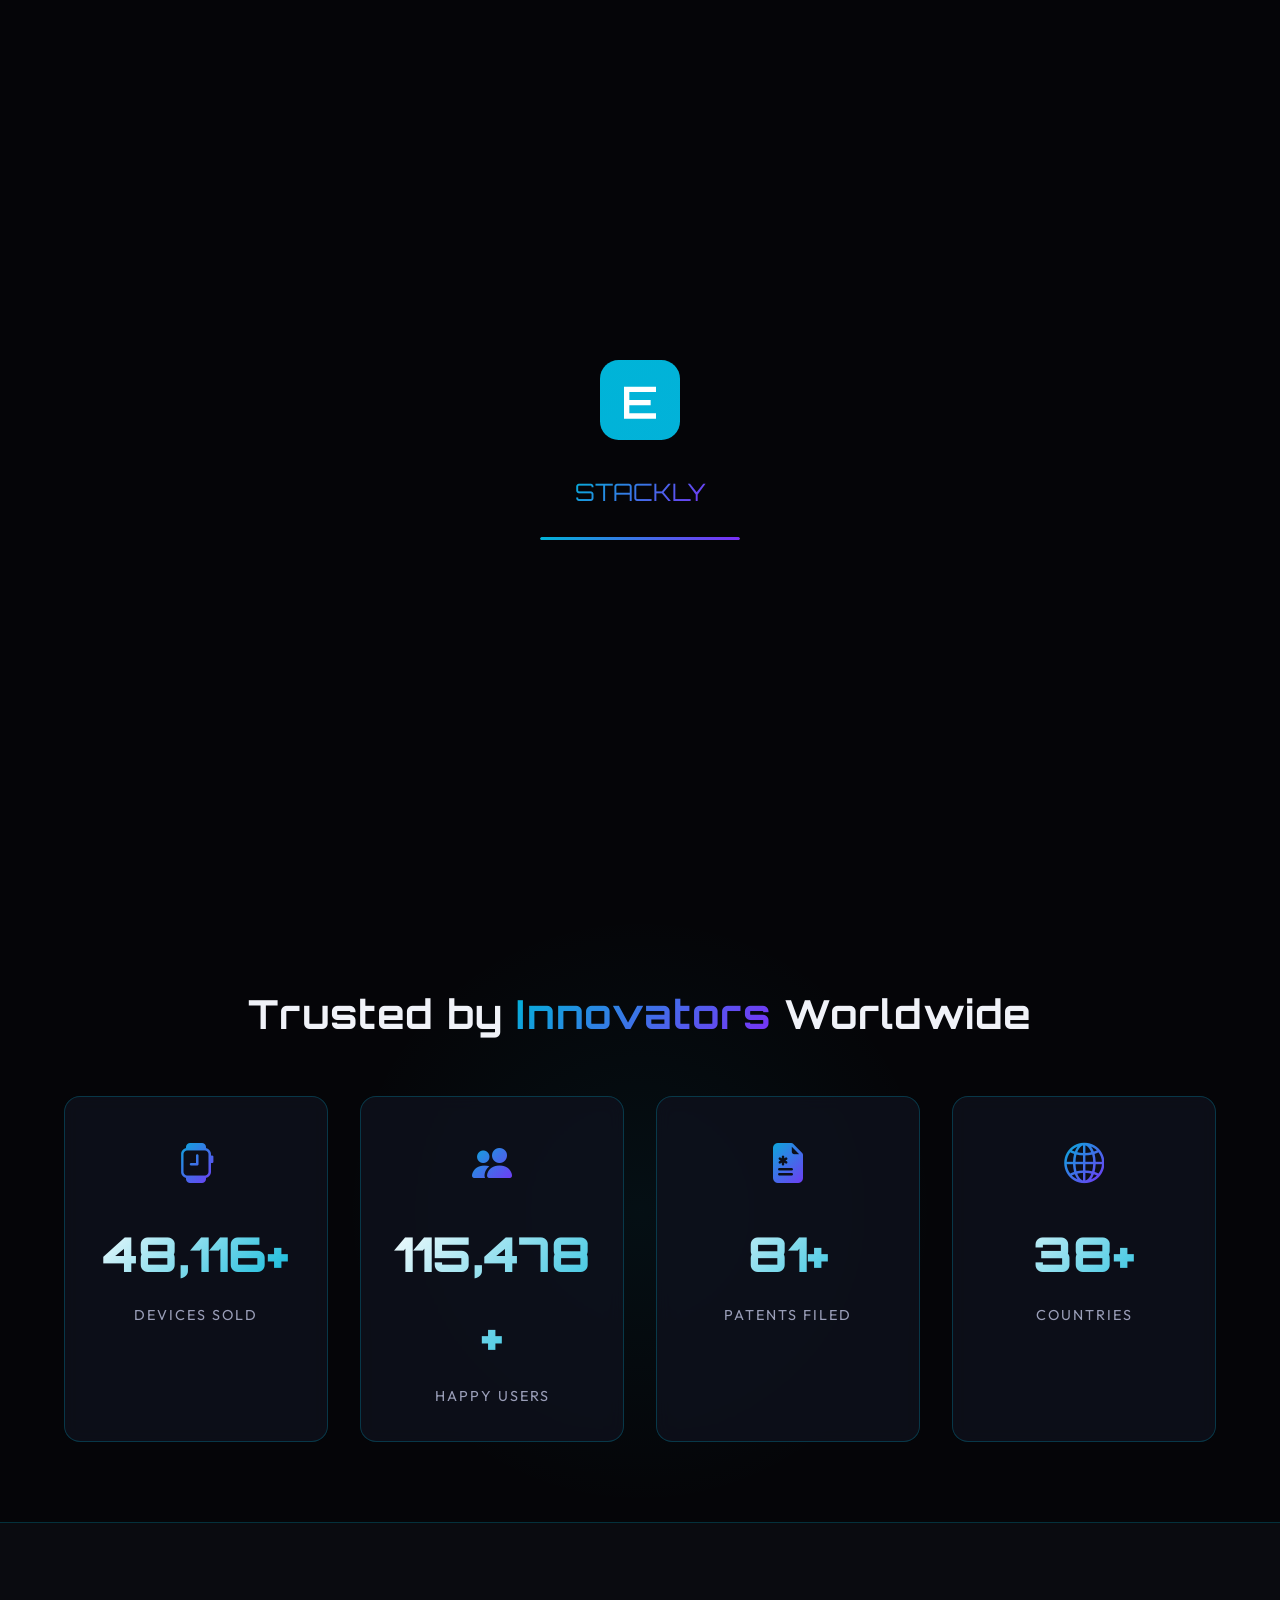
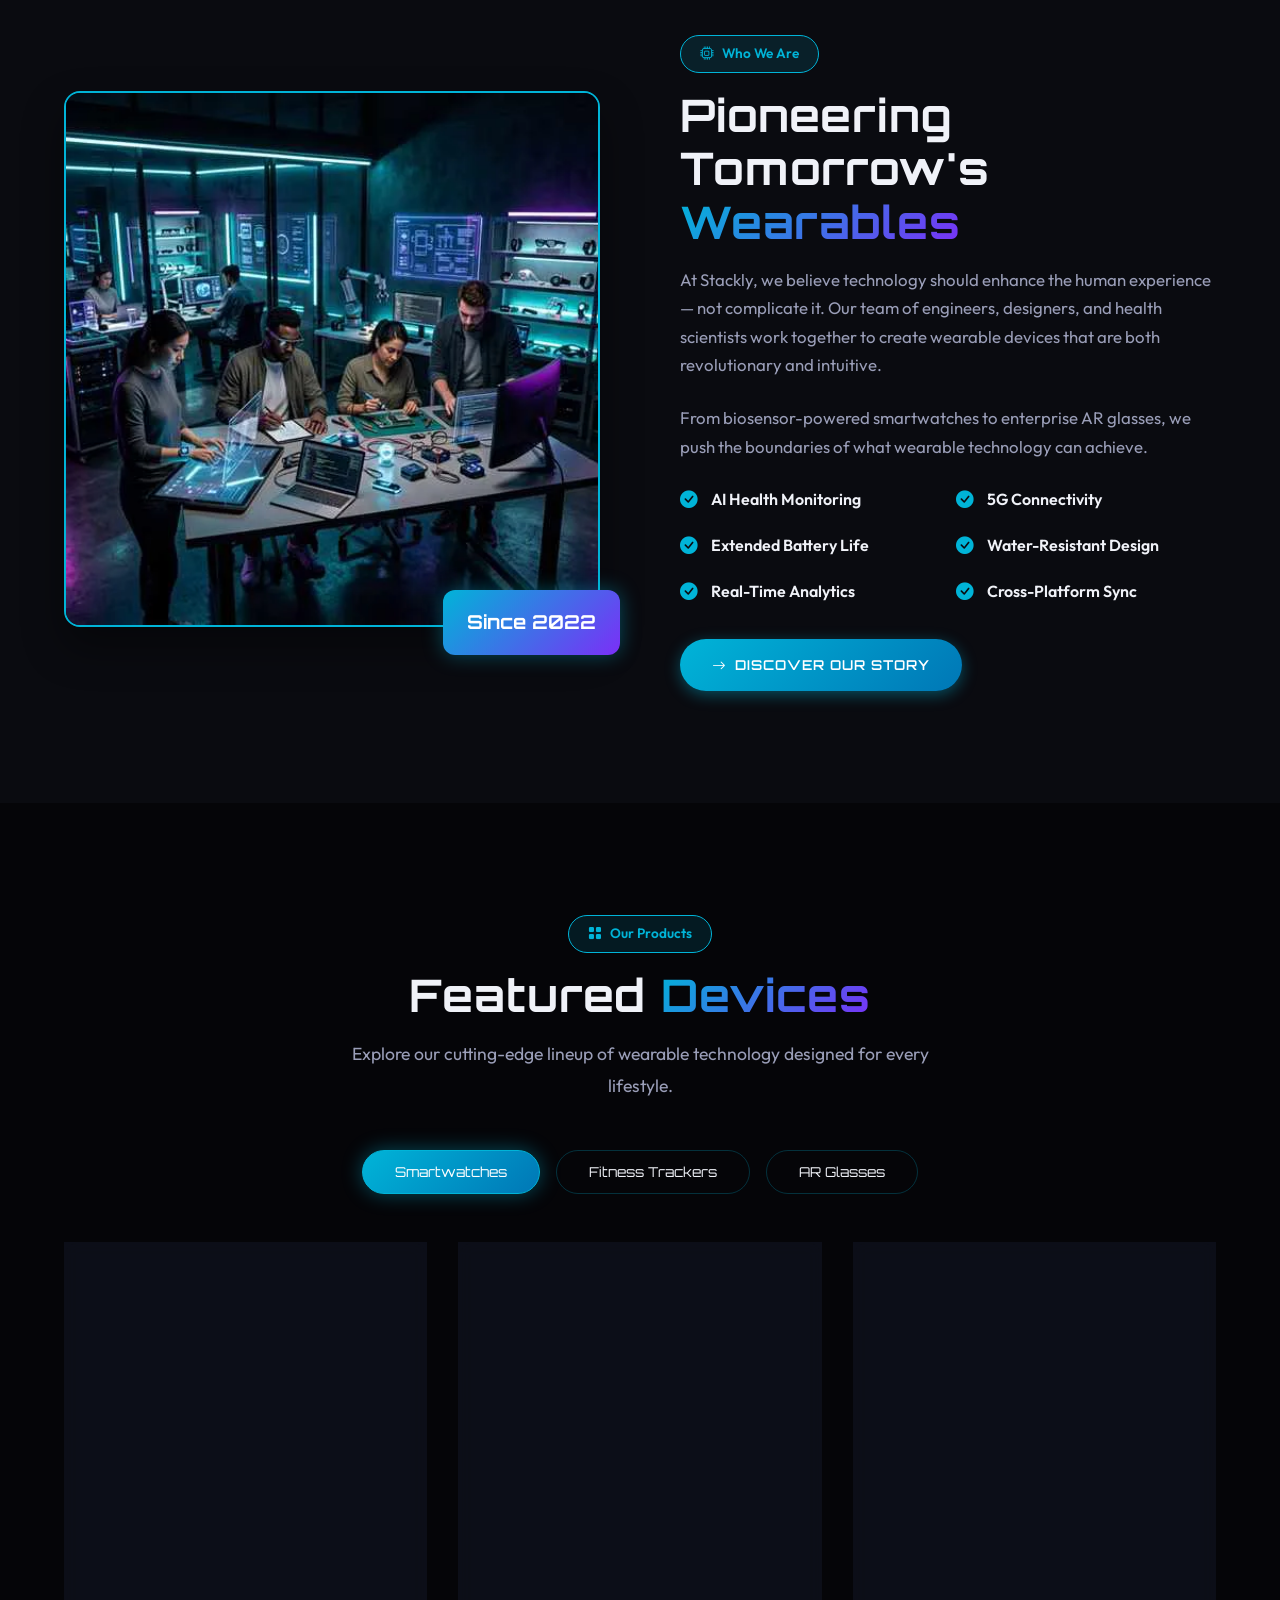
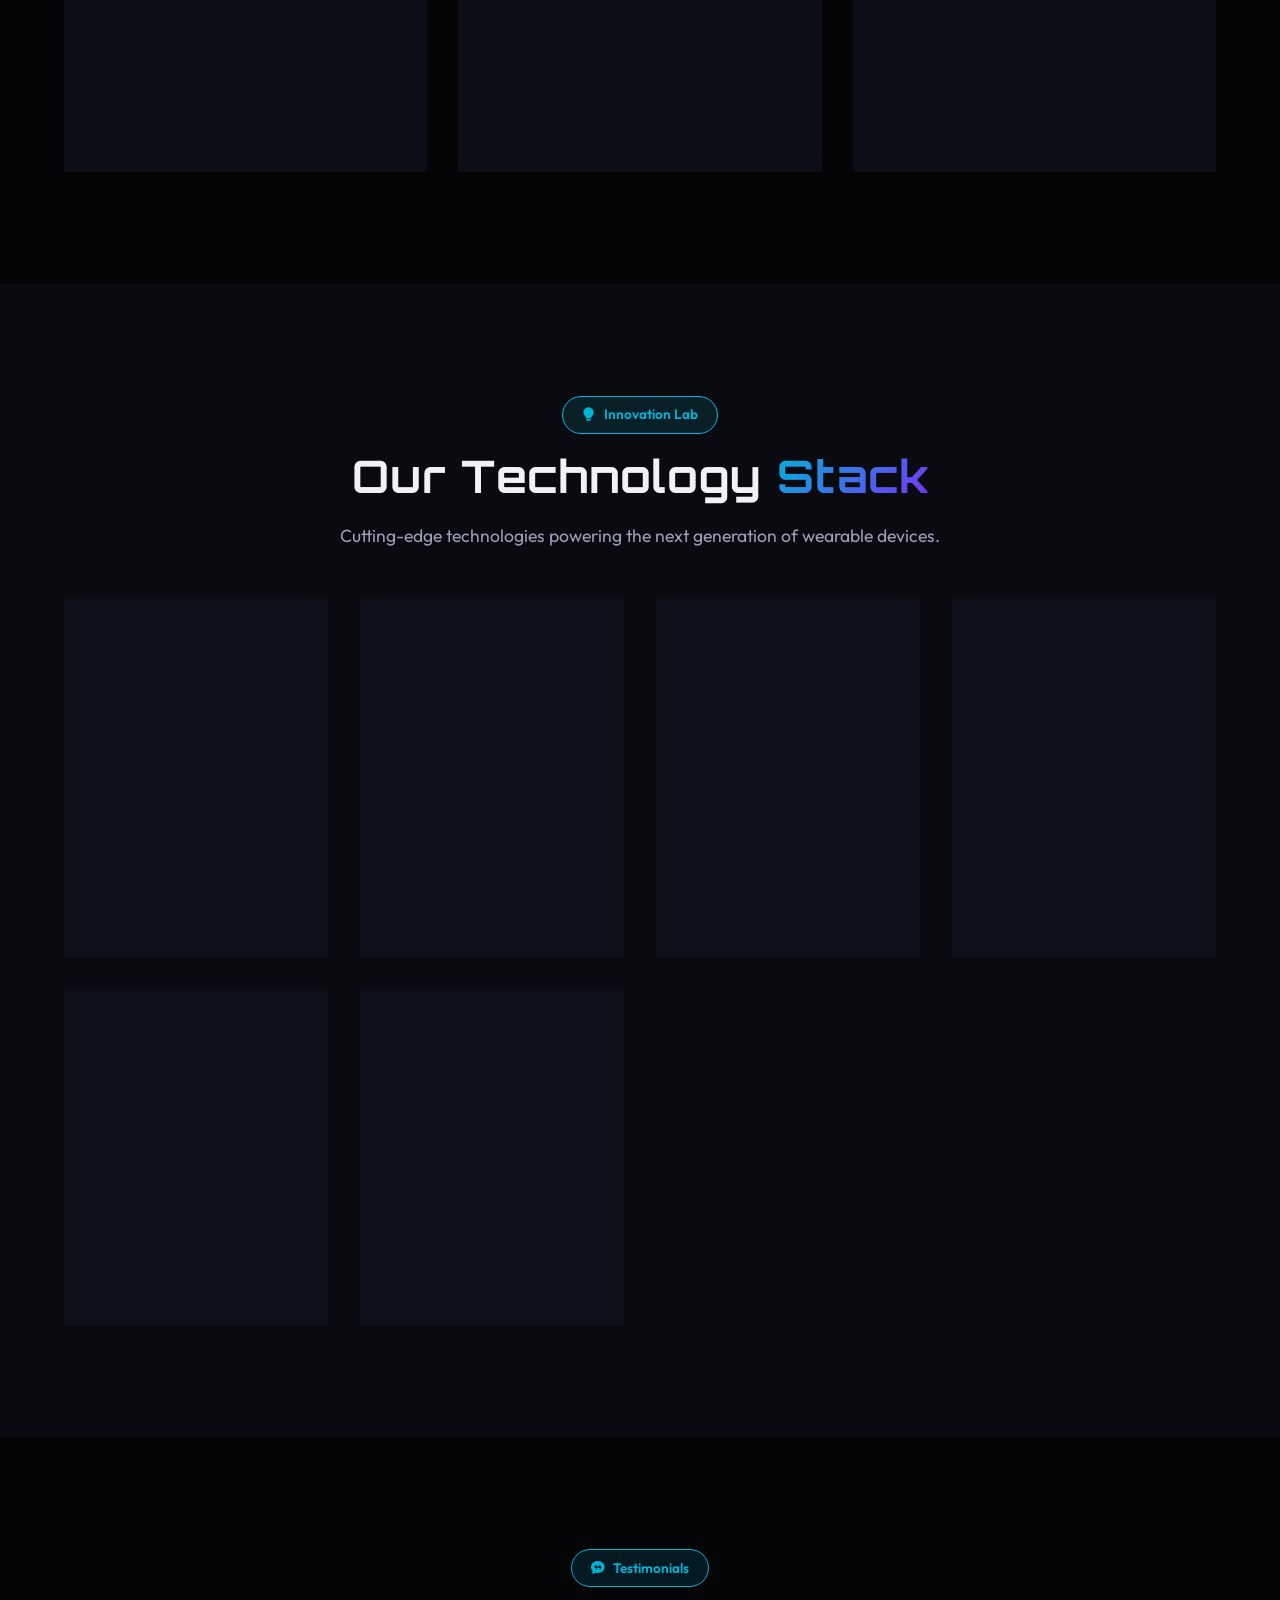
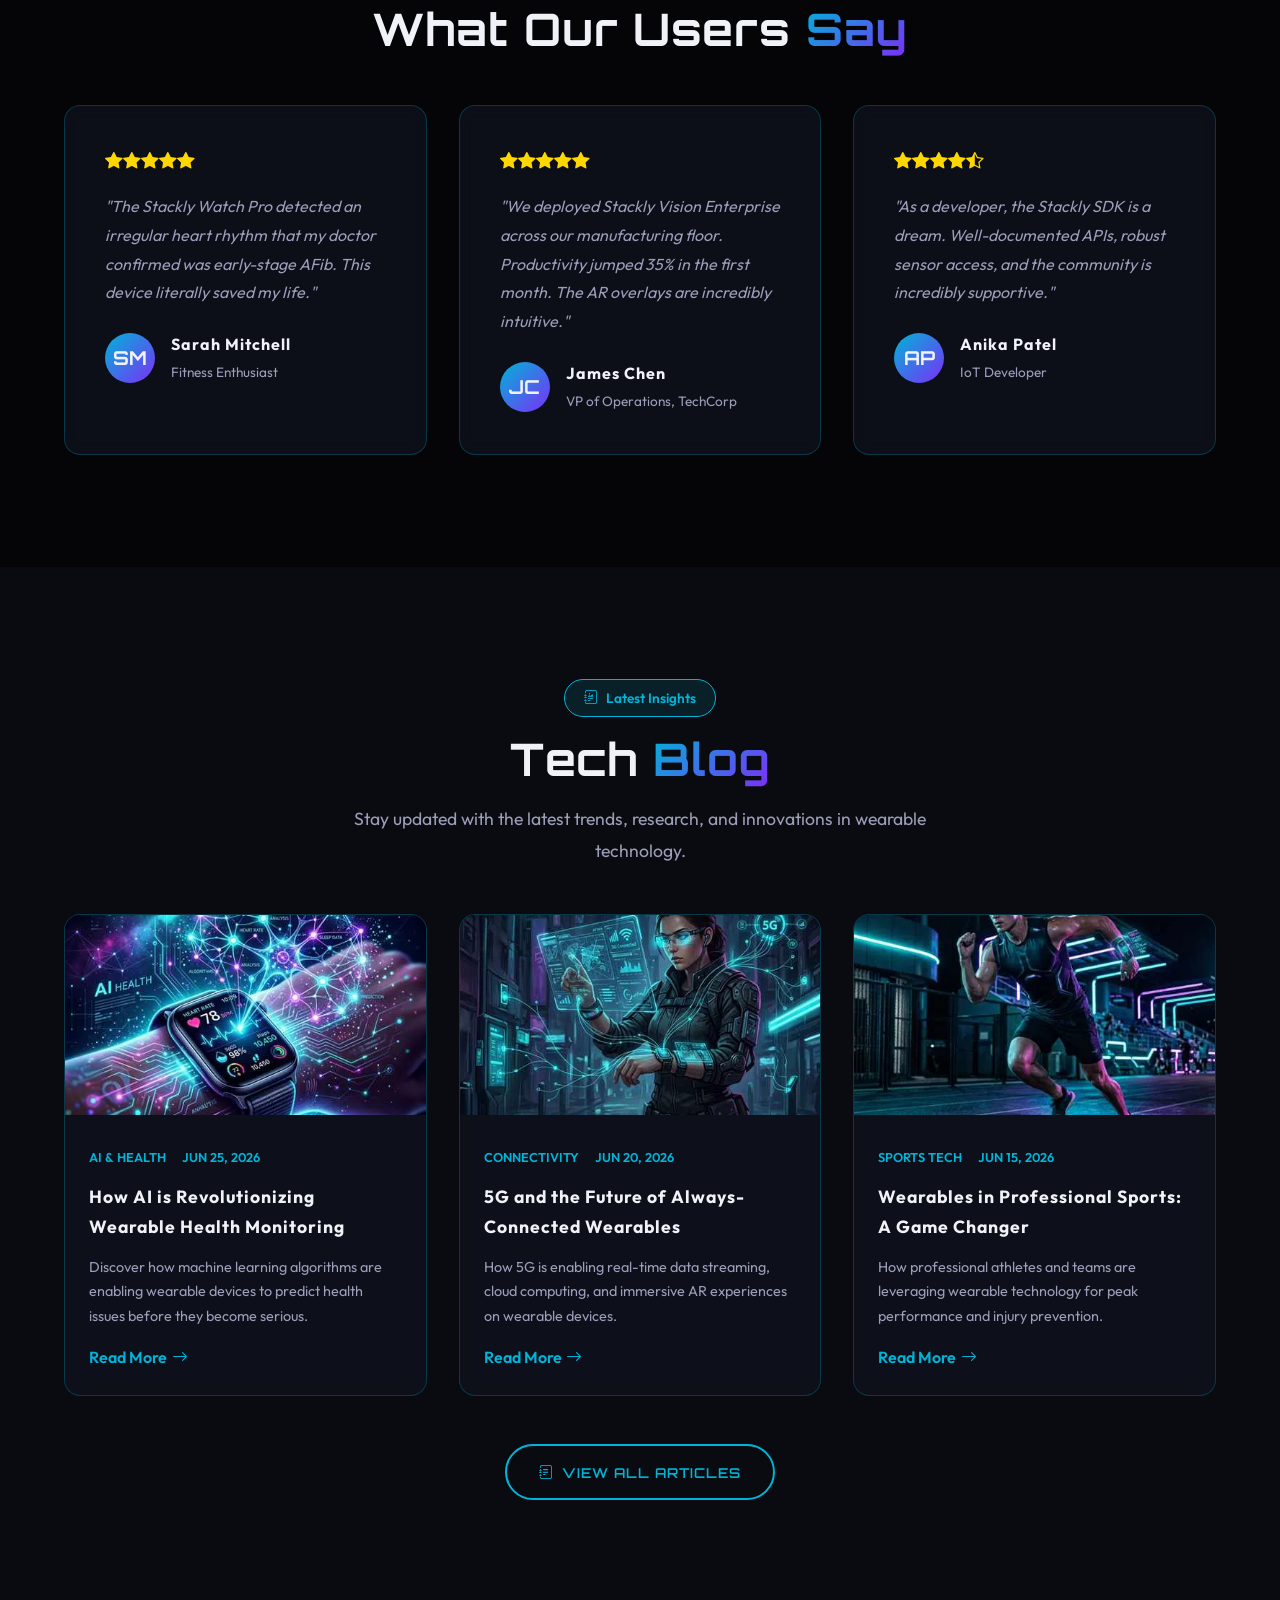
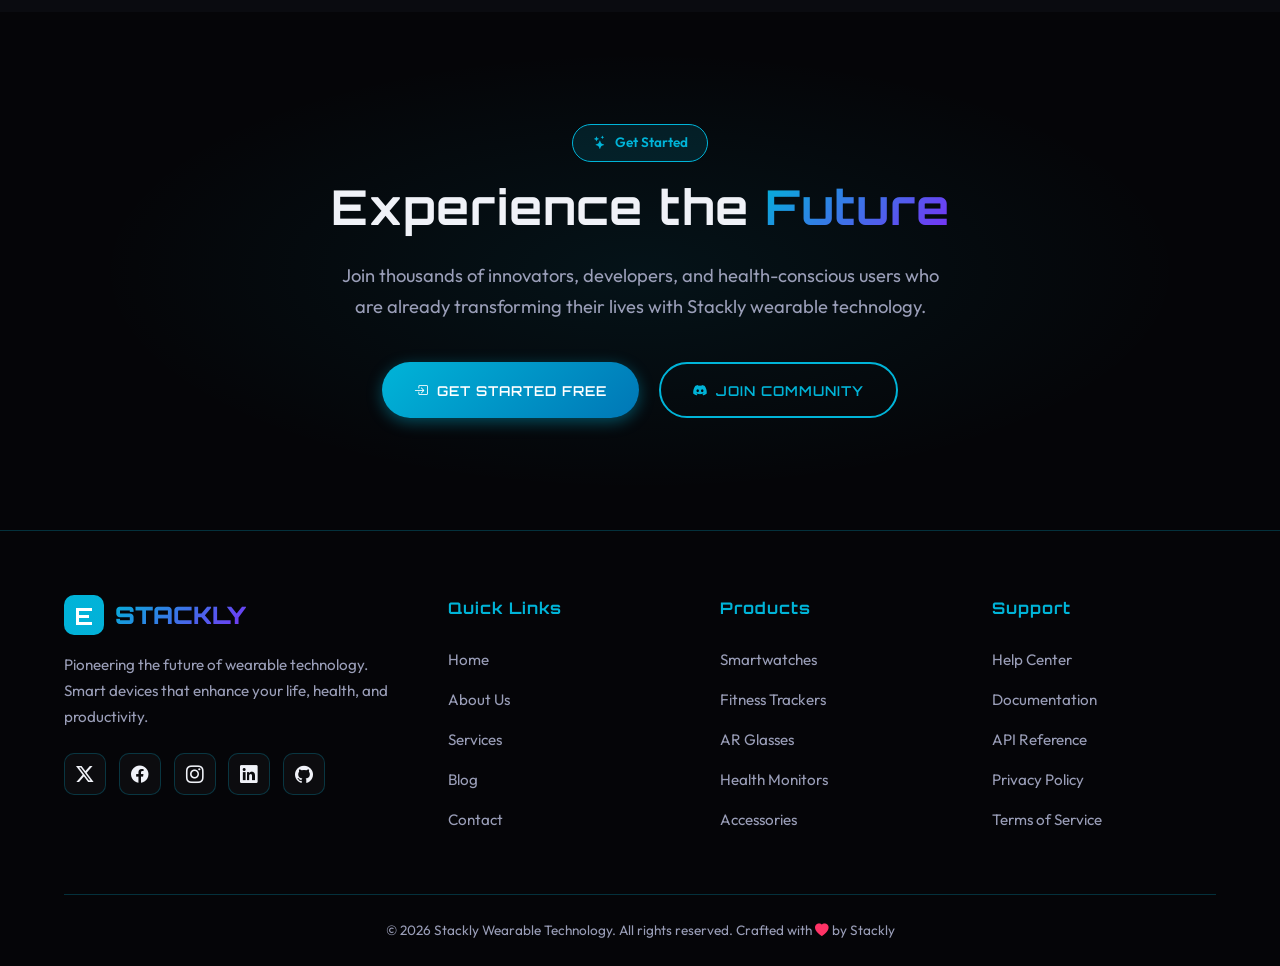
<file: index.html>
<!DOCTYPE html>
<html lang="en">
<head>
  <meta charset="UTF-8">
  <meta name="viewport" content="width=device-width, initial-scale=1.0">
  <meta name="description" content="Stackly Wearable Technology - The future of wearable devices. Smartwatches, fitness trackers, AR glasses, and health monitors.">
  <title>Stackly || Wearable Technology</title>
  <link href="https://cdn.jsdelivr.net/npm/bootstrap-icons@1.11.3/font/bootstrap-icons.css" rel="stylesheet">
  <link rel="stylesheet" href="style.css">
  <style>
    /* ===== HERO ===== */
    .hero-section {
      min-height: 100vh;
      display: flex;
      align-items: center;
      position: relative;
      overflow: hidden;
      padding-top: 100px;
      padding-bottom: 40px;
    }
    .hero-bg {
      position: absolute;
      top: 0; left: 0; width: 100%; height: 100%;
      z-index: 0;
    }
    .hero-bg img {
      width: 100%; height: 100%; object-fit: cover;
      filter: brightness(0.25);
    }
    .hero-overlay {
      position: absolute;
      top: 0; left: 0; width: 100%; height: 100%;
      background: linear-gradient(135deg, rgba(10,11,16,0.92), rgba(0,180,216,0.1), rgba(10,11,16,0.95));
      z-index: 1;
    }
    .hero-grid {
      display: grid;
      grid-template-columns: 1.2fr 0.8fr;
      gap: 3rem;
      align-items: center;
      position: relative;
      z-index: 2;
    }
    .hero-badge {
      display: inline-flex;
      align-items: center;
      gap: 0.5rem;
      padding: 0.5rem 1.2rem;
      background: rgba(0, 180, 216, 0.15);
      border: 1px solid var(--primary-color);
      border-radius: 25px;
      color: var(--primary-color);
      font-weight: 600;
      margin-bottom: 1.5rem;
      font-size: 0.9rem;
      animation: pulse 2s ease infinite;
    }
    .hero-title {
      font-size: 4.2rem;
      line-height: 1.1;
      margin-bottom: 1.5rem;
    }
    .hero-title span {
      background: linear-gradient(135deg, var(--primary-color), var(--secondary-color));
      -webkit-background-clip: text;
      -webkit-text-fill-color: transparent;
      background-clip: text;
    }
    .typed-wrapper {
      display: inline-block;
      min-width: 200px;
    }
    .typed-text {
      border-right: 3px solid var(--primary-color);
      padding-right: 5px;
      animation: glow 2s ease infinite;
    }
    .hero-text {
      font-size: 1.15rem;
      color: var(--text-muted);
      max-width: 550px;
      margin-bottom: 2.5rem;
      line-height: 1.8;
    }
    .hero-buttons {
      display: flex;
      gap: 1.2rem;
      flex-wrap: wrap;
    }
    .hero-image {
      position: relative;
    }
    .hero-image img {
      width: 100%;
      border-radius: 20px;
      border: 2px solid var(--border-color);
      box-shadow: 0 20px 60px rgba(0,0,0,0.5);
      animation: float 6s ease-in-out infinite;
    }
    .hero-image::before {
      content: '';
      position: absolute;
      top: -10px; right: -10px;
      width: 100%; height: 100%;
      border: 2px solid var(--primary-color);
      border-radius: 20px;
      z-index: -1;
      opacity: 0.3;
    }

    /* ===== STATS ===== */
    .stats-section {
      padding: 5rem 0;
      background: var(--darker-bg);
      border-bottom: 1px solid var(--border-color);
      position: relative;
      overflow: hidden;
    }
    .stats-section::before {
      content: '';
      position: absolute;
      top: 50%; left: 50%;
      width: 600px; height: 600px;
      background: radial-gradient(circle, rgba(0,180,216,0.06), transparent 70%);
      transform: translate(-50%, -50%);
    }
    .stats-title { text-align: center; font-size: 2.5rem; margin-bottom: 3rem; position: relative; }
    .stats-grid { display: grid; grid-template-columns: repeat(auto-fit, minmax(220px, 1fr)); gap: 2rem; }
    .stat-card { text-align: center; padding: 2rem; position: relative; }
    .stat-icon { font-size: 2.5rem; margin-bottom: 1rem; }
    .stat-icon i { background: linear-gradient(135deg, var(--primary-color), var(--secondary-color)); -webkit-background-clip: text; -webkit-text-fill-color: transparent; }
    .stat-number { font-size: 3rem; font-weight: 900; font-family: 'Orbitron', sans-serif; background: linear-gradient(135deg, #fff, var(--primary-color)); -webkit-background-clip: text; -webkit-text-fill-color: transparent; }
    .stat-label { font-size: 0.9rem; color: var(--text-muted); text-transform: uppercase; letter-spacing: 2px; margin-top: 0.5rem; }

    /* ===== ABOUT ===== */
    .about-section { padding: 7rem 0; position: relative; overflow: hidden; }
    .about-grid { display: grid; grid-template-columns: 1fr 1fr; gap: 5rem; align-items: center; }
    .about-img { position: relative; }
    .about-img img {
      width: 100%;
      border-radius: 16px;
      border: 2px solid var(--primary-color);
      box-shadow: 0 20px 40px rgba(0,0,0,0.4);
      transition: var(--transition);
    }
    .about-img:hover img {
      box-shadow: 0 25px 50px rgba(0,180,216,0.3);
      transform: scale(1.02);
    }
    .about-img .floating-badge {
      position: absolute;
      bottom: -20px; right: -20px;
      background: linear-gradient(135deg, var(--primary-color), var(--secondary-color));
      color: #fff;
      padding: 1rem 1.5rem;
      border-radius: 12px;
      font-family: 'Orbitron', sans-serif;
      font-weight: 700;
      font-size: 1.2rem;
      box-shadow: var(--glow-cyan);
      animation: float 4s ease-in-out infinite;
    }
    .about-text p { color: var(--text-muted); margin-bottom: 1.5rem; font-size: 1.05rem; }
    .features-list { display: grid; grid-template-columns: 1fr 1fr; gap: 1rem; margin-bottom: 2rem; }
    .features-list li { display: flex; align-items: center; gap: 0.8rem; font-weight: 600; transition: var(--transition); }
    .features-list li:hover { transform: translateX(5px); color: var(--primary-color); }
    .features-list i { color: var(--primary-color); font-size: 1.1rem; }

    /* ===== PRODUCTS ===== */
    .products-section { padding: 7rem 0; background: var(--darker-bg); position: relative; overflow: hidden; }
    .products-header { text-align: center; margin-bottom: 3rem; }
    .tab-buttons { display: flex; justify-content: center; gap: 1rem; margin-bottom: 3rem; flex-wrap: wrap; }
    .tab-btn { background: transparent; color: var(--text-light); border: 1px solid var(--border-color); padding: 0.8rem 2rem; border-radius: 30px; font-family: 'Orbitron', sans-serif; cursor: pointer; transition: var(--transition); font-size: 0.85rem; }
    .tab-btn.active, .tab-btn:hover { background: linear-gradient(135deg, var(--primary-color), #0077b6); border-color: var(--primary-color); box-shadow: var(--glow-cyan); color: #fff; }
    .tab-pane { display: none; }
    .tab-pane.active { display: grid; grid-template-columns: repeat(auto-fit, minmax(300px, 1fr)); gap: 2rem; }
    .product-card { text-align: center; }
    .product-card img { width: 100%; height: 220px; object-fit: cover; border-radius: 12px; margin-bottom: 1.5rem; }
    .product-card h3 { font-size: 1.2rem; margin-bottom: 0.5rem; }
    .product-card p { color: var(--text-muted); font-size: 0.95rem; margin-bottom: 1rem; }
    .product-card .price { font-family: 'Orbitron', sans-serif; font-size: 1.3rem; color: var(--accent-green); margin-bottom: 1rem; }

    /* ===== INNOVATION ===== */
    .innovation-section { padding: 7rem 0; position: relative; overflow: hidden; }
    .innovation-grid { display: grid; grid-template-columns: repeat(auto-fit, minmax(250px, 1fr)); gap: 2rem; margin-top: 3rem; }
    .innovation-card { text-align: center; padding: 2.5rem 1.5rem; }
    .innovation-card .icon { font-size: 3rem; margin-bottom: 1.5rem; display: inline-flex; align-items: center; justify-content: center; width: 80px; height: 80px; border-radius: 20px; background: rgba(0,180,216,0.1); border: 1px solid var(--border-color); }
    .innovation-card .icon i { background: linear-gradient(135deg, var(--primary-color), var(--secondary-color)); -webkit-background-clip: text; -webkit-text-fill-color: transparent; }
    .innovation-card h3 { font-size: 1.1rem; margin-bottom: 0.8rem; }
    .innovation-card p { color: var(--text-muted); font-size: 0.95rem; }

    /* ===== TESTIMONIALS ===== */
    .testimonials-section { padding: 7rem 0; background: var(--darker-bg); position: relative; overflow: hidden; }
    .testimonials-grid { display: grid; grid-template-columns: repeat(auto-fit, minmax(320px, 1fr)); gap: 2rem; margin-top: 3rem; }
    .testimonial-card { padding: 2.5rem; }
    .testimonial-stars { color: var(--accent-gold); font-size: 1.1rem; margin-bottom: 1rem; }
    .testimonial-text { color: var(--text-muted); font-size: 1rem; line-height: 1.8; margin-bottom: 1.5rem; font-style: italic; }
    .testimonial-author { display: flex; align-items: center; gap: 1rem; }
    .testimonial-avatar { width: 50px; height: 50px; border-radius: 50%; background: linear-gradient(135deg, var(--primary-color), var(--secondary-color)); display: flex; align-items: center; justify-content: center; font-family: 'Orbitron', sans-serif; font-weight: 700; font-size: 1.2rem; }
    .testimonial-info h4 { font-family: 'Outfit', sans-serif; font-size: 1rem; }
    .testimonial-info span { color: var(--text-muted); font-size: 0.85rem; }

    /* ===== BLOG PREVIEW ===== */
    .blog-preview-section { padding: 7rem 0; position: relative; overflow: hidden; }
    .blog-preview-grid { display: grid; grid-template-columns: repeat(auto-fit, minmax(320px, 1fr)); gap: 2rem; margin-top: 3rem; }
    .blog-card img { width: 100%; height: 200px; object-fit: cover; border-radius: 12px 12px 0 0; }
    .blog-card-content { padding: 1.5rem; }
    .blog-card-meta { display: flex; gap: 1rem; margin-bottom: 0.8rem; }
    .blog-card-meta span { font-size: 0.8rem; color: var(--primary-color); font-weight: 600; text-transform: uppercase; }
    .blog-card h3 { font-size: 1.1rem; margin-bottom: 0.8rem; font-family: 'Outfit', sans-serif; font-weight: 700; }
    .blog-card p { color: var(--text-muted); font-size: 0.9rem; margin-bottom: 1rem; }
    .blog-card .read-more { color: var(--primary-color); font-weight: 600; transition: var(--transition); display: inline-flex; align-items: center; gap: 0.3rem; }
    .blog-card .read-more:hover { gap: 0.8rem; }

    /* ===== CTA ===== */
    .cta-section { padding: 7rem 0; background: var(--darker-bg); position: relative; overflow: hidden; text-align: center; }
    .cta-section::before {
      content: '';
      position: absolute;
      top: 0; left: 0; width: 100%; height: 100%;
      background: radial-gradient(ellipse at center, rgba(0,180,216,0.08), transparent 60%);
    }
    .cta-content { position: relative; z-index: 2; }
    .cta-content h2 { font-size: 3rem; margin-bottom: 1.5rem; }
    .cta-content p { color: var(--text-muted); font-size: 1.15rem; max-width: 600px; margin: 0 auto 2.5rem; }
    .cta-buttons { display: flex; justify-content: center; gap: 1.2rem; flex-wrap: wrap; }

    /* ===== RESPONSIVE ===== */
    @media (max-width: 768px) {
      .hero-grid { grid-template-columns: 1fr; text-align: center; }
      .hero-title { font-size: 2.5rem; }
      .hero-text { margin: 0 auto 2rem; }
      .hero-buttons { justify-content: center; }
      .hero-image { margin-top: 2rem; }
      .about-grid { grid-template-columns: 1fr; }
      .features-list { grid-template-columns: 1fr; }
      .stats-grid { grid-template-columns: repeat(2, 1fr); }
      .stat-number { font-size: 2rem; }
      .cta-content h2 { font-size: 2rem; }
      .tab-pane.active { grid-template-columns: 1fr; }
    }
    @media (max-width: 480px) {
      .hero-title { font-size: 2rem; }
      .stats-grid { grid-template-columns: 1fr; }
    }
  </style>
</head>
<body>
  <!-- ===== SPLASH SCREEN ===== -->
  <div class="splash-screen" id="splashScreen">
    <div class="splash-logo">
      <svg viewBox="0 0 60 60" fill="none" xmlns="http://www.w3.org/2000/svg">
        <rect width="60" height="60" rx="14" fill="url(#splashGrad)"/>
        <path d="M18 20h24v4H22v6h16v4H22v6h20v4H18V20z" fill="#fff"/>
        <defs><linearGradient id="splashGrad" x1="0" y1="0" x2="60" y2="60"><stop stop-color="#00B4D8"/><stop offset="1" stop-color="#7B2FF7"/></linearGradient></defs>
      </svg>
    </div>
    <div class="splash-text">STACKLY</div>
    <div class="splash-bar"></div>
  </div>

  <!-- ===== NAVBAR ===== -->
  <nav class="navbar" id="navbar">
    <div class="nav-container">
      <a href="index.html" class="nav-logo">
        <svg viewBox="0 0 40 40" fill="none" xmlns="http://www.w3.org/2000/svg">
          <rect width="40" height="40" rx="10" fill="url(#logoGrad)"/>
          <path d="M12 13h16v3H15v4h10v3H15v4h13v3H12V13z" fill="#fff"/>
          <defs><linearGradient id="logoGrad" x1="0" y1="0" x2="40" y2="40"><stop stop-color="#00B4D8"/><stop offset="1" stop-color="#7B2FF7"/></linearGradient></defs>
        </svg>
        <span>STACKLY</span>
      </a>
      <div class="nav-links" id="navLinks">
        <a href="index.html" class="active">Home</a>
        <a href="about.html">About</a>
        <a href="services.html">Services</a>
        <a href="blog.html">Blog</a>
        <a href="contact.html">Contact</a>
        <div class="nav-auth">
          <a href="login.html" class="btn-secondary" style="padding: 0.6rem 1.2rem; font-size: 0.9rem;"><i class="bi bi-person-circle"></i> Login</a>
          <a href="register.html" class="btn-primary" style="padding: 0.6rem 1.2rem; font-size: 0.9rem;"><i class="bi bi-person-plus"></i> Register</a>
        </div>
      </div>
      <div class="hamburger" id="hamburger">
        <span></span><span></span><span></span>
      </div>
    </div>
  </nav>
  <div class="nav-overlay" id="navOverlay"></div>

  <!-- ===== HERO SECTION ===== -->
  <section class="hero-section" id="hero">
    <div class="hero-bg"><img src="images/hero-wearable.webp" alt="Wearable Technology"></div>
    <div class="hero-overlay"></div>
    <div class="container">
      <div class="hero-grid">
        <div class="hero-content">
          <div class="hero-badge"><i class="bi bi-lightning-charge-fill"></i> Next-Gen Wearable Tech</div>
          <h1 class="hero-title">The Future on<br>Your <span class="typed-wrapper"><span class="typed-text" id="typedText">Wrist</span></span></h1>
          <p class="hero-text">Experience cutting-edge wearable technology that seamlessly integrates with your lifestyle. From health monitoring to augmented reality — we're redefining how humans connect with technology.</p>
          <div class="hero-buttons">
            <a href="services.html" class="btn-primary"><i class="bi bi-rocket-takeoff"></i> Explore Products</a>
            <a href="about.html" class="btn-secondary"><i class="bi bi-play-circle"></i> Our Story</a>
          </div>
        </div>
        <div class="hero-image">
          <img src="images/product-smartwatch.webp" alt="Smart Watch">
        </div>
      </div>
    </div>
  </section>

  <!-- ===== STATS SECTION ===== -->
  <section class="stats-section" id="stats">
    <div class="container">
      <h2 class="stats-title fade-up">Trusted by <span style="background: linear-gradient(135deg, var(--primary-color), var(--secondary-color)); -webkit-background-clip: text; -webkit-text-fill-color: transparent;">Innovators</span> Worldwide</h2>
      <div class="stats-grid">
        <div class="stat-card glass-card fade-up delay-1">
          <div class="stat-icon"><i class="bi bi-smartwatch"></i></div>
          <div class="stat-number" data-target="50000" data-suffix="+">0</div>
          <div class="stat-label">Devices Sold</div>
        </div>
        <div class="stat-card glass-card fade-up delay-2">
          <div class="stat-icon"><i class="bi bi-people-fill"></i></div>
          <div class="stat-number" data-target="120000" data-suffix="+">0</div>
          <div class="stat-label">Happy Users</div>
        </div>
        <div class="stat-card glass-card fade-up delay-3">
          <div class="stat-icon"><i class="bi bi-file-earmark-medical-fill"></i></div>
          <div class="stat-number" data-target="85" data-suffix="+">0</div>
          <div class="stat-label">Patents Filed</div>
        </div>
        <div class="stat-card glass-card fade-up delay-4">
          <div class="stat-icon"><i class="bi bi-globe2"></i></div>
          <div class="stat-number" data-target="40" data-suffix="+">0</div>
          <div class="stat-label">Countries</div>
        </div>
      </div>
    </div>
  </section>

  <!-- ===== ABOUT PREVIEW ===== -->
  <section class="about-section" id="about">
    <div class="container">
      <div class="about-grid">
        <div class="about-img slide-left">
          <img src="images/about-wearable.webp" alt="About Stackly Wearables">
          <div class="floating-badge">Since 2022</div>
        </div>
        <div class="about-text slide-right">
          <div class="section-badge"><i class="bi bi-cpu"></i> Who We Are</div>
          <h2 class="section-title">Pioneering Tomorrow's <span>Wearables</span></h2>
          <p>At Stackly, we believe technology should enhance the human experience — not complicate it. Our team of engineers, designers, and health scientists work together to create wearable devices that are both revolutionary and intuitive.</p>
          <p>From biosensor-powered smartwatches to enterprise AR glasses, we push the boundaries of what wearable technology can achieve.</p>
          <ul class="features-list">
            <li><i class="bi bi-check-circle-fill"></i> AI Health Monitoring</li>
            <li><i class="bi bi-check-circle-fill"></i> 5G Connectivity</li>
            <li><i class="bi bi-check-circle-fill"></i> Extended Battery Life</li>
            <li><i class="bi bi-check-circle-fill"></i> Water-Resistant Design</li>
            <li><i class="bi bi-check-circle-fill"></i> Real-Time Analytics</li>
            <li><i class="bi bi-check-circle-fill"></i> Cross-Platform Sync</li>
          </ul>
          <a href="about.html" class="btn-primary"><i class="bi bi-arrow-right"></i> Discover Our Story</a>
        </div>
      </div>
    </div>
  </section>

  <!-- ===== FEATURED PRODUCTS ===== -->
  <section class="products-section tab-section" id="products">
    <div class="container">
      <div class="products-header fade-up">
        <div class="section-badge"><i class="bi bi-grid-fill"></i> Our Products</div>
        <h2 class="section-title">Featured <span>Devices</span></h2>
        <p class="section-desc" style="margin: 0 auto;">Explore our cutting-edge lineup of wearable technology designed for every lifestyle.</p>
      </div>
      <div class="tab-buttons fade-up">
        <button class="tab-btn active" data-tab="smartwatches">Smartwatches</button>
        <button class="tab-btn" data-tab="fitness">Fitness Trackers</button>
        <button class="tab-btn" data-tab="arglasses">AR Glasses</button>
      </div>
      <div class="tab-pane active" id="smartwatches">
        <div class="glass-card product-card fade-up delay-1">
          <img src="images/product-smartwatch.webp" alt="Stackly Watch Pro">
          <h3>Stackly Watch Pro</h3>
          <p>Advanced health monitoring with ECG, SpO2, and sleep analysis. 7-day battery life.</p>
          <div class="price">$399</div>
          <a href="error.html" class="btn-primary"><i class="bi bi-cart-plus"></i> Learn More</a>
        </div>
        <div class="glass-card product-card fade-up delay-2">
          <img src="images/product-smartwatch-elite.webp" alt="Stackly Watch Elite">
          <h3>Stackly Watch Elite</h3>
          <p>Premium titanium build with sapphire display. GPS, LTE, and NFC payments.</p>
          <div class="price">$599</div>
          <a href="error.html" class="btn-primary"><i class="bi bi-cart-plus"></i> Learn More</a>
        </div>
        <div class="glass-card product-card fade-up delay-3">
          <img src="images/product-smartwatch-lite.webp" alt="Stackly Watch Lite">
          <h3>Stackly Watch Lite</h3>
          <p>Lightweight and affordable. Heart rate, steps, and notifications. 14-day battery.</p>
          <div class="price">$199</div>
          <a href="error.html" class="btn-primary"><i class="bi bi-cart-plus"></i> Learn More</a>
        </div>
      </div>
      <div class="tab-pane" id="fitness">
        <div class="glass-card product-card fade-up delay-1">
          <img src="images/product-fitness.webp" alt="Stackly Band X">
          <h3>Stackly Band X</h3>
          <p>Ultra-slim fitness tracker with continuous heart rate and workout detection.</p>
          <div class="price">$149</div>
          <a href="error.html" class="btn-primary"><i class="bi bi-cart-plus"></i> Learn More</a>
        </div>
        <div class="glass-card product-card fade-up delay-2">
          <img src="images/product-fitness.webp" alt="Stackly Band Sport">
          <h3>Stackly Band Sport</h3>
          <p>Built for athletes. Water-resistant to 50m with 20+ sport modes.</p>
          <div class="price">$199</div>
          <a href="error.html" class="btn-primary"><i class="bi bi-cart-plus"></i> Learn More</a>
        </div>
        <div class="glass-card product-card fade-up delay-3">
          <img src="images/product-fitness.webp" alt="Stackly Band Kids">
          <h3>Stackly Band Kids</h3>
          <p>Safe, fun, and educational. GPS tracking with parental controls.</p>
          <div class="price">$79</div>
          <a href="error.html" class="btn-primary"><i class="bi bi-cart-plus"></i> Learn More</a>
        </div>
      </div>
      <div class="tab-pane" id="arglasses">
        <div class="glass-card product-card fade-up delay-1">
          <img src="images/product-arglasses.webp" alt="Stackly Vision Pro">
          <h3>Stackly Vision Pro</h3>
          <p>Full AR experience with spatial computing. 8-hour battery, lightweight frame.</p>
          <div class="price">$1,299</div>
          <a href="error.html" class="btn-primary"><i class="bi bi-cart-plus"></i> Learn More</a>
        </div>
        <div class="glass-card product-card fade-up delay-2">
          <img src="images/product-arglasses.webp" alt="Stackly Vision Lite">
          <h3>Stackly Vision Lite</h3>
          <p>Everyday smart glasses with heads-up display, camera, and voice assistant.</p>
          <div class="price">$499</div>
          <a href="error.html" class="btn-primary"><i class="bi bi-cart-plus"></i> Learn More</a>
        </div>
        <div class="glass-card product-card fade-up delay-3">
          <img src="images/product-arglasses.webp" alt="Stackly Vision Enterprise">
          <h3>Stackly Vision Enterprise</h3>
          <p>Enterprise-grade AR for field service, manufacturing, and remote collaboration.</p>
          <div class="price">$2,499</div>
          <a href="error.html" class="btn-primary"><i class="bi bi-cart-plus"></i> Learn More</a>
        </div>
      </div>
    </div>
  </section>

  <!-- ===== INNOVATION LAB ===== -->
  <section class="innovation-section" id="innovation">
    <div class="container">
      <div style="text-align: center;" class="fade-up">
        <div class="section-badge"><i class="bi bi-lightbulb-fill"></i> Innovation Lab</div>
        <h2 class="section-title">Our Technology <span>Stack</span></h2>
        <p class="section-desc" style="margin: 0 auto;">Cutting-edge technologies powering the next generation of wearable devices.</p>
      </div>
      <div class="innovation-grid">
        <div class="glass-card innovation-card fade-up delay-1">
          <div class="icon"><i class="bi bi-cpu-fill"></i></div>
          <h3>AI Health Engine</h3>
          <p>Machine learning algorithms analyze health data in real-time to provide personalized insights and early warnings.</p>
        </div>
        <div class="glass-card innovation-card fade-up delay-2">
          <div class="icon"><i class="bi bi-heart-pulse-fill"></i></div>
          <h3>Biosensors</h3>
          <p>Advanced optical and electrochemical sensors for continuous monitoring of heart rate, blood oxygen, and glucose.</p>
        </div>
        <div class="glass-card innovation-card fade-up delay-3">
          <div class="icon"><i class="bi bi-headset-vr"></i></div>
          <h3>AR Display Tech</h3>
          <p>Micro-LED waveguide displays delivering stunning AR visuals with minimal power consumption.</p>
        </div>
        <div class="glass-card innovation-card fade-up delay-4">
          <div class="icon"><i class="bi bi-battery-charging"></i></div>
          <h3>Power Optimization</h3>
          <p>Proprietary energy harvesting and ultra-low-power chipsets extending battery life up to 14 days.</p>
        </div>
        <div class="glass-card innovation-card fade-up delay-1">
          <div class="icon"><i class="bi bi-shield-lock-fill"></i></div>
          <h3>End-to-End Security</h3>
          <p>Hardware-level encryption and secure enclaves protecting your biometric and personal data.</p>
        </div>
        <div class="glass-card innovation-card fade-up delay-2">
          <div class="icon"><i class="bi bi-wifi"></i></div>
          <h3>5G + UWB</h3>
          <p>Ultra-fast connectivity with 5G and Ultra-Wideband for seamless device communication and location.</p>
        </div>
      </div>
    </div>
  </section>

  <!-- ===== TESTIMONIALS ===== -->
  <section class="testimonials-section" id="testimonials">
    <div class="container">
      <div style="text-align: center;" class="fade-up">
        <div class="section-badge"><i class="bi bi-chat-quote-fill"></i> Testimonials</div>
        <h2 class="section-title">What Our Users <span>Say</span></h2>
      </div>
      <div class="testimonials-grid">
        <div class="glass-card testimonial-card fade-up delay-1">
          <div class="testimonial-stars"><i class="bi bi-star-fill"></i><i class="bi bi-star-fill"></i><i class="bi bi-star-fill"></i><i class="bi bi-star-fill"></i><i class="bi bi-star-fill"></i></div>
          <p class="testimonial-text">"The Stackly Watch Pro detected an irregular heart rhythm that my doctor confirmed was early-stage AFib. This device literally saved my life."</p>
          <div class="testimonial-author">
            <div class="testimonial-avatar">SM</div>
            <div class="testimonial-info">
              <h4>Sarah Mitchell</h4>
              <span>Fitness Enthusiast</span>
            </div>
          </div>
        </div>
        <div class="glass-card testimonial-card fade-up delay-2">
          <div class="testimonial-stars"><i class="bi bi-star-fill"></i><i class="bi bi-star-fill"></i><i class="bi bi-star-fill"></i><i class="bi bi-star-fill"></i><i class="bi bi-star-fill"></i></div>
          <p class="testimonial-text">"We deployed Stackly Vision Enterprise across our manufacturing floor. Productivity jumped 35% in the first month. The AR overlays are incredibly intuitive."</p>
          <div class="testimonial-author">
            <div class="testimonial-avatar">JC</div>
            <div class="testimonial-info">
              <h4>James Chen</h4>
              <span>VP of Operations, TechCorp</span>
            </div>
          </div>
        </div>
        <div class="glass-card testimonial-card fade-up delay-3">
          <div class="testimonial-stars"><i class="bi bi-star-fill"></i><i class="bi bi-star-fill"></i><i class="bi bi-star-fill"></i><i class="bi bi-star-fill"></i><i class="bi bi-star-half"></i></div>
          <p class="testimonial-text">"As a developer, the Stackly SDK is a dream. Well-documented APIs, robust sensor access, and the community is incredibly supportive."</p>
          <div class="testimonial-author">
            <div class="testimonial-avatar">AP</div>
            <div class="testimonial-info">
              <h4>Anika Patel</h4>
              <span>IoT Developer</span>
            </div>
          </div>
        </div>
      </div>
    </div>
  </section>

  <!-- ===== BLOG PREVIEW ===== -->
  <section class="blog-preview-section" id="blog">
    <div class="container">
      <div style="text-align: center;" class="fade-up">
        <div class="section-badge"><i class="bi bi-journal-richtext"></i> Latest Insights</div>
        <h2 class="section-title">Tech <span>Blog</span></h2>
        <p class="section-desc" style="margin: 0 auto;">Stay updated with the latest trends, research, and innovations in wearable technology.</p>
      </div>
      <div class="blog-preview-grid">
        <div class="glass-card blog-card fade-up delay-1" style="padding: 0; overflow: hidden;">
          <img src="images/blog-1.webp" alt="AI Health Monitoring">
          <div class="blog-card-content">
            <div class="blog-card-meta"><span>AI & Health</span><span>Jun 25, 2026</span></div>
            <h3>How AI is Revolutionizing Wearable Health Monitoring</h3>
            <p>Discover how machine learning algorithms are enabling wearable devices to predict health issues before they become serious.</p>
            <a href="error.html" class="read-more">Read More <i class="bi bi-arrow-right"></i></a>
          </div>
        </div>
        <div class="glass-card blog-card fade-up delay-2" style="padding: 0; overflow: hidden;">
          <img src="images/blog-2.webp" alt="5G Wearables">
          <div class="blog-card-content">
            <div class="blog-card-meta"><span>Connectivity</span><span>Jun 20, 2026</span></div>
            <h3>5G and the Future of Always-Connected Wearables</h3>
            <p>How 5G is enabling real-time data streaming, cloud computing, and immersive AR experiences on wearable devices.</p>
            <a href="error.html" class="read-more">Read More <i class="bi bi-arrow-right"></i></a>
          </div>
        </div>
        <div class="glass-card blog-card fade-up delay-3" style="padding: 0; overflow: hidden;">
          <img src="images/blog-3.webp" alt="Sports Tech">
          <div class="blog-card-content">
            <div class="blog-card-meta"><span>Sports Tech</span><span>Jun 15, 2026</span></div>
            <h3>Wearables in Professional Sports: A Game Changer</h3>
            <p>How professional athletes and teams are leveraging wearable technology for peak performance and injury prevention.</p>
            <a href="error.html" class="read-more">Read More <i class="bi bi-arrow-right"></i></a>
          </div>
        </div>
      </div>
      <div style="text-align: center; margin-top: 3rem;" class="fade-up">
        <a href="blog.html" class="btn-secondary"><i class="bi bi-journal-text"></i> View All Articles</a>
      </div>
    </div>
  </section>

  <!-- ===== CTA SECTION ===== -->
  <section class="cta-section" id="cta">
    <div class="container">
      <div class="cta-content scale-in">
        <div class="section-badge"><i class="bi bi-stars"></i> Get Started</div>
        <h2 class="section-title">Experience the <span>Future</span></h2>
        <p>Join thousands of innovators, developers, and health-conscious users who are already transforming their lives with Stackly wearable technology.</p>
        <div class="cta-buttons">
          <a href="login.html" class="btn-primary"><i class="bi bi-box-arrow-in-right"></i> Get Started Free</a>
          <a href="error.html" class="btn-secondary"><i class="bi bi-discord"></i> Join Community</a>
        </div>
      </div>
    </div>
  </section>

  <!-- ===== FOOTER ===== -->
  <footer class="footer" id="footer">
    <div class="container">
      <div class="footer-grid">
        <div class="footer-brand">
          <a href="index.html" class="nav-logo" style="margin-bottom: 0.5rem;">
            <svg viewBox="0 0 40 40" fill="none" xmlns="http://www.w3.org/2000/svg">
              <rect width="40" height="40" rx="10" fill="url(#footLogoGrad)"/>
              <path d="M12 13h16v3H15v4h10v3H15v4h13v3H12V13z" fill="#fff"/>
              <defs><linearGradient id="footLogoGrad" x1="0" y1="0" x2="40" y2="40"><stop stop-color="#00B4D8"/><stop offset="1" stop-color="#7B2FF7"/></linearGradient></defs>
            </svg>
            <span>STACKLY</span>
          </a>
          <p>Pioneering the future of wearable technology. Smart devices that enhance your life, health, and productivity.</p>
          <div class="footer-socials">
            <a href="error.html"><i class="bi bi-twitter-x"></i></a>
            <a href="error.html"><i class="bi bi-facebook"></i></a>
            <a href="error.html"><i class="bi bi-instagram"></i></a>
            <a href="error.html"><i class="bi bi-linkedin"></i></a>
            <a href="error.html"><i class="bi bi-github"></i></a>
          </div>
        </div>
        <div class="footer-col">
          <h4>Quick Links</h4>
          <ul>
            <li><a href="index.html">Home</a></li>
            <li><a href="about.html">About Us</a></li>
            <li><a href="services.html">Services</a></li>
            <li><a href="blog.html">Blog</a></li>
            <li><a href="contact.html">Contact</a></li>
          </ul>
        </div>
        <div class="footer-col">
          <h4>Products</h4>
          <ul>
            <li><a href="error.html">Smartwatches</a></li>
            <li><a href="error.html">Fitness Trackers</a></li>
            <li><a href="error.html">AR Glasses</a></li>
            <li><a href="error.html">Health Monitors</a></li>
            <li><a href="error.html">Accessories</a></li>
          </ul>
        </div>
        <div class="footer-col">
          <h4>Support</h4>
          <ul>
            <li><a href="error.html">Help Center</a></li>
            <li><a href="error.html">Documentation</a></li>
            <li><a href="error.html">API Reference</a></li>
            <li><a href="error.html">Privacy Policy</a></li>
            <li><a href="error.html">Terms of Service</a></li>
          </ul>
        </div>
      </div>
      <div class="footer-bottom">
        <p>&copy; 2026 Stackly Wearable Technology. All rights reserved. Crafted with <i class="bi bi-heart-fill" style="color: var(--accent-pink);"></i> by Stackly</p>
      </div>
    </div>
  </footer>

  <script src="script.js"></script>
</body>
</html>
</file>
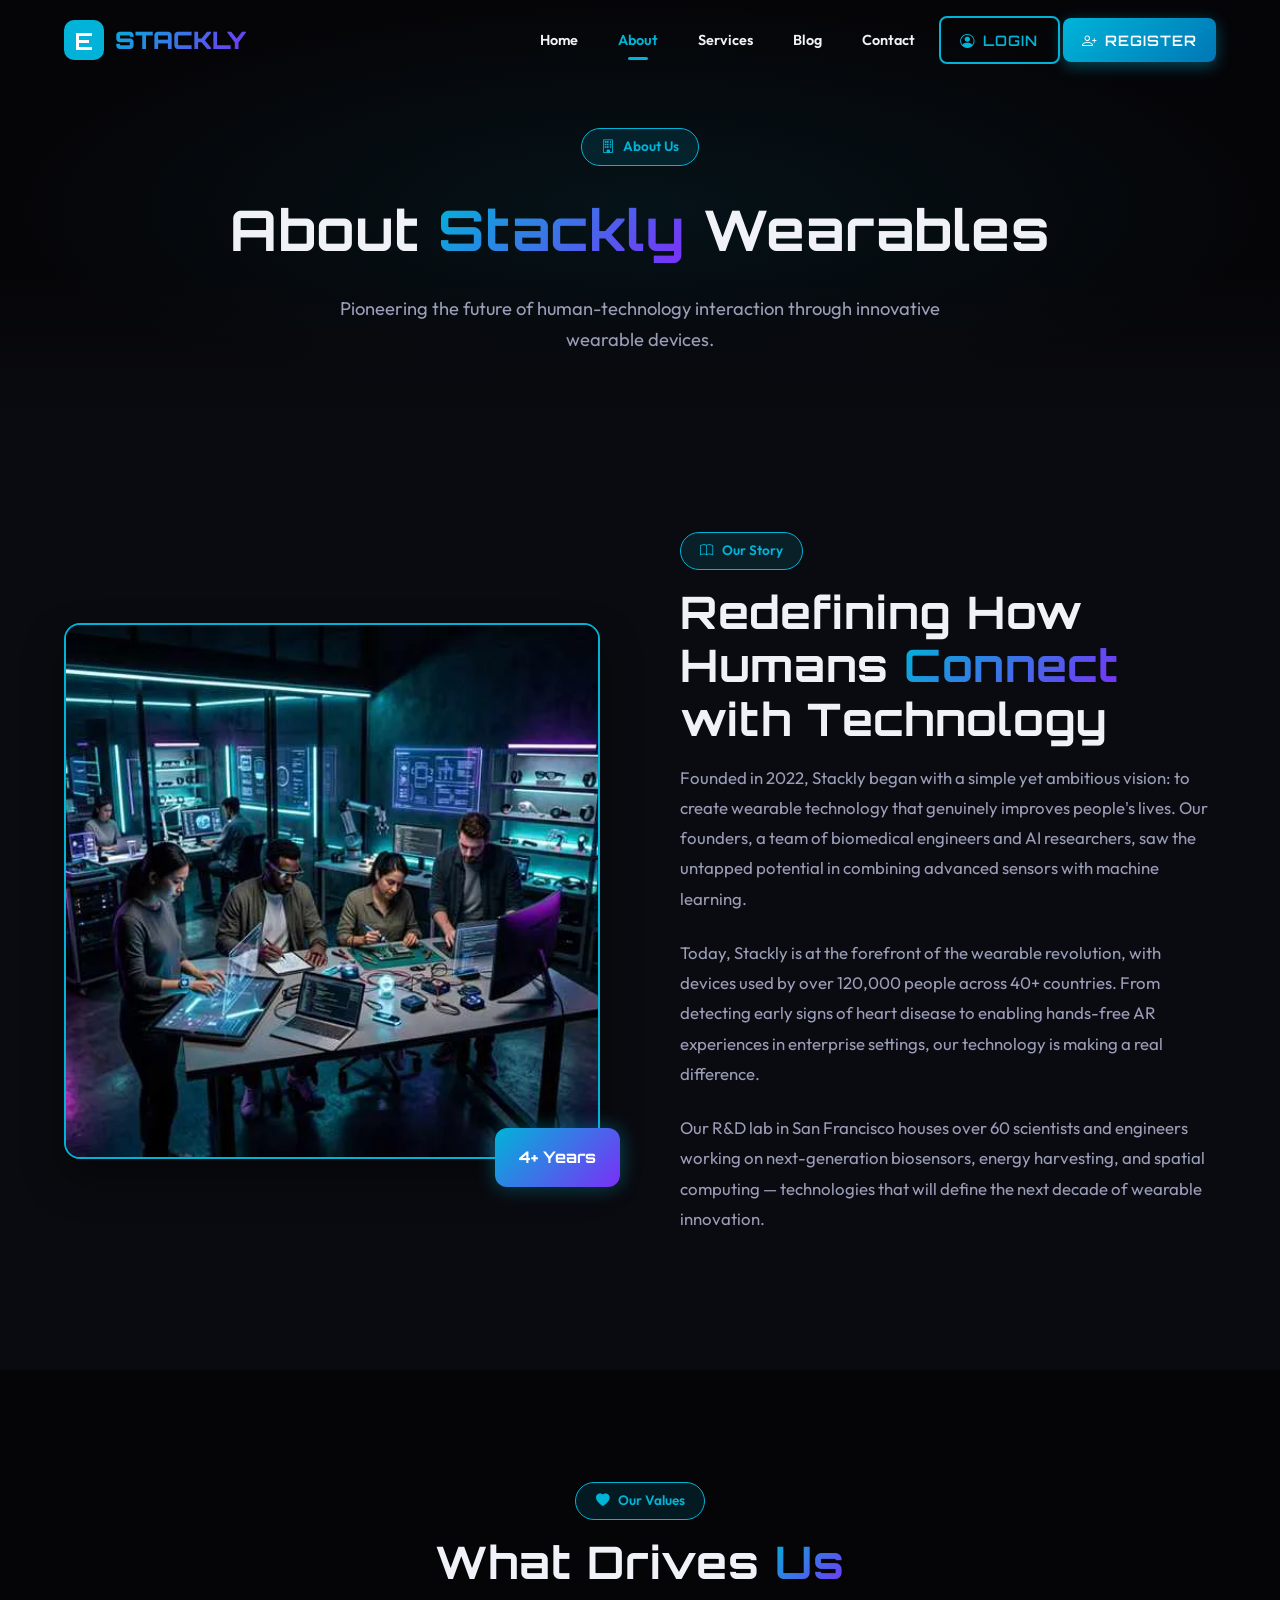
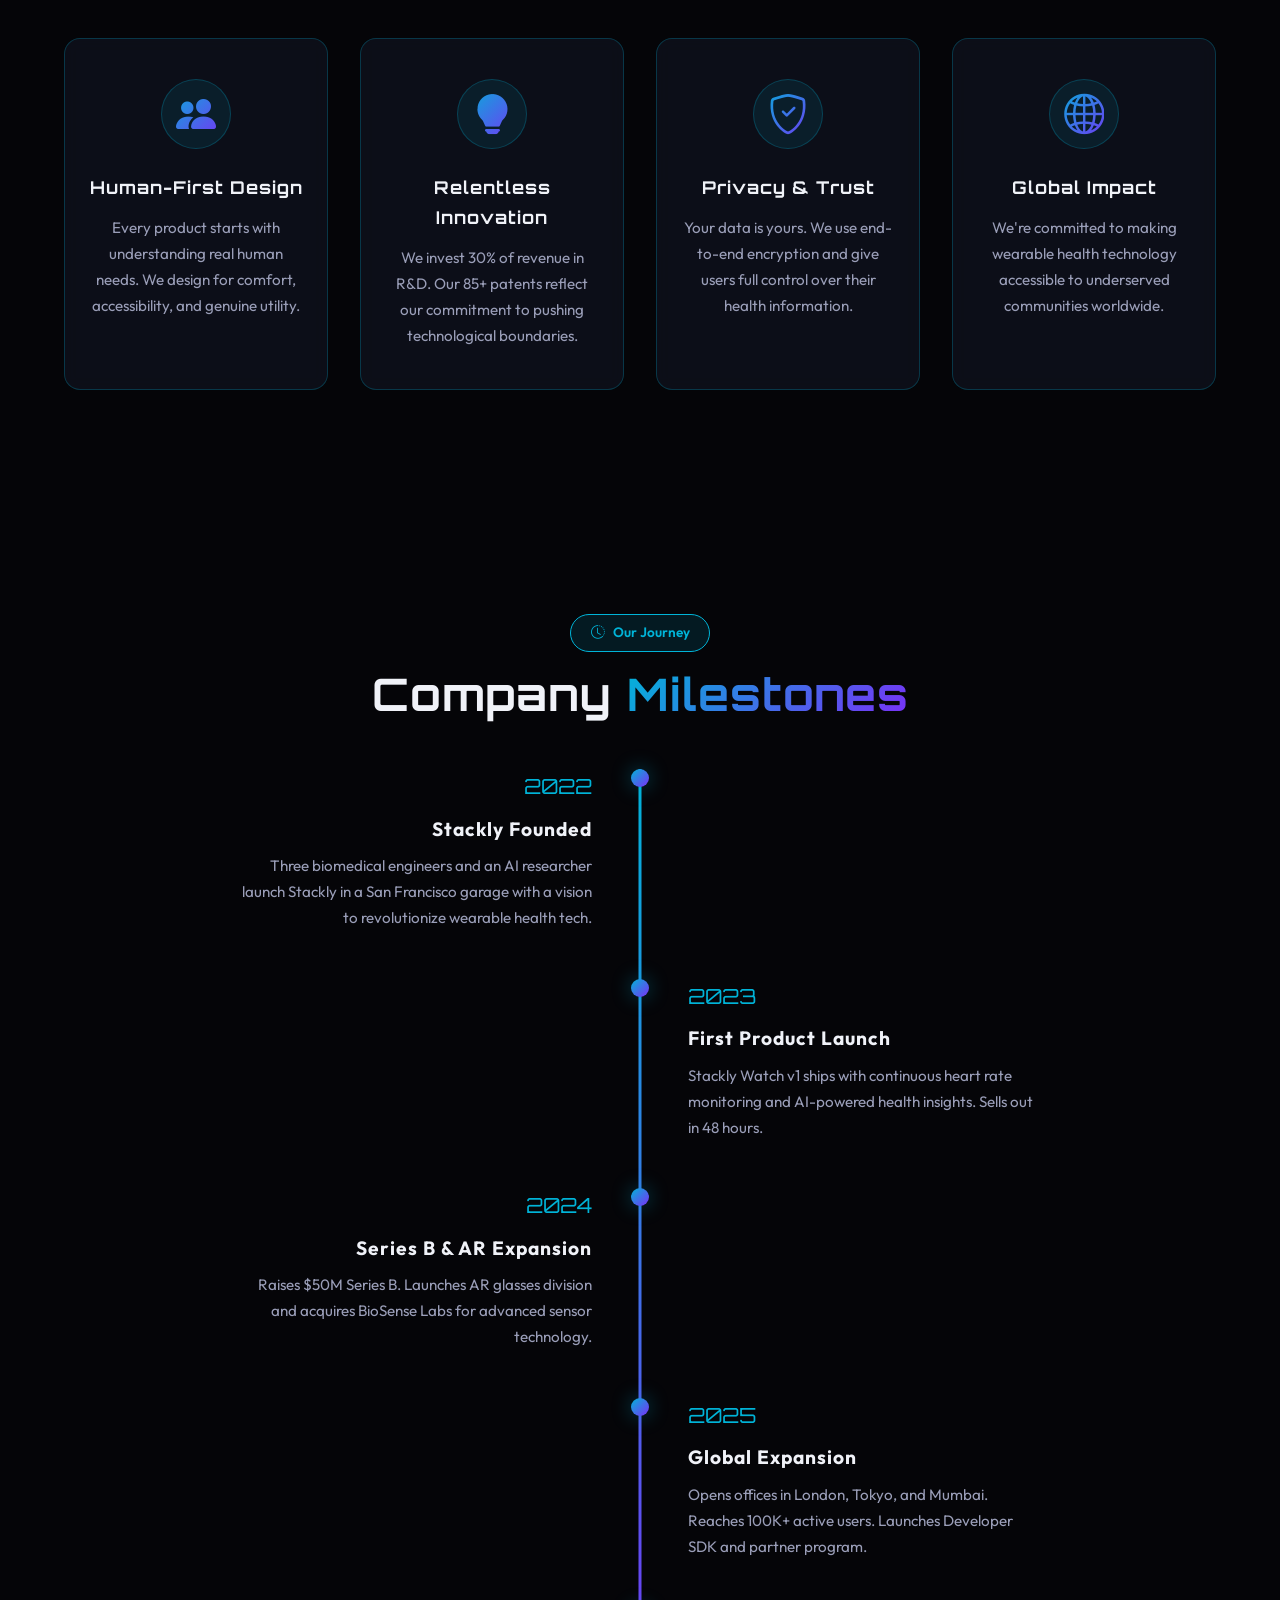
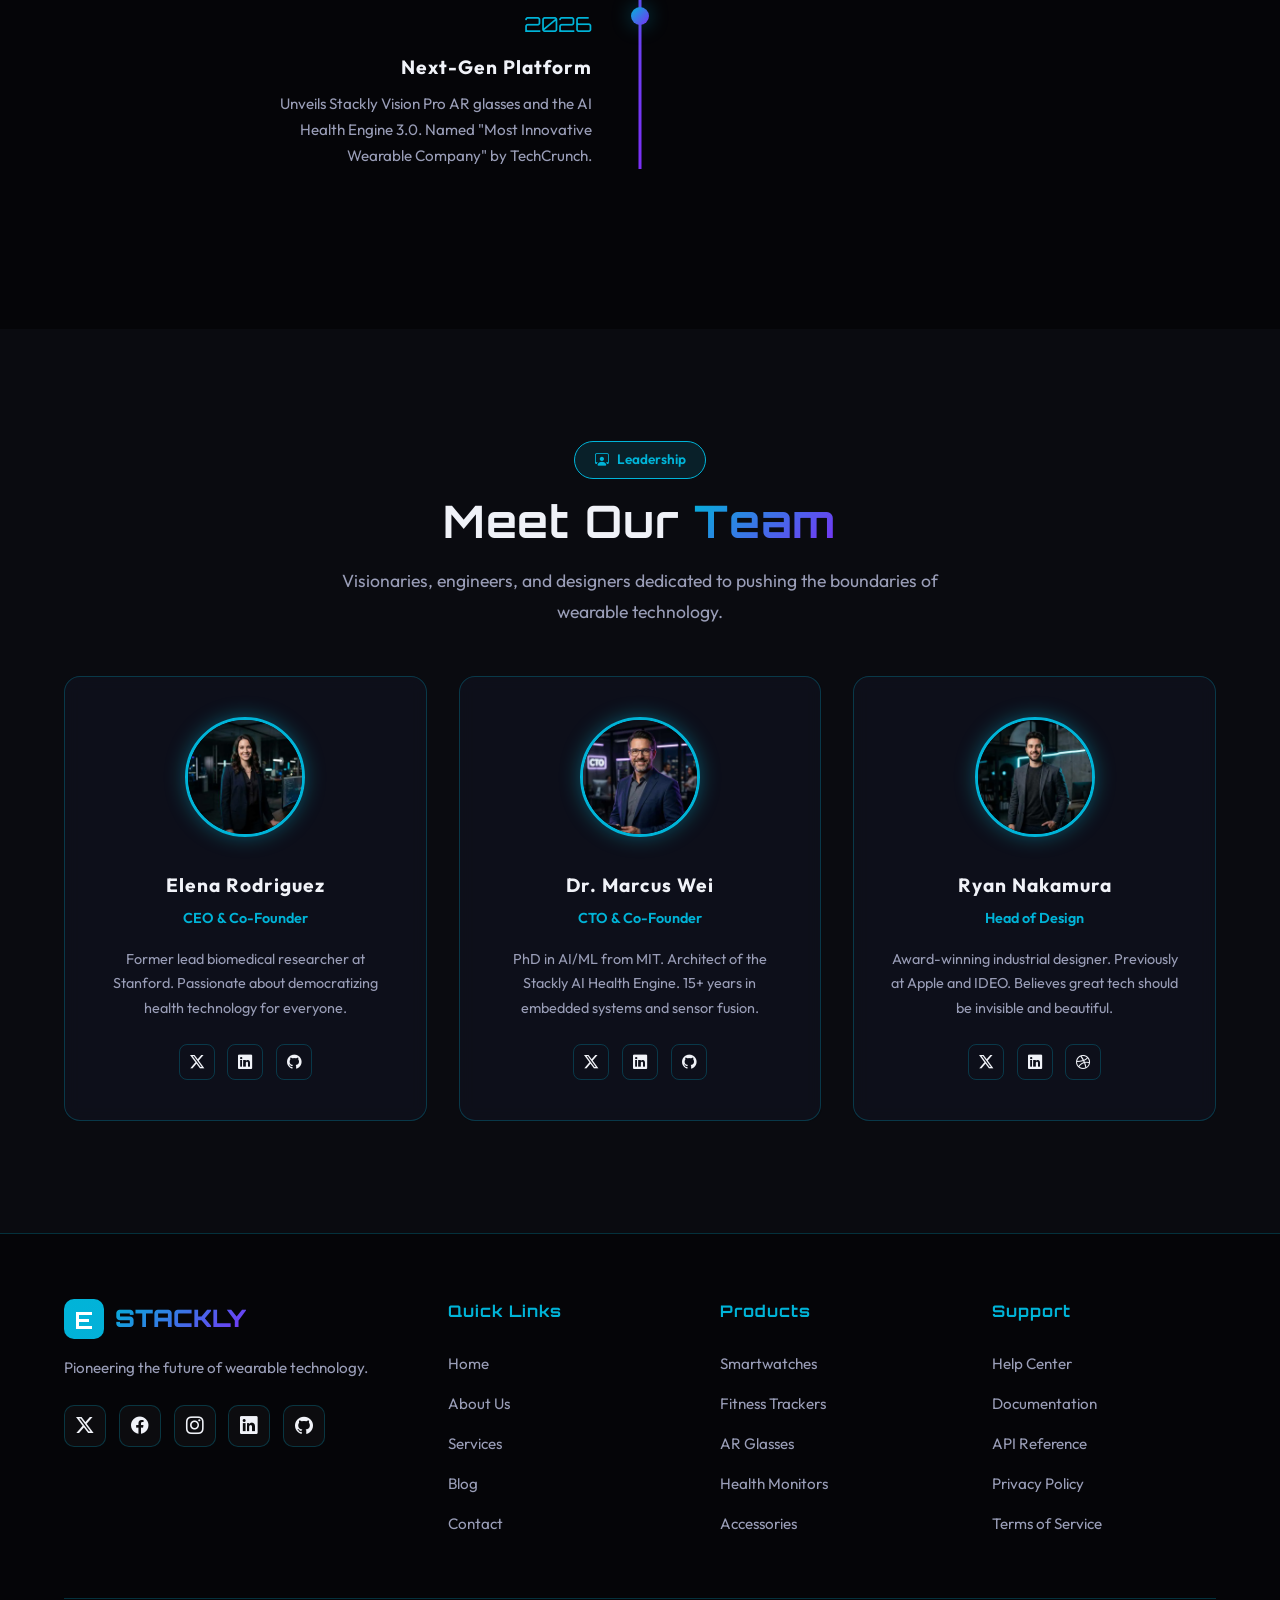
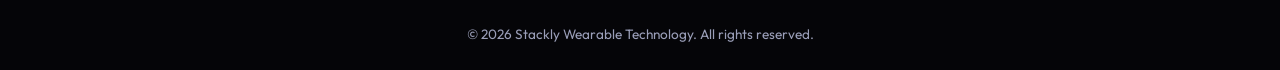
<file: about.html>
<!DOCTYPE html>
<html lang="en">
<head>
  <meta charset="UTF-8">
  <meta name="viewport" content="width=device-width, initial-scale=1.0">
  <meta name="description" content="Learn about Stackly - pioneers in wearable technology, our mission, team, and company milestones.">
  <title>About Us || Stackly Wearable Technology</title>
  <link href="https://cdn.jsdelivr.net/npm/bootstrap-icons@1.11.3/font/bootstrap-icons.css" rel="stylesheet">
  <link rel="stylesheet" href="style.css">
  <style>
    /* ===== STORY ===== */
    .story-section { padding: 7rem 0; position: relative; overflow: hidden; }
    .story-grid { display: grid; grid-template-columns: 1fr 1fr; gap: 5rem; align-items: center; }
    .story-img { position: relative; }
    .story-img img { width: 100%; border-radius: 16px; border: 2px solid var(--primary-color); box-shadow: 0 20px 40px rgba(0,0,0,0.4); transition: var(--transition); }
    .story-img:hover img { box-shadow: 0 25px 50px rgba(0,180,216,0.3); transform: scale(1.02); }
    .story-img .floating-badge {
      position: absolute; bottom: -20px; right: -20px;
      background: linear-gradient(135deg, var(--primary-color), var(--secondary-color));
      color: #fff; padding: 1rem 1.5rem; border-radius: 12px;
      font-family: 'Orbitron', sans-serif; font-weight: 700; font-size: 1rem;
      box-shadow: var(--glow-cyan); animation: float 4s ease-in-out infinite;
    }
    .story-text p { color: var(--text-muted); margin-bottom: 1.5rem; font-size: 1.05rem; line-height: 1.8; }

    /* ===== TIMELINE ===== */
    .timeline-section { padding: 7rem 0; background: var(--darker-bg); position: relative; overflow: hidden; }
    .timeline { position: relative; max-width: 800px; margin: 3rem auto 0; }
    .timeline::before {
      content: ''; position: absolute; left: 50%; top: 0; bottom: 0;
      width: 3px; background: linear-gradient(to bottom, var(--primary-color), var(--secondary-color));
      transform: translateX(-50%);
    }
    .timeline-item { position: relative; margin-bottom: 3rem; width: 50%; }
    .timeline-item:nth-child(odd) { padding-right: 3rem; text-align: right; }
    .timeline-item:nth-child(even) { padding-left: 3rem; left: 50%; }
    .timeline-dot {
      position: absolute; top: 0;
      width: 18px; height: 18px; border-radius: 50%;
      background: linear-gradient(135deg, var(--primary-color), var(--secondary-color));
      box-shadow: var(--glow-cyan);
    }
    .timeline-item:nth-child(odd) .timeline-dot { right: -9px; }
    .timeline-item:nth-child(even) .timeline-dot { left: -9px; }
    .timeline-year { font-family: 'Orbitron', sans-serif; font-size: 1.3rem; color: var(--primary-color); margin-bottom: 0.5rem; }
    .timeline-content h3 { font-family: 'Outfit', sans-serif; font-size: 1.2rem; margin-bottom: 0.5rem; }
    .timeline-content p { color: var(--text-muted); font-size: 0.95rem; }

    /* ===== TEAM ===== */
    .team-section { padding: 7rem 0; position: relative; overflow: hidden; }
    .team-grid { display: grid; grid-template-columns: repeat(auto-fit, minmax(280px, 1fr)); gap: 2rem; margin-top: 3rem; }
    .team-card { text-align: center; padding: 2.5rem 2rem; }
    .team-card img { width: 120px; height: 120px; border-radius: 50%; object-fit: cover; border: 3px solid var(--primary-color); margin-bottom: 1.5rem; box-shadow: var(--glow-cyan); }
    .team-card h3 { font-family: 'Outfit', sans-serif; font-size: 1.2rem; margin-bottom: 0.3rem; }
    .team-card .role { color: var(--primary-color); font-size: 0.9rem; font-weight: 600; margin-bottom: 1rem; }
    .team-card p { color: var(--text-muted); font-size: 0.9rem; margin-bottom: 1.5rem; }
    .team-socials { display: flex; justify-content: center; gap: 0.8rem; }
    .team-socials a { width: 36px; height: 36px; display: flex; align-items: center; justify-content: center; border-radius: 8px; border: 1px solid var(--border-color); transition: var(--transition); font-size: 0.9rem; }
    .team-socials a:hover { background: var(--primary-color); border-color: var(--primary-color); transform: translateY(-3px); }

    /* ===== VALUES ===== */
    .values-section { padding: 7rem 0; background: var(--darker-bg); position: relative; overflow: hidden; }
    .values-grid { display: grid; grid-template-columns: repeat(auto-fit, minmax(250px, 1fr)); gap: 2rem; margin-top: 3rem; }
    .value-card { text-align: center; padding: 2.5rem 1.5rem; }
    .value-card .icon { font-size: 2.5rem; margin-bottom: 1.5rem; display: inline-flex; align-items: center; justify-content: center; width: 70px; height: 70px; border-radius: 50%; background: rgba(0,180,216,0.1); border: 1px solid var(--border-color); }
    .value-card .icon i { background: linear-gradient(135deg, var(--primary-color), var(--secondary-color)); -webkit-background-clip: text; -webkit-text-fill-color: transparent; }
    .value-card h3 { font-size: 1.1rem; margin-bottom: 0.8rem; }
    .value-card p { color: var(--text-muted); font-size: 0.95rem; }

    @media (max-width: 768px) {
      .story-grid { grid-template-columns: 1fr; gap: 3rem; }
      .timeline::before { left: 20px; }
      .timeline-item { width: 100% !important; left: 0 !important; padding-left: 3.5rem !important; padding-right: 0 !important; text-align: left !important; }
      .timeline-dot { left: 11px !important; right: auto !important; }
    }
  </style>
</head>
<body>
  <!-- ===== NAVBAR ===== -->
  <nav class="navbar" id="navbar">
    <div class="nav-container">
      <a href="index.html" class="nav-logo">
        <svg viewBox="0 0 40 40" fill="none" xmlns="http://www.w3.org/2000/svg">
          <rect width="40" height="40" rx="10" fill="url(#logoGrad)"/>
          <path d="M12 13h16v3H15v4h10v3H15v4h13v3H12V13z" fill="#fff"/>
          <defs><linearGradient id="logoGrad" x1="0" y1="0" x2="40" y2="40"><stop stop-color="#00B4D8"/><stop offset="1" stop-color="#7B2FF7"/></linearGradient></defs>
        </svg>
        <span>STACKLY</span>
      </a>
      <div class="nav-links" id="navLinks">
        <a href="index.html">Home</a>
        <a href="about.html" class="active">About</a>
        <a href="services.html">Services</a>
        <a href="blog.html">Blog</a>
        <a href="contact.html">Contact</a>
        <div class="nav-auth">
          <a href="login.html" class="btn-secondary" style="padding: 0.6rem 1.2rem; font-size: 0.9rem;"><i class="bi bi-person-circle"></i> Login</a>
          <a href="register.html" class="btn-primary" style="padding: 0.6rem 1.2rem; font-size: 0.9rem;"><i class="bi bi-person-plus"></i> Register</a>
        </div>
      </div>
      <div class="hamburger" id="hamburger"><span></span><span></span><span></span></div>
    </div>
  </nav>
  <div class="nav-overlay" id="navOverlay"></div>

  <!-- ===== PAGE HERO ===== -->
  <section class="page-hero">
    <div class="page-hero-content">
      <div class="section-badge fade-up"><i class="bi bi-building"></i> About Us</div>
      <h1 class="fade-up">About <span>Stackly</span> Wearables</h1>
      <p class="fade-up">Pioneering the future of human-technology interaction through innovative wearable devices.</p>
    </div>
  </section>

  <!-- ===== STORY SECTION ===== -->
  <section class="story-section">
    <div class="container">
      <div class="story-grid">
        <div class="story-img slide-left">
          <img src="images/about-wearable.webp" alt="Our Story">
          <div class="floating-badge">4+ Years</div>
        </div>
        <div class="story-text slide-right">
          <div class="section-badge"><i class="bi bi-book"></i> Our Story</div>
          <h2 class="section-title">Redefining How Humans <span>Connect</span> with Technology</h2>
          <p>Founded in 2022, Stackly began with a simple yet ambitious vision: to create wearable technology that genuinely improves people's lives. Our founders, a team of biomedical engineers and AI researchers, saw the untapped potential in combining advanced sensors with machine learning.</p>
          <p>Today, Stackly is at the forefront of the wearable revolution, with devices used by over 120,000 people across 40+ countries. From detecting early signs of heart disease to enabling hands-free AR experiences in enterprise settings, our technology is making a real difference.</p>
          <p>Our R&D lab in San Francisco houses over 60 scientists and engineers working on next-generation biosensors, energy harvesting, and spatial computing — technologies that will define the next decade of wearable innovation.</p>
        </div>
      </div>
    </div>
  </section>

  <!-- ===== VALUES SECTION ===== -->
  <section class="values-section">
    <div class="container">
      <div style="text-align: center;" class="fade-up">
        <div class="section-badge"><i class="bi bi-heart-fill"></i> Our Values</div>
        <h2 class="section-title">What Drives <span>Us</span></h2>
      </div>
      <div class="values-grid">
        <div class="glass-card value-card fade-up delay-1">
          <div class="icon"><i class="bi bi-people-fill"></i></div>
          <h3>Human-First Design</h3>
          <p>Every product starts with understanding real human needs. We design for comfort, accessibility, and genuine utility.</p>
        </div>
        <div class="glass-card value-card fade-up delay-2">
          <div class="icon"><i class="bi bi-lightbulb-fill"></i></div>
          <h3>Relentless Innovation</h3>
          <p>We invest 30% of revenue in R&D. Our 85+ patents reflect our commitment to pushing technological boundaries.</p>
        </div>
        <div class="glass-card value-card fade-up delay-3">
          <div class="icon"><i class="bi bi-shield-check"></i></div>
          <h3>Privacy & Trust</h3>
          <p>Your data is yours. We use end-to-end encryption and give users full control over their health information.</p>
        </div>
        <div class="glass-card value-card fade-up delay-4">
          <div class="icon"><i class="bi bi-globe2"></i></div>
          <h3>Global Impact</h3>
          <p>We're committed to making wearable health technology accessible to underserved communities worldwide.</p>
        </div>
      </div>
    </div>
  </section>

  <!-- ===== TIMELINE ===== -->
  <section class="timeline-section">
    <div class="container">
      <div style="text-align: center;" class="fade-up">
        <div class="section-badge"><i class="bi bi-clock-history"></i> Our Journey</div>
        <h2 class="section-title">Company <span>Milestones</span></h2>
      </div>
      <div class="timeline">
        <div class="timeline-item fade-up">
          <div class="timeline-dot"></div>
          <div class="timeline-content">
            <div class="timeline-year">2022</div>
            <h3>Stackly Founded</h3>
            <p>Three biomedical engineers and an AI researcher launch Stackly in a San Francisco garage with a vision to revolutionize wearable health tech.</p>
          </div>
        </div>
        <div class="timeline-item fade-up">
          <div class="timeline-dot"></div>
          <div class="timeline-content">
            <div class="timeline-year">2023</div>
            <h3>First Product Launch</h3>
            <p>Stackly Watch v1 ships with continuous heart rate monitoring and AI-powered health insights. Sells out in 48 hours.</p>
          </div>
        </div>
        <div class="timeline-item fade-up">
          <div class="timeline-dot"></div>
          <div class="timeline-content">
            <div class="timeline-year">2024</div>
            <h3>Series B & AR Expansion</h3>
            <p>Raises $50M Series B. Launches AR glasses division and acquires BioSense Labs for advanced sensor technology.</p>
          </div>
        </div>
        <div class="timeline-item fade-up">
          <div class="timeline-dot"></div>
          <div class="timeline-content">
            <div class="timeline-year">2025</div>
            <h3>Global Expansion</h3>
            <p>Opens offices in London, Tokyo, and Mumbai. Reaches 100K+ active users. Launches Developer SDK and partner program.</p>
          </div>
        </div>
        <div class="timeline-item fade-up">
          <div class="timeline-dot"></div>
          <div class="timeline-content">
            <div class="timeline-year">2026</div>
            <h3>Next-Gen Platform</h3>
            <p>Unveils Stackly Vision Pro AR glasses and the AI Health Engine 3.0. Named "Most Innovative Wearable Company" by TechCrunch.</p>
          </div>
        </div>
      </div>
    </div>
  </section>

  <!-- ===== TEAM ===== -->
  <section class="team-section">
    <div class="container">
      <div style="text-align: center;" class="fade-up">
        <div class="section-badge"><i class="bi bi-person-workspace"></i> Leadership</div>
        <h2 class="section-title">Meet Our <span>Team</span></h2>
        <p class="section-desc" style="margin: 0 auto;">Visionaries, engineers, and designers dedicated to pushing the boundaries of wearable technology.</p>
      </div>
      <div class="team-grid">
        <div class="glass-card team-card fade-up delay-1">
          <img src="images/team-1.webp" alt="Elena Rodriguez">
          <h3>Elena Rodriguez</h3>
          <div class="role">CEO & Co-Founder</div>
          <p>Former lead biomedical researcher at Stanford. Passionate about democratizing health technology for everyone.</p>
          <div class="team-socials">
            <a href="error.html"><i class="bi bi-twitter-x"></i></a>
            <a href="error.html"><i class="bi bi-linkedin"></i></a>
            <a href="error.html"><i class="bi bi-github"></i></a>
          </div>
        </div>
        <div class="glass-card team-card fade-up delay-2">
          <img src="images/team-2.webp" alt="Dr. Marcus Wei">
          <h3>Dr. Marcus Wei</h3>
          <div class="role">CTO & Co-Founder</div>
          <p>PhD in AI/ML from MIT. Architect of the Stackly AI Health Engine. 15+ years in embedded systems and sensor fusion.</p>
          <div class="team-socials">
            <a href="error.html"><i class="bi bi-twitter-x"></i></a>
            <a href="error.html"><i class="bi bi-linkedin"></i></a>
            <a href="error.html"><i class="bi bi-github"></i></a>
          </div>
        </div>
        <div class="glass-card team-card fade-up delay-3">
          <img src="images/team-3.webp" alt="Ryan Nakamura">
          <h3>Ryan Nakamura</h3>
          <div class="role">Head of Design</div>
          <p>Award-winning industrial designer. Previously at Apple and IDEO. Believes great tech should be invisible and beautiful.</p>
          <div class="team-socials">
            <a href="error.html"><i class="bi bi-twitter-x"></i></a>
            <a href="error.html"><i class="bi bi-linkedin"></i></a>
            <a href="error.html"><i class="bi bi-dribbble"></i></a>
          </div>
        </div>
      </div>
    </div>
  </section>

  <!-- ===== FOOTER ===== -->
  <footer class="footer">
    <div class="container">
      <div class="footer-grid">
        <div class="footer-brand">
          <a href="index.html" class="nav-logo" style="margin-bottom: 0.5rem;">
            <svg viewBox="0 0 40 40" fill="none" xmlns="http://www.w3.org/2000/svg"><rect width="40" height="40" rx="10" fill="url(#fLG2)"/><path d="M12 13h16v3H15v4h10v3H15v4h13v3H12V13z" fill="#fff"/><defs><linearGradient id="fLG2" x1="0" y1="0" x2="40" y2="40"><stop stop-color="#00B4D8"/><stop offset="1" stop-color="#7B2FF7"/></linearGradient></defs></svg>
            <span>STACKLY</span>
          </a>
          <p>Pioneering the future of wearable technology.</p>
          <div class="footer-socials">
            <a href="error.html"><i class="bi bi-twitter-x"></i></a>
            <a href="error.html"><i class="bi bi-facebook"></i></a>
            <a href="error.html"><i class="bi bi-instagram"></i></a>
            <a href="error.html"><i class="bi bi-linkedin"></i></a>
            <a href="error.html"><i class="bi bi-github"></i></a>
          </div>
        </div>
        <div class="footer-col"><h4>Quick Links</h4><ul><li><a href="index.html">Home</a></li><li><a href="about.html">About Us</a></li><li><a href="services.html">Services</a></li><li><a href="blog.html">Blog</a></li><li><a href="contact.html">Contact</a></li></ul></div>
        <div class="footer-col"><h4>Products</h4><ul><li><a href="error.html">Smartwatches</a></li><li><a href="error.html">Fitness Trackers</a></li><li><a href="error.html">AR Glasses</a></li><li><a href="error.html">Health Monitors</a></li><li><a href="error.html">Accessories</a></li></ul></div>
        <div class="footer-col"><h4>Support</h4><ul><li><a href="error.html">Help Center</a></li><li><a href="error.html">Documentation</a></li><li><a href="error.html">API Reference</a></li><li><a href="error.html">Privacy Policy</a></li><li><a href="error.html">Terms of Service</a></li></ul></div>
      </div>
      <div class="footer-bottom"><p>&copy; 2026 Stackly Wearable Technology. All rights reserved.</p></div>
    </div>
  </footer>
  <script src="script.js"></script>
</body>
</html>
</file>
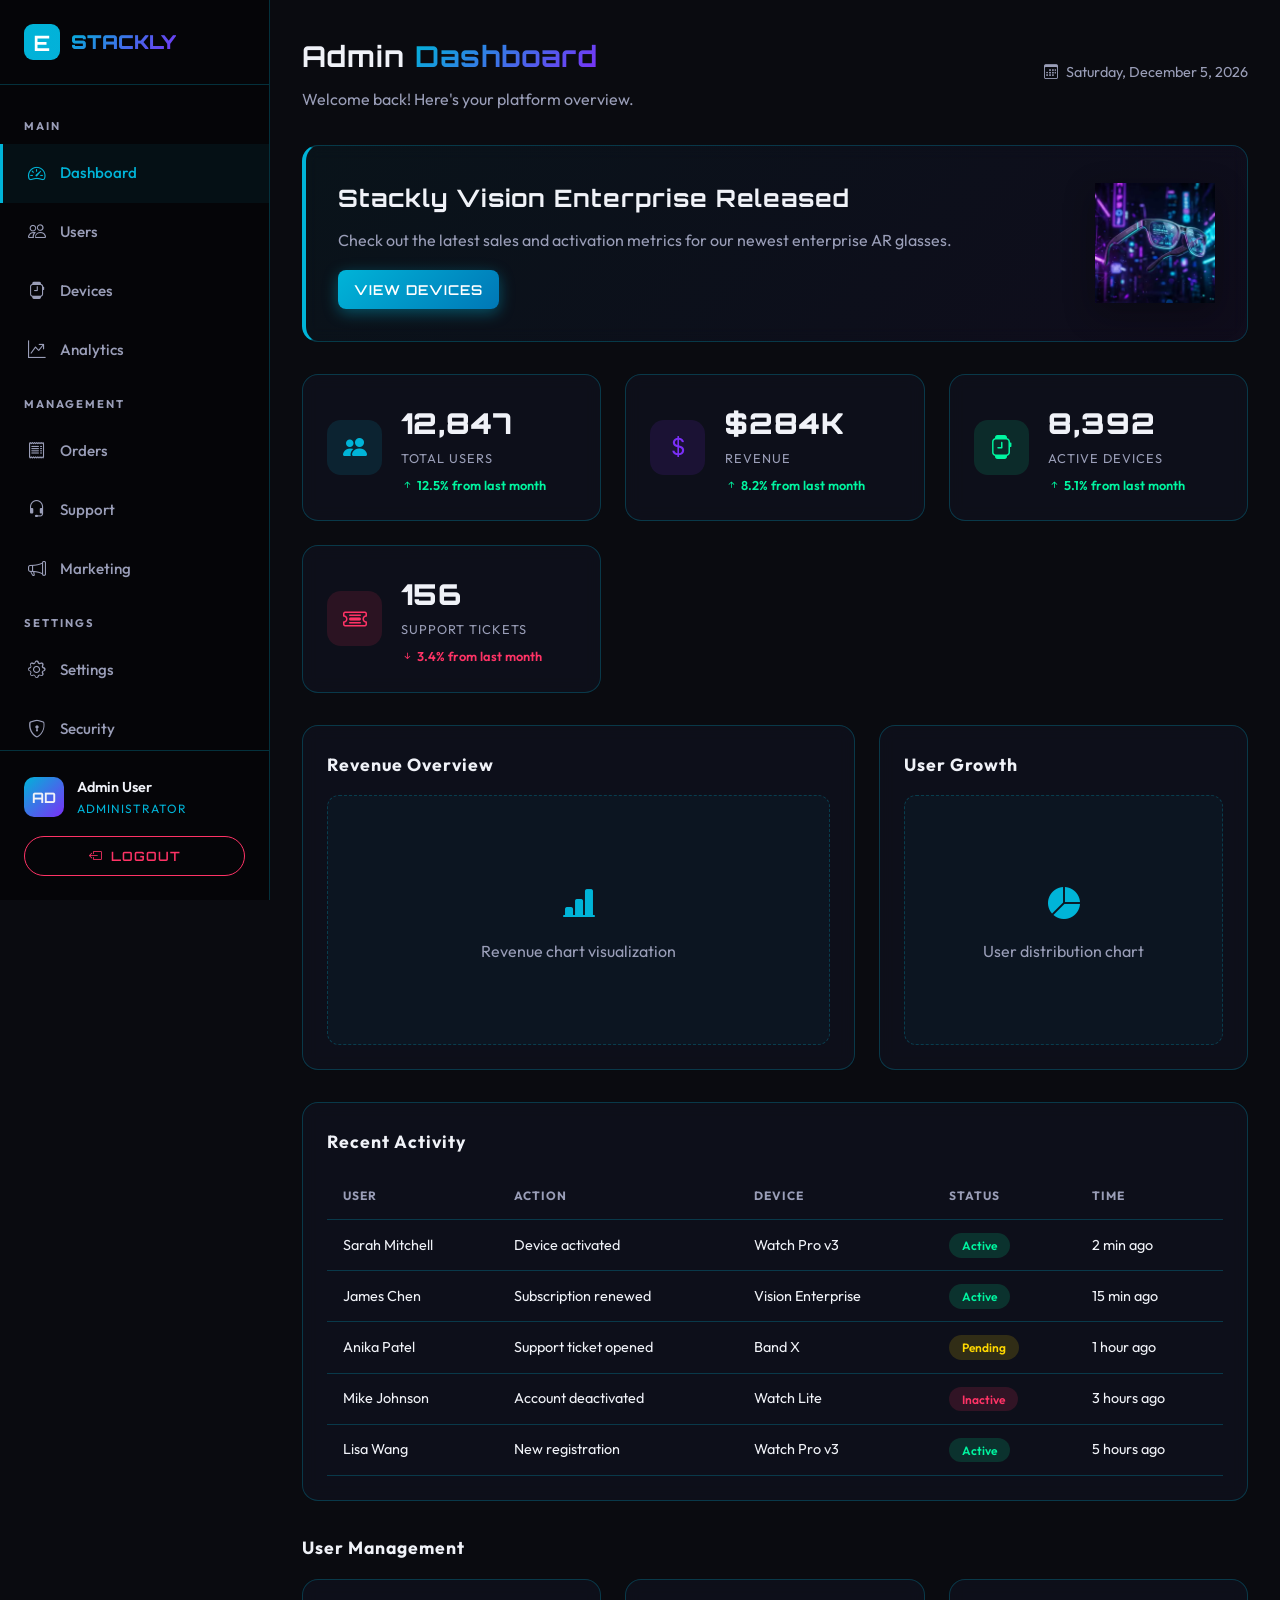
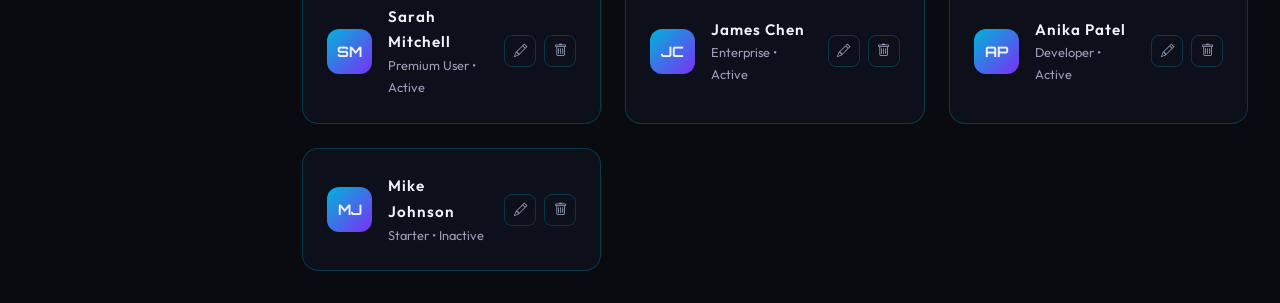
<file: admin-dashboard.html>
<!DOCTYPE html>
<html lang="en">
<head>
  <meta charset="UTF-8">
  <meta name="viewport" content="width=device-width, initial-scale=1.0">
  <title>Admin Dashboard || Stackly Wearable Technology</title>
  <link href="https://cdn.jsdelivr.net/npm/bootstrap-icons@1.11.3/font/bootstrap-icons.css" rel="stylesheet">
  <link rel="stylesheet" href="style.css">
  <style>
    body { display: flex; min-height: 100vh; overflow-x: hidden; }

    /* ===== SIDEBAR ===== */
    .sidebar {
      width: 270px; height: 100dvh; background: var(--darker-bg); border-right: 1px solid var(--border-color);
      display: flex; flex-direction: column; position: fixed; top: 0; left: 0; z-index: 100;
      transition: transform 0.4s ease;
    }
    .sidebar-header { padding: 1.5rem; display: flex; align-items: center; gap: 0.7rem; border-bottom: 1px solid var(--border-color); }
    .sidebar-header svg { height: 36px; width: 36px; }
    .sidebar-header span { font-family: 'Orbitron', sans-serif; font-weight: 900; font-size: 1.2rem; background: linear-gradient(135deg, var(--primary-color), var(--secondary-color)); -webkit-background-clip: text; -webkit-text-fill-color: transparent; background-clip: text; }

    .sidebar-nav { flex: 1; padding: 1rem 0; overflow-y: auto; }
    .sidebar-nav a { display: flex; align-items: center; gap: 0.8rem; padding: 0.9rem 1.5rem; color: var(--text-muted); font-weight: 500; transition: var(--transition); border-left: 3px solid transparent; font-size: 0.95rem; }
    .sidebar-nav a:hover, .sidebar-nav a.active { color: var(--primary-color); background: rgba(0,180,216,0.06); border-left-color: var(--primary-color); }
    .sidebar-nav a i { font-size: 1.1rem; width: 20px; text-align: center; }
    .sidebar-section { padding: 1rem 1.5rem 0.5rem; font-size: 0.7rem; color: var(--text-muted); text-transform: uppercase; letter-spacing: 2px; font-weight: 700; }

    .sidebar-footer { padding: 1.5rem; border-top: 1px solid var(--border-color); }
    .user-info { display: flex; align-items: center; gap: 0.8rem; margin-bottom: 1rem; }
    .user-avatar { width: 40px; height: 40px; border-radius: 10px; background: linear-gradient(135deg, var(--primary-color), var(--secondary-color)); display: flex; align-items: center; justify-content: center; font-family: 'Orbitron', sans-serif; font-weight: 700; font-size: 0.9rem; }
    .user-info .user-name { font-weight: 600; font-size: 0.9rem; }
    .user-info .user-role { font-size: 0.75rem; color: var(--primary-color); text-transform: uppercase; letter-spacing: 1px; }
    .logout-btn { width: 100%; justify-content: center; padding: 0.7rem; font-size: 0.8rem; background: transparent; color: var(--accent-pink); border: 1px solid var(--accent-pink); }
    .logout-btn:hover { background: rgba(255,51,102,0.1); }

    /* ===== MAIN CONTENT ===== */
    .main-content { margin-left: 270px; flex: 1; padding: 2rem; min-height: 100vh; }

    .dash-header { display: flex; justify-content: space-between; align-items: center; margin-bottom: 2rem; flex-wrap: wrap; gap: 1rem; }
    .dash-header h1 { font-size: 1.8rem; }
    .dash-header h1 span { background: linear-gradient(135deg, var(--primary-color), var(--secondary-color)); -webkit-background-clip: text; -webkit-text-fill-color: transparent; background-clip: text; }
    .dash-date { color: var(--text-muted); font-size: 0.9rem; display: flex; align-items: center; gap: 0.5rem; }

    .mobile-header { display: none; position: fixed; top: 0; left: 0; right: 0; height: 60px; background: var(--darker-bg); border-bottom: 1px solid var(--border-color); z-index: 99; padding: 0 1rem; align-items: center; justify-content: space-between; }
    .mobile-header .sidebar-toggle { background: none; border: none; color: var(--text-light); font-size: 1.5rem; cursor: pointer; }
    .mobile-header .mobile-logo { display: flex; align-items: center; gap: 0.5rem; }
    .mobile-header .mobile-logo svg { height: 30px; width: 30px; }
    .mobile-header .mobile-logo span { font-family: 'Orbitron', sans-serif; font-weight: 900; font-size: 1rem; background: linear-gradient(135deg, var(--primary-color), var(--secondary-color)); -webkit-background-clip: text; -webkit-text-fill-color: transparent; background-clip: text; }

    .sidebar-overlay { display: none; position: fixed; top: 0; left: 0; width: 100%; height: 100%; background: rgba(0,0,0,0.6); z-index: 99; }
    .sidebar-overlay.active { display: block; }

    /* ===== KPI CARDS ===== */
    .kpi-grid { display: grid; grid-template-columns: repeat(auto-fit, minmax(230px, 1fr)); gap: 1.5rem; margin-bottom: 2rem; }
    .kpi-card { padding: 1.5rem; display: flex; align-items: center; gap: 1.2rem; }
    .kpi-icon { width: 55px; height: 55px; border-radius: 14px; display: flex; align-items: center; justify-content: center; font-size: 1.5rem; }
    .kpi-icon.cyan { background: rgba(0,180,216,0.12); color: var(--primary-color); }
    .kpi-icon.purple { background: rgba(123,47,247,0.12); color: var(--secondary-color); }
    .kpi-icon.green { background: rgba(0,245,160,0.12); color: var(--accent-green); }
    .kpi-icon.pink { background: rgba(255,51,102,0.12); color: var(--accent-pink); }
    .kpi-info h3 { font-family: 'Orbitron', sans-serif; font-size: 1.8rem; font-weight: 900; }
    .kpi-info p { color: var(--text-muted); font-size: 0.8rem; text-transform: uppercase; letter-spacing: 1px; }
    .kpi-info .trend { font-size: 0.8rem; font-weight: 600; margin-top: 0.3rem; }
    .kpi-info .trend.up { color: var(--accent-green); }
    .kpi-info .trend.down { color: var(--accent-pink); }

    /* ===== CHARTS PLACEHOLDER ===== */
    .charts-grid { display: grid; grid-template-columns: 1.5fr 1fr; gap: 1.5rem; margin-bottom: 2rem; }
    .chart-card { padding: 1.5rem; }
    .chart-card h3 { font-family: 'Outfit', sans-serif; font-size: 1.1rem; margin-bottom: 1rem; font-weight: 700; }
    .chart-placeholder { width: 100%; height: 250px; border-radius: 12px; background: rgba(0,180,216,0.04); border: 1px dashed var(--border-color); display: flex; align-items: center; justify-content: center; flex-direction: column; gap: 0.5rem; color: var(--text-muted); }
    .chart-placeholder i { font-size: 2rem; color: var(--primary-color); }

    /* ===== TABLE ===== */
    .table-card { margin-bottom: 2rem; padding: 1.5rem; }
    .table-card h3 { font-family: 'Outfit', sans-serif; font-size: 1.1rem; margin-bottom: 1rem; font-weight: 700; }
    .dash-table { width: 100%; border-collapse: collapse; }
    .dash-table th, .dash-table td { padding: 0.8rem 1rem; text-align: left; border-bottom: 1px solid var(--border-color); font-size: 0.9rem; }
    .dash-table th { color: var(--text-muted); font-size: 0.75rem; text-transform: uppercase; letter-spacing: 1px; font-weight: 700; }
    .dash-table tr:hover { background: rgba(0,180,216,0.04); }
    .status-badge { padding: 0.3rem 0.8rem; border-radius: 15px; font-size: 0.75rem; font-weight: 600; }
    .status-badge.active { background: rgba(0,245,160,0.15); color: var(--accent-green); }
    .status-badge.pending { background: rgba(255,215,0,0.15); color: var(--accent-gold); }
    .status-badge.inactive { background: rgba(255,51,102,0.15); color: var(--accent-pink); }

    /* ===== USER MANAGEMENT ===== */
    .users-grid { display: grid; grid-template-columns: repeat(auto-fit, minmax(280px, 1fr)); gap: 1.5rem; }
    .user-card { padding: 1.5rem; display: flex; align-items: center; gap: 1rem; }
    .user-card-avatar { width: 45px; height: 45px; border-radius: 12px; background: linear-gradient(135deg, var(--primary-color), var(--secondary-color)); display: flex; align-items: center; justify-content: center; font-family: 'Orbitron', sans-serif; font-weight: 700; font-size: 0.9rem; min-width: 45px; }
    .user-card-info h4 { font-family: 'Outfit', sans-serif; font-size: 0.95rem; font-weight: 600; }
    .user-card-info p { color: var(--text-muted); font-size: 0.8rem; }
    .user-card-actions { margin-left: auto; display: flex; gap: 0.5rem; }
    .user-card-actions button { background: none; border: 1px solid var(--border-color); color: var(--text-muted); width: 32px; height: 32px; border-radius: 8px; cursor: pointer; transition: var(--transition); display: flex; align-items: center; justify-content: center; }
    .user-card-actions button:hover { border-color: var(--primary-color); color: var(--primary-color); }

    @media (max-width: 768px) {
      .sidebar { transform: translateX(-100%); z-index: 1000; }
      .sidebar.active { transform: translateX(0); }
      body { display: block; }
      .main-content { margin-left: 0; padding: 80px 1rem 2rem 1rem; width: 100%; max-width: 100vw; box-sizing: border-box; min-width: 0; overflow-x: hidden; }
      .mobile-header { display: flex; }
      .charts-grid { grid-template-columns: 1fr; }
      .dash-table { display: block; overflow-x: auto; }
      .kpi-grid { grid-template-columns: repeat(2, 1fr); }
    }
    @media (max-width: 480px) {
      .kpi-grid { grid-template-columns: 1fr; }
    }
  </style>
</head>
<body>
  <!-- Mobile Header -->
  <div class="mobile-header">
    <button class="sidebar-toggle" id="sidebarToggle"><i class="bi bi-list"></i></button>
    <a href="admin-dashboard.html" class="mobile-logo" style="text-decoration: none;">
      <svg viewBox="0 0 40 40" fill="none" xmlns="http://www.w3.org/2000/svg"><rect width="40" height="40" rx="10" fill="url(#mLG)"/><path d="M12 13h16v3H15v4h10v3H15v4h13v3H12V13z" fill="#fff"/><defs><linearGradient id="mLG" x1="0" y1="0" x2="40" y2="40"><stop stop-color="#00B4D8"/><stop offset="1" stop-color="#7B2FF7"/></linearGradient></defs></svg>
      <span>STACKLY</span>
    </a>
    <a href="error.html" style="color: var(--text-muted); font-size: 1.2rem;"><i class="bi bi-bell"></i></a>
  </div>
  <div class="sidebar-overlay" id="sidebarOverlay"></div>

  <!-- Sidebar -->
  <aside class="sidebar" id="dashSidebar">
    <a href="admin-dashboard.html" class="sidebar-header" style="text-decoration: none;">
      <svg viewBox="0 0 40 40" fill="none" xmlns="http://www.w3.org/2000/svg"><rect width="40" height="40" rx="10" fill="url(#sLG)"/><path d="M12 13h16v3H15v4h10v3H15v4h13v3H12V13z" fill="#fff"/><defs><linearGradient id="sLG" x1="0" y1="0" x2="40" y2="40"><stop stop-color="#00B4D8"/><stop offset="1" stop-color="#7B2FF7"/></linearGradient></defs></svg>
      <span>STACKLY</span>
    </a>
    <nav class="sidebar-nav">
      <div class="sidebar-section">Main</div>
      <a href="admin-dashboard.html" class="active"><i class="bi bi-speedometer2"></i> Dashboard</a>
      <a href="admin-users.html"><i class="bi bi-people"></i> Users</a>
      <a href="admin-devices.html"><i class="bi bi-smartwatch"></i> Devices</a>
      <a href="error.html"><i class="bi bi-graph-up-arrow"></i> Analytics</a>
      <div class="sidebar-section">Management</div>
      <a href="error.html"><i class="bi bi-receipt"></i> Orders</a>
      <a href="error.html"><i class="bi bi-headset"></i> Support</a>
      <a href="error.html"><i class="bi bi-megaphone"></i> Marketing</a>
      <div class="sidebar-section">Settings</div>
      <a href="error.html"><i class="bi bi-gear"></i> Settings</a>
      <a href="error.html"><i class="bi bi-shield-lock"></i> Security</a>
      <a href="index.html"><i class="bi bi-house-door"></i> Back to Home</a>
    </nav>
    <div class="sidebar-footer">
      <div class="user-info">
        <div class="user-avatar">AD</div>
        <div>
          <div class="user-name" id="dashUserName">Admin User</div>
          <div class="user-role">Administrator</div>
        </div>
      </div>
      <button class="btn-secondary logout-btn"><i class="bi bi-box-arrow-left"></i> Logout</button>
    </div>
  </aside>

  <!-- Main Content -->
  <main class="main-content">
    <div class="dash-header">
      <div>
        <h1>Admin <span>Dashboard</span></h1>
        <p style="color: var(--text-muted); margin-top: 0.3rem;">Welcome back! Here's your platform overview.</p>
      </div>
      <div class="dash-date"><i class="bi bi-calendar3"></i> <span id="currentDate"></span></div>
    </div>

    <!-- KPI Cards -->
    
    <!-- Promotional Banner with Image -->
    <div class="glass-card" style="margin-bottom: 2rem; overflow: hidden; position: relative; padding: 2rem; display: flex; align-items: center; justify-content: space-between; flex-wrap: wrap; gap: 1rem; background: linear-gradient(135deg, rgba(0,180,216,0.05), rgba(123,47,247,0.05)); border-left: 4px solid var(--primary-color);">
      <div style="flex: 1; min-width: 250px;">
        <h2 style="font-family: 'Orbitron', sans-serif; margin-bottom: 0.5rem; font-size: 1.5rem;">Stackly Vision Enterprise Released</h2>
        <p style="color: var(--text-muted); margin-bottom: 1rem;">Check out the latest sales and activation metrics for our newest enterprise AR glasses.</p>
        <a href="admin-devices.html" class="btn-primary" style="padding: 0.5rem 1rem; border-radius: 8px; font-size: 0.85rem; text-decoration: none;">View Devices</a>
      </div>
      <img src="images/product-arglasses.webp" alt="AR Glasses" style="height: 120px; object-fit: contain; filter: drop-shadow(0 10px 15px rgba(0,0,0,0.3));">
    </div>
    
    <div class="kpi-grid">
      <div class="glass-card kpi-card">
        <div class="kpi-icon cyan"><i class="bi bi-people-fill"></i></div>
        <div class="kpi-info">
          <h3>12,847</h3>
          <p>Total Users</p>
          <div class="trend up"><i class="bi bi-arrow-up-short"></i> 12.5% from last month</div>
        </div>
      </div>
      <div class="glass-card kpi-card">
        <div class="kpi-icon purple"><i class="bi bi-currency-dollar"></i></div>
        <div class="kpi-info">
          <h3>$284K</h3>
          <p>Revenue</p>
          <div class="trend up"><i class="bi bi-arrow-up-short"></i> 8.2% from last month</div>
        </div>
      </div>
      <div class="glass-card kpi-card">
        <div class="kpi-icon green"><i class="bi bi-smartwatch"></i></div>
        <div class="kpi-info">
          <h3>8,392</h3>
          <p>Active Devices</p>
          <div class="trend up"><i class="bi bi-arrow-up-short"></i> 5.1% from last month</div>
        </div>
      </div>
      <div class="glass-card kpi-card">
        <div class="kpi-icon pink"><i class="bi bi-ticket-detailed"></i></div>
        <div class="kpi-info">
          <h3>156</h3>
          <p>Support Tickets</p>
          <div class="trend down"><i class="bi bi-arrow-down-short"></i> 3.4% from last month</div>
        </div>
      </div>
    </div>

    <!-- Charts -->
    <div class="charts-grid">
      <div class="glass-card chart-card">
        <h3>Revenue Overview</h3>
        <div class="chart-placeholder"><i class="bi bi-bar-chart-line-fill"></i><p>Revenue chart visualization</p></div>
      </div>
      <div class="glass-card chart-card">
        <h3>User Growth</h3>
        <div class="chart-placeholder"><i class="bi bi-pie-chart-fill"></i><p>User distribution chart</p></div>
      </div>
    </div>

    <!-- Recent Activity Table -->
    <div class="glass-card table-card">
      <h3>Recent Activity</h3>
      <table class="dash-table">
        <thead><tr><th>User</th><th>Action</th><th>Device</th><th>Status</th><th>Time</th></tr></thead>
        <tbody>
          <tr><td>Sarah Mitchell</td><td>Device activated</td><td>Watch Pro v3</td><td><span class="status-badge active">Active</span></td><td>2 min ago</td></tr>
          <tr><td>James Chen</td><td>Subscription renewed</td><td>Vision Enterprise</td><td><span class="status-badge active">Active</span></td><td>15 min ago</td></tr>
          <tr><td>Anika Patel</td><td>Support ticket opened</td><td>Band X</td><td><span class="status-badge pending">Pending</span></td><td>1 hour ago</td></tr>
          <tr><td>Mike Johnson</td><td>Account deactivated</td><td>Watch Lite</td><td><span class="status-badge inactive">Inactive</span></td><td>3 hours ago</td></tr>
          <tr><td>Lisa Wang</td><td>New registration</td><td>Watch Pro v3</td><td><span class="status-badge active">Active</span></td><td>5 hours ago</td></tr>
        </tbody>
      </table>
    </div>

    <!-- User Management -->
    <h3 style="font-family: 'Outfit', sans-serif; font-size: 1.1rem; margin-bottom: 1rem; font-weight: 700;">User Management</h3>
    <div class="users-grid">
      <div class="glass-card user-card">
        <div class="user-card-avatar">SM</div>
        <div class="user-card-info"><h4>Sarah Mitchell</h4><p>Premium User • Active</p></div>
        <div class="user-card-actions"><button title="Edit"><i class="bi bi-pencil"></i></button><button title="Delete"><i class="bi bi-trash"></i></button></div>
      </div>
      <div class="glass-card user-card">
        <div class="user-card-avatar">JC</div>
        <div class="user-card-info"><h4>James Chen</h4><p>Enterprise • Active</p></div>
        <div class="user-card-actions"><button title="Edit"><i class="bi bi-pencil"></i></button><button title="Delete"><i class="bi bi-trash"></i></button></div>
      </div>
      <div class="glass-card user-card">
        <div class="user-card-avatar">AP</div>
        <div class="user-card-info"><h4>Anika Patel</h4><p>Developer • Active</p></div>
        <div class="user-card-actions"><button title="Edit"><i class="bi bi-pencil"></i></button><button title="Delete"><i class="bi bi-trash"></i></button></div>
      </div>
      <div class="glass-card user-card">
        <div class="user-card-avatar">MJ</div>
        <div class="user-card-info"><h4>Mike Johnson</h4><p>Starter • Inactive</p></div>
        <div class="user-card-actions"><button title="Edit"><i class="bi bi-pencil"></i></button><button title="Delete"><i class="bi bi-trash"></i></button></div>
      </div>
    </div>
  </main>

  <script src="script.js"></script>
  <script>
    document.getElementById('currentDate').textContent = new Date().toLocaleDateString('en-US', { weekday: 'long', year: 'numeric', month: 'long', day: 'numeric' });
    const savedName = localStorage.getItem('userName');
    if (savedName) document.getElementById('dashUserName').textContent = savedName;
  </script>
</body>
</html>
</file>
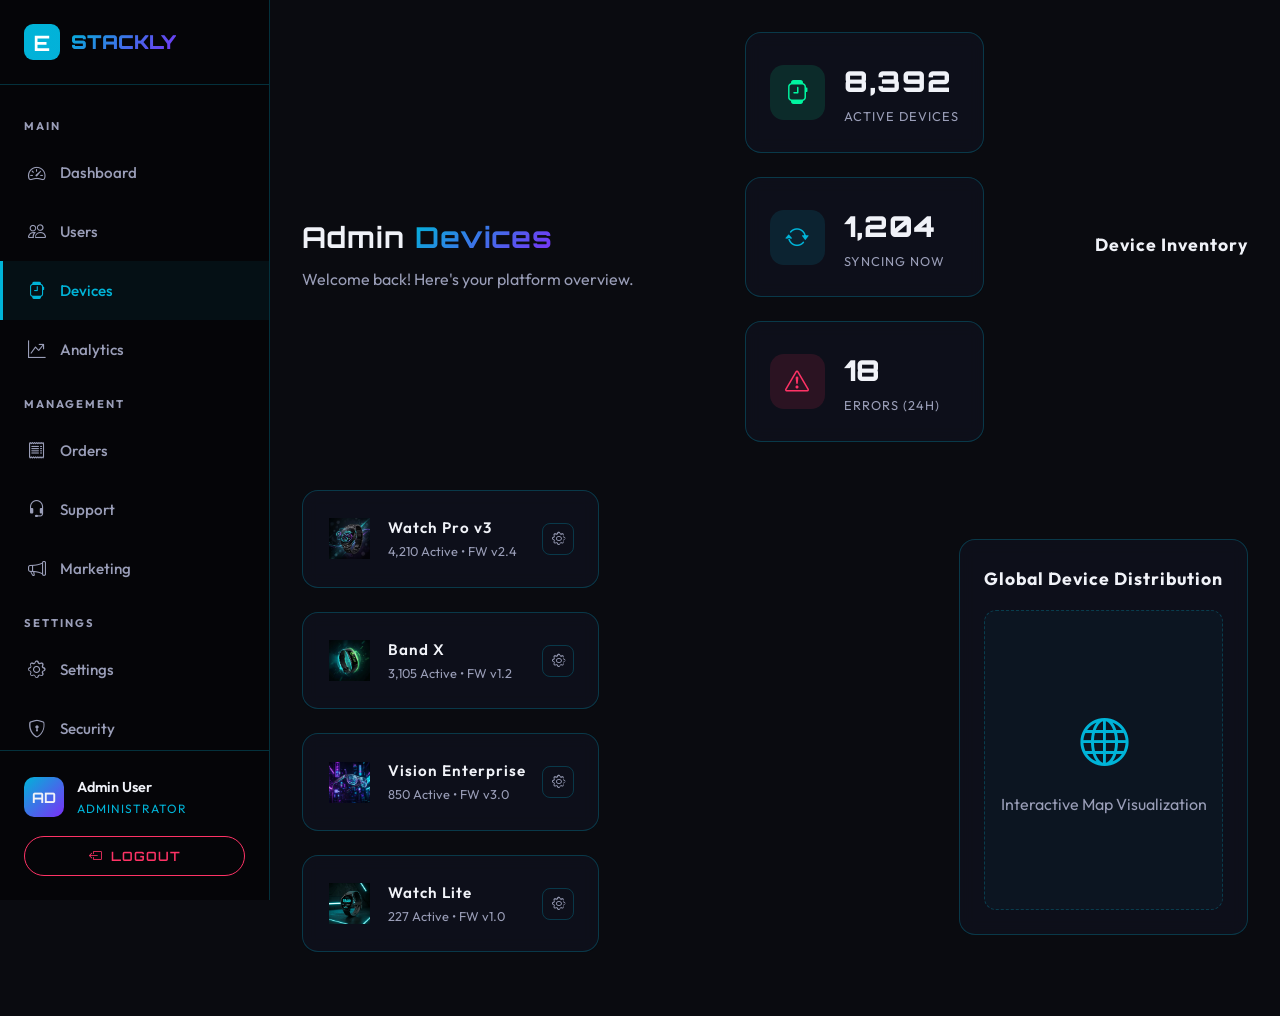
<file: admin-devices.html>
<!DOCTYPE html>
<html lang="en">
<head>
  <meta charset="UTF-8">
  <meta name="viewport" content="width=device-width, initial-scale=1.0">
  <title>Admin Dashboard || Stackly Wearable Technology</title>
  <link href="https://cdn.jsdelivr.net/npm/bootstrap-icons@1.11.3/font/bootstrap-icons.css" rel="stylesheet">
  <link rel="stylesheet" href="style.css">
  <style>
    body { display: flex; min-height: 100vh; overflow-x: hidden; }

    /* ===== SIDEBAR ===== */
    .sidebar {
      width: 270px; height: 100dvh; background: var(--darker-bg); border-right: 1px solid var(--border-color);
      display: flex; flex-direction: column; position: fixed; top: 0; left: 0; z-index: 100;
      transition: transform 0.4s ease;
    }
    .sidebar-header { padding: 1.5rem; display: flex; align-items: center; gap: 0.7rem; border-bottom: 1px solid var(--border-color); }
    .sidebar-header svg { height: 36px; width: 36px; }
    .sidebar-header span { font-family: 'Orbitron', sans-serif; font-weight: 900; font-size: 1.2rem; background: linear-gradient(135deg, var(--primary-color), var(--secondary-color)); -webkit-background-clip: text; -webkit-text-fill-color: transparent; background-clip: text; }

    .sidebar-nav { flex: 1; padding: 1rem 0; overflow-y: auto; }
    .sidebar-nav a { display: flex; align-items: center; gap: 0.8rem; padding: 0.9rem 1.5rem; color: var(--text-muted); font-weight: 500; transition: var(--transition); border-left: 3px solid transparent; font-size: 0.95rem; }
    .sidebar-nav a:hover, .sidebar-nav a.active { color: var(--primary-color); background: rgba(0,180,216,0.06); border-left-color: var(--primary-color); }
    .sidebar-nav a i { font-size: 1.1rem; width: 20px; text-align: center; }
    .sidebar-section { padding: 1rem 1.5rem 0.5rem; font-size: 0.7rem; color: var(--text-muted); text-transform: uppercase; letter-spacing: 2px; font-weight: 700; }

    .sidebar-footer { padding: 1.5rem; border-top: 1px solid var(--border-color); }
    .user-info { display: flex; align-items: center; gap: 0.8rem; margin-bottom: 1rem; }
    .user-avatar { width: 40px; height: 40px; border-radius: 10px; background: linear-gradient(135deg, var(--primary-color), var(--secondary-color)); display: flex; align-items: center; justify-content: center; font-family: 'Orbitron', sans-serif; font-weight: 700; font-size: 0.9rem; }
    .user-info .user-name { font-weight: 600; font-size: 0.9rem; }
    .user-info .user-role { font-size: 0.75rem; color: var(--primary-color); text-transform: uppercase; letter-spacing: 1px; }
    .logout-btn { width: 100%; justify-content: center; padding: 0.7rem; font-size: 0.8rem; background: transparent; color: var(--accent-pink); border: 1px solid var(--accent-pink); }
    .logout-btn:hover { background: rgba(255,51,102,0.1); }

    /* ===== MAIN CONTENT ===== */
    .main-content { margin-left: 270px; flex: 1; padding: 2rem; min-height: 100vh; }

    .dash-header { display: flex; justify-content: space-between; align-items: center; margin-bottom: 2rem; flex-wrap: wrap; gap: 1rem; }
    .dash-header h1 { font-size: 1.8rem; }
    .dash-header h1 span { background: linear-gradient(135deg, var(--primary-color), var(--secondary-color)); -webkit-background-clip: text; -webkit-text-fill-color: transparent; background-clip: text; }
    .dash-date { color: var(--text-muted); font-size: 0.9rem; display: flex; align-items: center; gap: 0.5rem; }

    .mobile-header { display: none; position: fixed; top: 0; left: 0; right: 0; height: 60px; background: var(--darker-bg); border-bottom: 1px solid var(--border-color); z-index: 99; padding: 0 1rem; align-items: center; justify-content: space-between; }
    .mobile-header .sidebar-toggle { background: none; border: none; color: var(--text-light); font-size: 1.5rem; cursor: pointer; }
    .mobile-header .mobile-logo { display: flex; align-items: center; gap: 0.5rem; }
    .mobile-header .mobile-logo svg { height: 30px; width: 30px; }
    .mobile-header .mobile-logo span { font-family: 'Orbitron', sans-serif; font-weight: 900; font-size: 1rem; background: linear-gradient(135deg, var(--primary-color), var(--secondary-color)); -webkit-background-clip: text; -webkit-text-fill-color: transparent; background-clip: text; }

    .sidebar-overlay { display: none; position: fixed; top: 0; left: 0; width: 100%; height: 100%; background: rgba(0,0,0,0.6); z-index: 99; }
    .sidebar-overlay.active { display: block; }

    /* ===== KPI CARDS ===== */
    .kpi-grid { display: grid; grid-template-columns: repeat(auto-fit, minmax(230px, 1fr)); gap: 1.5rem; margin-bottom: 2rem; }
    .kpi-card { padding: 1.5rem; display: flex; align-items: center; gap: 1.2rem; }
    .kpi-icon { width: 55px; height: 55px; border-radius: 14px; display: flex; align-items: center; justify-content: center; font-size: 1.5rem; }
    .kpi-icon.cyan { background: rgba(0,180,216,0.12); color: var(--primary-color); }
    .kpi-icon.purple { background: rgba(123,47,247,0.12); color: var(--secondary-color); }
    .kpi-icon.green { background: rgba(0,245,160,0.12); color: var(--accent-green); }
    .kpi-icon.pink { background: rgba(255,51,102,0.12); color: var(--accent-pink); }
    .kpi-info h3 { font-family: 'Orbitron', sans-serif; font-size: 1.8rem; font-weight: 900; }
    .kpi-info p { color: var(--text-muted); font-size: 0.8rem; text-transform: uppercase; letter-spacing: 1px; }
    .kpi-info .trend { font-size: 0.8rem; font-weight: 600; margin-top: 0.3rem; }
    .kpi-info .trend.up { color: var(--accent-green); }
    .kpi-info .trend.down { color: var(--accent-pink); }

    /* ===== CHARTS PLACEHOLDER ===== */
    .charts-grid { display: grid; grid-template-columns: 1.5fr 1fr; gap: 1.5rem; margin-bottom: 2rem; }
    .chart-card { padding: 1.5rem; }
    .chart-card h3 { font-family: 'Outfit', sans-serif; font-size: 1.1rem; margin-bottom: 1rem; font-weight: 700; }
    .chart-placeholder { width: 100%; height: 250px; border-radius: 12px; background: rgba(0,180,216,0.04); border: 1px dashed var(--border-color); display: flex; align-items: center; justify-content: center; flex-direction: column; gap: 0.5rem; color: var(--text-muted); }
    .chart-placeholder i { font-size: 2rem; color: var(--primary-color); }

    /* ===== TABLE ===== */
    .table-card { margin-bottom: 2rem; padding: 1.5rem; }
    .table-card h3 { font-family: 'Outfit', sans-serif; font-size: 1.1rem; margin-bottom: 1rem; font-weight: 700; }
    .dash-table { width: 100%; border-collapse: collapse; }
    .dash-table th, .dash-table td { padding: 0.8rem 1rem; text-align: left; border-bottom: 1px solid var(--border-color); font-size: 0.9rem; }
    .dash-table th { color: var(--text-muted); font-size: 0.75rem; text-transform: uppercase; letter-spacing: 1px; font-weight: 700; }
    .dash-table tr:hover { background: rgba(0,180,216,0.04); }
    .status-badge { padding: 0.3rem 0.8rem; border-radius: 15px; font-size: 0.75rem; font-weight: 600; }
    .status-badge.active { background: rgba(0,245,160,0.15); color: var(--accent-green); }
    .status-badge.pending { background: rgba(255,215,0,0.15); color: var(--accent-gold); }
    .status-badge.inactive { background: rgba(255,51,102,0.15); color: var(--accent-pink); }

    /* ===== USER MANAGEMENT ===== */
    .users-grid { display: grid; grid-template-columns: repeat(auto-fit, minmax(280px, 1fr)); gap: 1.5rem; }
    .user-card { padding: 1.5rem; display: flex; align-items: center; gap: 1rem; }
    .user-card-avatar { width: 45px; height: 45px; border-radius: 12px; background: linear-gradient(135deg, var(--primary-color), var(--secondary-color)); display: flex; align-items: center; justify-content: center; font-family: 'Orbitron', sans-serif; font-weight: 700; font-size: 0.9rem; min-width: 45px; }
    .user-card-info h4 { font-family: 'Outfit', sans-serif; font-size: 0.95rem; font-weight: 600; }
    .user-card-info p { color: var(--text-muted); font-size: 0.8rem; }
    .user-card-actions { margin-left: auto; display: flex; gap: 0.5rem; }
    .user-card-actions button { background: none; border: 1px solid var(--border-color); color: var(--text-muted); width: 32px; height: 32px; border-radius: 8px; cursor: pointer; transition: var(--transition); display: flex; align-items: center; justify-content: center; }
    .user-card-actions button:hover { border-color: var(--primary-color); color: var(--primary-color); }

    @media (max-width: 768px) {
      .sidebar { transform: translateX(-100%); z-index: 1000; }
      .sidebar.active { transform: translateX(0); }
      body { display: block; }
      .main-content { margin-left: 0; padding: 80px 1rem 2rem 1rem; width: 100%; max-width: 100vw; box-sizing: border-box; min-width: 0; overflow-x: hidden; }
      .mobile-header { display: flex; }
      .charts-grid { grid-template-columns: 1fr; }
      .dash-table { display: block; overflow-x: auto; }
      .kpi-grid { grid-template-columns: repeat(2, 1fr); }
    }
    @media (max-width: 480px) {
      .kpi-grid { grid-template-columns: 1fr; }
    }
  </style>
</head>
<body>
  <!-- Mobile Header -->
  <div class="mobile-header">
    <button class="sidebar-toggle" id="sidebarToggle"><i class="bi bi-list"></i></button>
    <a href="admin-dashboard.html" class="mobile-logo" style="text-decoration: none;">
      <svg viewBox="0 0 40 40" fill="none" xmlns="http://www.w3.org/2000/svg"><rect width="40" height="40" rx="10" fill="url(#mLG)"/><path d="M12 13h16v3H15v4h10v3H15v4h13v3H12V13z" fill="#fff"/><defs><linearGradient id="mLG" x1="0" y1="0" x2="40" y2="40"><stop stop-color="#00B4D8"/><stop offset="1" stop-color="#7B2FF7"/></linearGradient></defs></svg>
      <span>STACKLY</span>
    </a>
    <a href="error.html" style="color: var(--text-muted); font-size: 1.2rem;"><i class="bi bi-bell"></i></a>
  </div>
  <div class="sidebar-overlay" id="sidebarOverlay"></div>

  <!-- Sidebar -->
  <aside class="sidebar" id="dashSidebar">
    <a href="admin-dashboard.html" class="sidebar-header" style="text-decoration: none;">
      <svg viewBox="0 0 40 40" fill="none" xmlns="http://www.w3.org/2000/svg"><rect width="40" height="40" rx="10" fill="url(#sLG)"/><path d="M12 13h16v3H15v4h10v3H15v4h13v3H12V13z" fill="#fff"/><defs><linearGradient id="sLG" x1="0" y1="0" x2="40" y2="40"><stop stop-color="#00B4D8"/><stop offset="1" stop-color="#7B2FF7"/></linearGradient></defs></svg>
      <span>STACKLY</span>
    </a>
    <nav class="sidebar-nav">
      <div class="sidebar-section">Main</div>
      <a href="admin-dashboard.html"><i class="bi bi-speedometer2"></i> Dashboard</a>
      <a href="admin-users.html"><i class="bi bi-people"></i> Users</a>
      <a href="admin-devices.html" class="active"><i class="bi bi-smartwatch"></i> Devices</a>
      <a href="error.html"><i class="bi bi-graph-up-arrow"></i> Analytics</a>
      <div class="sidebar-section">Management</div>
      <a href="error.html"><i class="bi bi-receipt"></i> Orders</a>
      <a href="error.html"><i class="bi bi-headset"></i> Support</a>
      <a href="error.html"><i class="bi bi-megaphone"></i> Marketing</a>
      <div class="sidebar-section">Settings</div>
      <a href="error.html"><i class="bi bi-gear"></i> Settings</a>
      <a href="error.html"><i class="bi bi-shield-lock"></i> Security</a>
      <a href="index.html"><i class="bi bi-house-door"></i> Back to Home</a>
    </nav>
    <div class="sidebar-footer">
      <div class="user-info">
        <div class="user-avatar">AD</div>
        <div>
          <div class="user-name" id="dashUserName">Admin User</div>
          <div class="user-role">Administrator</div>
        </div>
      </div>
      <button class="btn-secondary logout-btn"><i class="bi bi-box-arrow-left"></i> Logout</button>
    </div>
  </aside>

  <!-- Main Content -->
  <main class="main-content">
    <div class="dash-header">
      <div>
        <h1>Admin <span>Devices</span></h1>
        <p style="color: var(--text-muted); margin-top: 0.3rem;">Welcome back! Here's your platform overview.</p>
      </div>

    <!-- Device Stats -->
    <div class="kpi-grid">
      <div class="glass-card kpi-card">
        <div class="kpi-icon green"><i class="bi bi-smartwatch"></i></div>
        <div class="kpi-info">
          <h3>8,392</h3>
          <p>Active Devices</p>
        </div>
      </div>
      <div class="glass-card kpi-card">
        <div class="kpi-icon cyan"><i class="bi bi-arrow-repeat"></i></div>
        <div class="kpi-info">
          <h3>1,204</h3>
          <p>Syncing Now</p>
        </div>
      </div>
      <div class="glass-card kpi-card">
        <div class="kpi-icon pink"><i class="bi bi-exclamation-triangle"></i></div>
        <div class="kpi-info">
          <h3>18</h3>
          <p>Errors (24h)</p>
        </div>
      </div>
    </div>

    <!-- Device Inventory -->
    <h3 style="font-family: 'Outfit', sans-serif; font-size: 1.1rem; margin-bottom: 1rem; font-weight: 700;">Device Inventory</h3>
    <div class="users-grid">
      <div class="glass-card user-card">
        <div class="user-card-avatar" style="background: transparent;"><img src="images/product-smartwatch.webp" style="width: 100%; height: 100%; object-fit: contain; padding: 2px;"></div>
        <div class="user-card-info"><h4>Watch Pro v3</h4><p>4,210 Active • FW v2.4</p></div>
        <div class="user-card-actions"><button title="Manage"><i class="bi bi-gear"></i></button></div>
      </div>
      <div class="glass-card user-card">
        <div class="user-card-avatar" style="background: transparent;"><img src="images/product-fitness.webp" style="width: 100%; height: 100%; object-fit: contain; padding: 2px;"></div>
        <div class="user-card-info"><h4>Band X</h4><p>3,105 Active • FW v1.2</p></div>
        <div class="user-card-actions"><button title="Manage"><i class="bi bi-gear"></i></button></div>
      </div>
      <div class="glass-card user-card">
        <div class="user-card-avatar" style="background: transparent;"><img src="images/product-arglasses.webp" style="width: 100%; height: 100%; object-fit: contain; padding: 2px;"></div>
        <div class="user-card-info"><h4>Vision Enterprise</h4><p>850 Active • FW v3.0</p></div>
        <div class="user-card-actions"><button title="Manage"><i class="bi bi-gear"></i></button></div>
      </div>
      <div class="glass-card user-card">
        <div class="user-card-avatar" style="background: transparent;"><img src="images/product-smartwatch-lite.webp" style="width: 100%; height: 100%; object-fit: contain; padding: 2px;"></div>
        <div class="user-card-info"><h4>Watch Lite</h4><p>227 Active • FW v1.0</p></div>
        <div class="user-card-actions"><button title="Manage"><i class="bi bi-gear"></i></button></div>
      </div>
    </div>
    
    <!-- Global Map Placeholder -->
    <div class="glass-card chart-card" style="margin-top: 2rem;">
      <h3>Global Device Distribution</h3>
      <div class="chart-placeholder" style="height: 300px;"><i class="bi bi-globe" style="font-size: 3rem;"></i><p>Interactive Map Visualization</p></div>
    </div>

  </main>

  <script src="script.js"></script>
  <script>
    document.getElementById('currentDate').textContent = new Date().toLocaleDateString('en-US', { weekday: 'long', year: 'numeric', month: 'long', day: 'numeric' });
    const savedName = localStorage.getItem('userName');
    if (savedName) document.getElementById('dashUserName').textContent = savedName;
  </script>
</body>
</html>
</file>
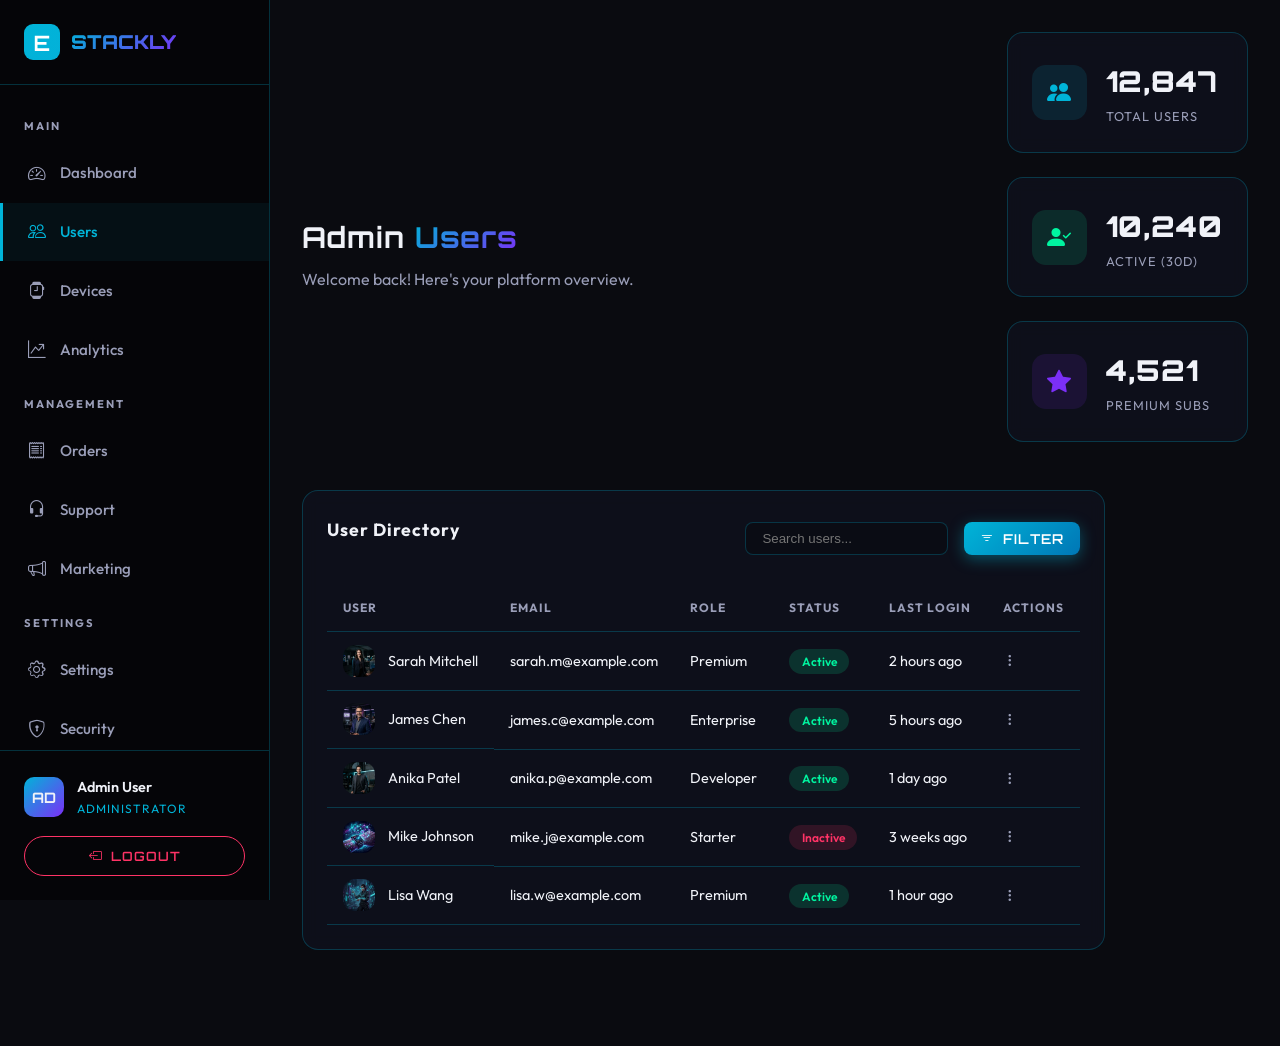
<file: admin-users.html>
<!DOCTYPE html>
<html lang="en">
<head>
  <meta charset="UTF-8">
  <meta name="viewport" content="width=device-width, initial-scale=1.0">
  <title>Admin Dashboard || Stackly Wearable Technology</title>
  <link href="https://cdn.jsdelivr.net/npm/bootstrap-icons@1.11.3/font/bootstrap-icons.css" rel="stylesheet">
  <link rel="stylesheet" href="style.css">
  <style>
    body { display: flex; min-height: 100vh; overflow-x: hidden; }

    /* ===== SIDEBAR ===== */
    .sidebar {
      width: 270px; height: 100dvh; background: var(--darker-bg); border-right: 1px solid var(--border-color);
      display: flex; flex-direction: column; position: fixed; top: 0; left: 0; z-index: 100;
      transition: transform 0.4s ease;
    }
    .sidebar-header { padding: 1.5rem; display: flex; align-items: center; gap: 0.7rem; border-bottom: 1px solid var(--border-color); }
    .sidebar-header svg { height: 36px; width: 36px; }
    .sidebar-header span { font-family: 'Orbitron', sans-serif; font-weight: 900; font-size: 1.2rem; background: linear-gradient(135deg, var(--primary-color), var(--secondary-color)); -webkit-background-clip: text; -webkit-text-fill-color: transparent; background-clip: text; }

    .sidebar-nav { flex: 1; padding: 1rem 0; overflow-y: auto; }
    .sidebar-nav a { display: flex; align-items: center; gap: 0.8rem; padding: 0.9rem 1.5rem; color: var(--text-muted); font-weight: 500; transition: var(--transition); border-left: 3px solid transparent; font-size: 0.95rem; }
    .sidebar-nav a:hover, .sidebar-nav a.active { color: var(--primary-color); background: rgba(0,180,216,0.06); border-left-color: var(--primary-color); }
    .sidebar-nav a i { font-size: 1.1rem; width: 20px; text-align: center; }
    .sidebar-section { padding: 1rem 1.5rem 0.5rem; font-size: 0.7rem; color: var(--text-muted); text-transform: uppercase; letter-spacing: 2px; font-weight: 700; }

    .sidebar-footer { padding: 1.5rem; border-top: 1px solid var(--border-color); }
    .user-info { display: flex; align-items: center; gap: 0.8rem; margin-bottom: 1rem; }
    .user-avatar { width: 40px; height: 40px; border-radius: 10px; background: linear-gradient(135deg, var(--primary-color), var(--secondary-color)); display: flex; align-items: center; justify-content: center; font-family: 'Orbitron', sans-serif; font-weight: 700; font-size: 0.9rem; }
    .user-info .user-name { font-weight: 600; font-size: 0.9rem; }
    .user-info .user-role { font-size: 0.75rem; color: var(--primary-color); text-transform: uppercase; letter-spacing: 1px; }
    .logout-btn { width: 100%; justify-content: center; padding: 0.7rem; font-size: 0.8rem; background: transparent; color: var(--accent-pink); border: 1px solid var(--accent-pink); }
    .logout-btn:hover { background: rgba(255,51,102,0.1); }

    /* ===== MAIN CONTENT ===== */
    .main-content { margin-left: 270px; flex: 1; padding: 2rem; min-height: 100vh; }

    .dash-header { display: flex; justify-content: space-between; align-items: center; margin-bottom: 2rem; flex-wrap: wrap; gap: 1rem; }
    .dash-header h1 { font-size: 1.8rem; }
    .dash-header h1 span { background: linear-gradient(135deg, var(--primary-color), var(--secondary-color)); -webkit-background-clip: text; -webkit-text-fill-color: transparent; background-clip: text; }
    .dash-date { color: var(--text-muted); font-size: 0.9rem; display: flex; align-items: center; gap: 0.5rem; }

    .mobile-header { display: none; position: fixed; top: 0; left: 0; right: 0; height: 60px; background: var(--darker-bg); border-bottom: 1px solid var(--border-color); z-index: 99; padding: 0 1rem; align-items: center; justify-content: space-between; }
    .mobile-header .sidebar-toggle { background: none; border: none; color: var(--text-light); font-size: 1.5rem; cursor: pointer; }
    .mobile-header .mobile-logo { display: flex; align-items: center; gap: 0.5rem; }
    .mobile-header .mobile-logo svg { height: 30px; width: 30px; }
    .mobile-header .mobile-logo span { font-family: 'Orbitron', sans-serif; font-weight: 900; font-size: 1rem; background: linear-gradient(135deg, var(--primary-color), var(--secondary-color)); -webkit-background-clip: text; -webkit-text-fill-color: transparent; background-clip: text; }

    .sidebar-overlay { display: none; position: fixed; top: 0; left: 0; width: 100%; height: 100%; background: rgba(0,0,0,0.6); z-index: 99; }
    .sidebar-overlay.active { display: block; }

    /* ===== KPI CARDS ===== */
    .kpi-grid { display: grid; grid-template-columns: repeat(auto-fit, minmax(230px, 1fr)); gap: 1.5rem; margin-bottom: 2rem; }
    .kpi-card { padding: 1.5rem; display: flex; align-items: center; gap: 1.2rem; }
    .kpi-icon { width: 55px; height: 55px; border-radius: 14px; display: flex; align-items: center; justify-content: center; font-size: 1.5rem; }
    .kpi-icon.cyan { background: rgba(0,180,216,0.12); color: var(--primary-color); }
    .kpi-icon.purple { background: rgba(123,47,247,0.12); color: var(--secondary-color); }
    .kpi-icon.green { background: rgba(0,245,160,0.12); color: var(--accent-green); }
    .kpi-icon.pink { background: rgba(255,51,102,0.12); color: var(--accent-pink); }
    .kpi-info h3 { font-family: 'Orbitron', sans-serif; font-size: 1.8rem; font-weight: 900; }
    .kpi-info p { color: var(--text-muted); font-size: 0.8rem; text-transform: uppercase; letter-spacing: 1px; }
    .kpi-info .trend { font-size: 0.8rem; font-weight: 600; margin-top: 0.3rem; }
    .kpi-info .trend.up { color: var(--accent-green); }
    .kpi-info .trend.down { color: var(--accent-pink); }

    /* ===== CHARTS PLACEHOLDER ===== */
    .charts-grid { display: grid; grid-template-columns: 1.5fr 1fr; gap: 1.5rem; margin-bottom: 2rem; }
    .chart-card { padding: 1.5rem; }
    .chart-card h3 { font-family: 'Outfit', sans-serif; font-size: 1.1rem; margin-bottom: 1rem; font-weight: 700; }
    .chart-placeholder { width: 100%; height: 250px; border-radius: 12px; background: rgba(0,180,216,0.04); border: 1px dashed var(--border-color); display: flex; align-items: center; justify-content: center; flex-direction: column; gap: 0.5rem; color: var(--text-muted); }
    .chart-placeholder i { font-size: 2rem; color: var(--primary-color); }

    /* ===== TABLE ===== */
    .table-card { margin-bottom: 2rem; padding: 1.5rem; }
    .table-card h3 { font-family: 'Outfit', sans-serif; font-size: 1.1rem; margin-bottom: 1rem; font-weight: 700; }
    .dash-table { width: 100%; border-collapse: collapse; }
    .dash-table th, .dash-table td { padding: 0.8rem 1rem; text-align: left; border-bottom: 1px solid var(--border-color); font-size: 0.9rem; }
    .dash-table th { color: var(--text-muted); font-size: 0.75rem; text-transform: uppercase; letter-spacing: 1px; font-weight: 700; }
    .dash-table tr:hover { background: rgba(0,180,216,0.04); }
    .status-badge { padding: 0.3rem 0.8rem; border-radius: 15px; font-size: 0.75rem; font-weight: 600; }
    .status-badge.active { background: rgba(0,245,160,0.15); color: var(--accent-green); }
    .status-badge.pending { background: rgba(255,215,0,0.15); color: var(--accent-gold); }
    .status-badge.inactive { background: rgba(255,51,102,0.15); color: var(--accent-pink); }

    /* ===== USER MANAGEMENT ===== */
    .users-grid { display: grid; grid-template-columns: repeat(auto-fit, minmax(280px, 1fr)); gap: 1.5rem; }
    .user-card { padding: 1.5rem; display: flex; align-items: center; gap: 1rem; }
    .user-card-avatar { width: 45px; height: 45px; border-radius: 12px; background: linear-gradient(135deg, var(--primary-color), var(--secondary-color)); display: flex; align-items: center; justify-content: center; font-family: 'Orbitron', sans-serif; font-weight: 700; font-size: 0.9rem; min-width: 45px; }
    .user-card-info h4 { font-family: 'Outfit', sans-serif; font-size: 0.95rem; font-weight: 600; }
    .user-card-info p { color: var(--text-muted); font-size: 0.8rem; }
    .user-card-actions { margin-left: auto; display: flex; gap: 0.5rem; }
    .user-card-actions button { background: none; border: 1px solid var(--border-color); color: var(--text-muted); width: 32px; height: 32px; border-radius: 8px; cursor: pointer; transition: var(--transition); display: flex; align-items: center; justify-content: center; }
    .user-card-actions button:hover { border-color: var(--primary-color); color: var(--primary-color); }

    @media (max-width: 768px) {
      .sidebar { transform: translateX(-100%); z-index: 1000; }
      .sidebar.active { transform: translateX(0); }
      body { display: block; }
      .main-content { margin-left: 0; padding: 80px 1rem 2rem 1rem; width: 100%; max-width: 100vw; box-sizing: border-box; min-width: 0; overflow-x: hidden; }
      .mobile-header { display: flex; }
      .charts-grid { grid-template-columns: 1fr; }
      .dash-table { display: block; overflow-x: auto; }
      .kpi-grid { grid-template-columns: repeat(2, 1fr); }
    }
    @media (max-width: 480px) {
      .kpi-grid { grid-template-columns: 1fr; }
    }
  </style>
</head>
<body>
  <!-- Mobile Header -->
  <div class="mobile-header">
    <button class="sidebar-toggle" id="sidebarToggle"><i class="bi bi-list"></i></button>
    <a href="admin-dashboard.html" class="mobile-logo" style="text-decoration: none;">
      <svg viewBox="0 0 40 40" fill="none" xmlns="http://www.w3.org/2000/svg"><rect width="40" height="40" rx="10" fill="url(#mLG)"/><path d="M12 13h16v3H15v4h10v3H15v4h13v3H12V13z" fill="#fff"/><defs><linearGradient id="mLG" x1="0" y1="0" x2="40" y2="40"><stop stop-color="#00B4D8"/><stop offset="1" stop-color="#7B2FF7"/></linearGradient></defs></svg>
      <span>STACKLY</span>
    </a>
    <a href="error.html" style="color: var(--text-muted); font-size: 1.2rem;"><i class="bi bi-bell"></i></a>
  </div>
  <div class="sidebar-overlay" id="sidebarOverlay"></div>

  <!-- Sidebar -->
  <aside class="sidebar" id="dashSidebar">
    <a href="admin-dashboard.html" class="sidebar-header" style="text-decoration: none;">
      <svg viewBox="0 0 40 40" fill="none" xmlns="http://www.w3.org/2000/svg"><rect width="40" height="40" rx="10" fill="url(#sLG)"/><path d="M12 13h16v3H15v4h10v3H15v4h13v3H12V13z" fill="#fff"/><defs><linearGradient id="sLG" x1="0" y1="0" x2="40" y2="40"><stop stop-color="#00B4D8"/><stop offset="1" stop-color="#7B2FF7"/></linearGradient></defs></svg>
      <span>STACKLY</span>
    </a>
    <nav class="sidebar-nav">
      <div class="sidebar-section">Main</div>
      <a href="admin-dashboard.html"><i class="bi bi-speedometer2"></i> Dashboard</a>
      <a href="admin-users.html" class="active"><i class="bi bi-people"></i> Users</a>
      <a href="admin-devices.html"><i class="bi bi-smartwatch"></i> Devices</a>
      <a href="error.html"><i class="bi bi-graph-up-arrow"></i> Analytics</a>
      <div class="sidebar-section">Management</div>
      <a href="error.html"><i class="bi bi-receipt"></i> Orders</a>
      <a href="error.html"><i class="bi bi-headset"></i> Support</a>
      <a href="error.html"><i class="bi bi-megaphone"></i> Marketing</a>
      <div class="sidebar-section">Settings</div>
      <a href="error.html"><i class="bi bi-gear"></i> Settings</a>
      <a href="error.html"><i class="bi bi-shield-lock"></i> Security</a>
      <a href="index.html"><i class="bi bi-house-door"></i> Back to Home</a>
    </nav>
    <div class="sidebar-footer">
      <div class="user-info">
        <div class="user-avatar">AD</div>
        <div>
          <div class="user-name" id="dashUserName">Admin User</div>
          <div class="user-role">Administrator</div>
        </div>
      </div>
      <button class="btn-secondary logout-btn"><i class="bi bi-box-arrow-left"></i> Logout</button>
    </div>
  </aside>

  <!-- Main Content -->
  <main class="main-content">
    <div class="dash-header">
      <div>
        <h1>Admin <span>Users</span></h1>
        <p style="color: var(--text-muted); margin-top: 0.3rem;">Welcome back! Here's your platform overview.</p>
      </div>

    <!-- Users Stats -->
    <div class="kpi-grid">
      <div class="glass-card kpi-card">
        <div class="kpi-icon cyan"><i class="bi bi-people-fill"></i></div>
        <div class="kpi-info">
          <h3>12,847</h3>
          <p>Total Users</p>
        </div>
      </div>
      <div class="glass-card kpi-card">
        <div class="kpi-icon green"><i class="bi bi-person-check-fill"></i></div>
        <div class="kpi-info">
          <h3>10,240</h3>
          <p>Active (30d)</p>
        </div>
      </div>
      <div class="glass-card kpi-card">
        <div class="kpi-icon purple"><i class="bi bi-star-fill"></i></div>
        <div class="kpi-info">
          <h3>4,521</h3>
          <p>Premium Subs</p>
        </div>
      </div>
    </div>

    <!-- User Directory -->
    <div class="glass-card table-card">
      <div style="display: flex; justify-content: space-between; align-items: center; margin-bottom: 1.5rem; flex-wrap: wrap; gap: 1rem;">
        <h3>User Directory</h3>
        <div style="display: flex; gap: 1rem;">
          <input type="text" placeholder="Search users..." style="padding: 0.5rem 1rem; border-radius: 8px; border: 1px solid var(--border-color); background: rgba(0,0,0,0.2); color: #fff;">
          <button class="btn-primary" style="padding: 0.5rem 1rem; border-radius: 8px;"><i class="bi bi-filter"></i> Filter</button>
        </div>
      </div>
      <div style="overflow-x: auto;">
        <table class="dash-table">
          <thead><tr><th>User</th><th>Email</th><th>Role</th><th>Status</th><th>Last Login</th><th>Actions</th></tr></thead>
          <tbody>
            <tr>
              <td style="display: flex; align-items: center; gap: 0.8rem;">
                <img src="images/team-1.webp" class="user-card-avatar" style="width: 32px; height: 32px; min-width: 32px; object-fit: cover;">
                Sarah Mitchell
              </td>
              <td>sarah.m@example.com</td>
              <td>Premium</td>
              <td><span class="status-badge active">Active</span></td>
              <td>2 hours ago</td>
              <td><button style="background: none; border: none; color: var(--text-muted); cursor: pointer;"><i class="bi bi-three-dots-vertical"></i></button></td>
            </tr>
            <tr>
              <td style="display: flex; align-items: center; gap: 0.8rem;">
                <img src="images/team-2.webp" class="user-card-avatar" style="width: 32px; height: 32px; min-width: 32px; object-fit: cover;">
                James Chen
              </td>
              <td>james.c@example.com</td>
              <td>Enterprise</td>
              <td><span class="status-badge active">Active</span></td>
              <td>5 hours ago</td>
              <td><button style="background: none; border: none; color: var(--text-muted); cursor: pointer;"><i class="bi bi-three-dots-vertical"></i></button></td>
            </tr>
            <tr>
              <td style="display: flex; align-items: center; gap: 0.8rem;">
                <img src="images/team-3.webp" class="user-card-avatar" style="width: 32px; height: 32px; min-width: 32px; object-fit: cover;">
                Anika Patel
              </td>
              <td>anika.p@example.com</td>
              <td>Developer</td>
              <td><span class="status-badge active">Active</span></td>
              <td>1 day ago</td>
              <td><button style="background: none; border: none; color: var(--text-muted); cursor: pointer;"><i class="bi bi-three-dots-vertical"></i></button></td>
            </tr>
            <tr>
              <td style="display: flex; align-items: center; gap: 0.8rem;">
                <img src="images/blog-1.webp" class="user-card-avatar" style="width: 32px; height: 32px; min-width: 32px; object-fit: cover;">
                Mike Johnson
              </td>
              <td>mike.j@example.com</td>
              <td>Starter</td>
              <td><span class="status-badge inactive">Inactive</span></td>
              <td>3 weeks ago</td>
              <td><button style="background: none; border: none; color: var(--text-muted); cursor: pointer;"><i class="bi bi-three-dots-vertical"></i></button></td>
            </tr>
            <tr>
              <td style="display: flex; align-items: center; gap: 0.8rem;">
                <img src="images/blog-2.webp" class="user-card-avatar" style="width: 32px; height: 32px; min-width: 32px; object-fit: cover;">
                Lisa Wang
              </td>
              <td>lisa.w@example.com</td>
              <td>Premium</td>
              <td><span class="status-badge active">Active</span></td>
              <td>1 hour ago</td>
              <td><button style="background: none; border: none; color: var(--text-muted); cursor: pointer;"><i class="bi bi-three-dots-vertical"></i></button></td>
            </tr>
          </tbody>
        </table>
      </div>
    </div>

  </main>

  <script src="script.js"></script>
  <script>
    document.getElementById('currentDate').textContent = new Date().toLocaleDateString('en-US', { weekday: 'long', year: 'numeric', month: 'long', day: 'numeric' });
    const savedName = localStorage.getItem('userName');
    if (savedName) document.getElementById('dashUserName').textContent = savedName;
  </script>
</body>
</html>
</file>
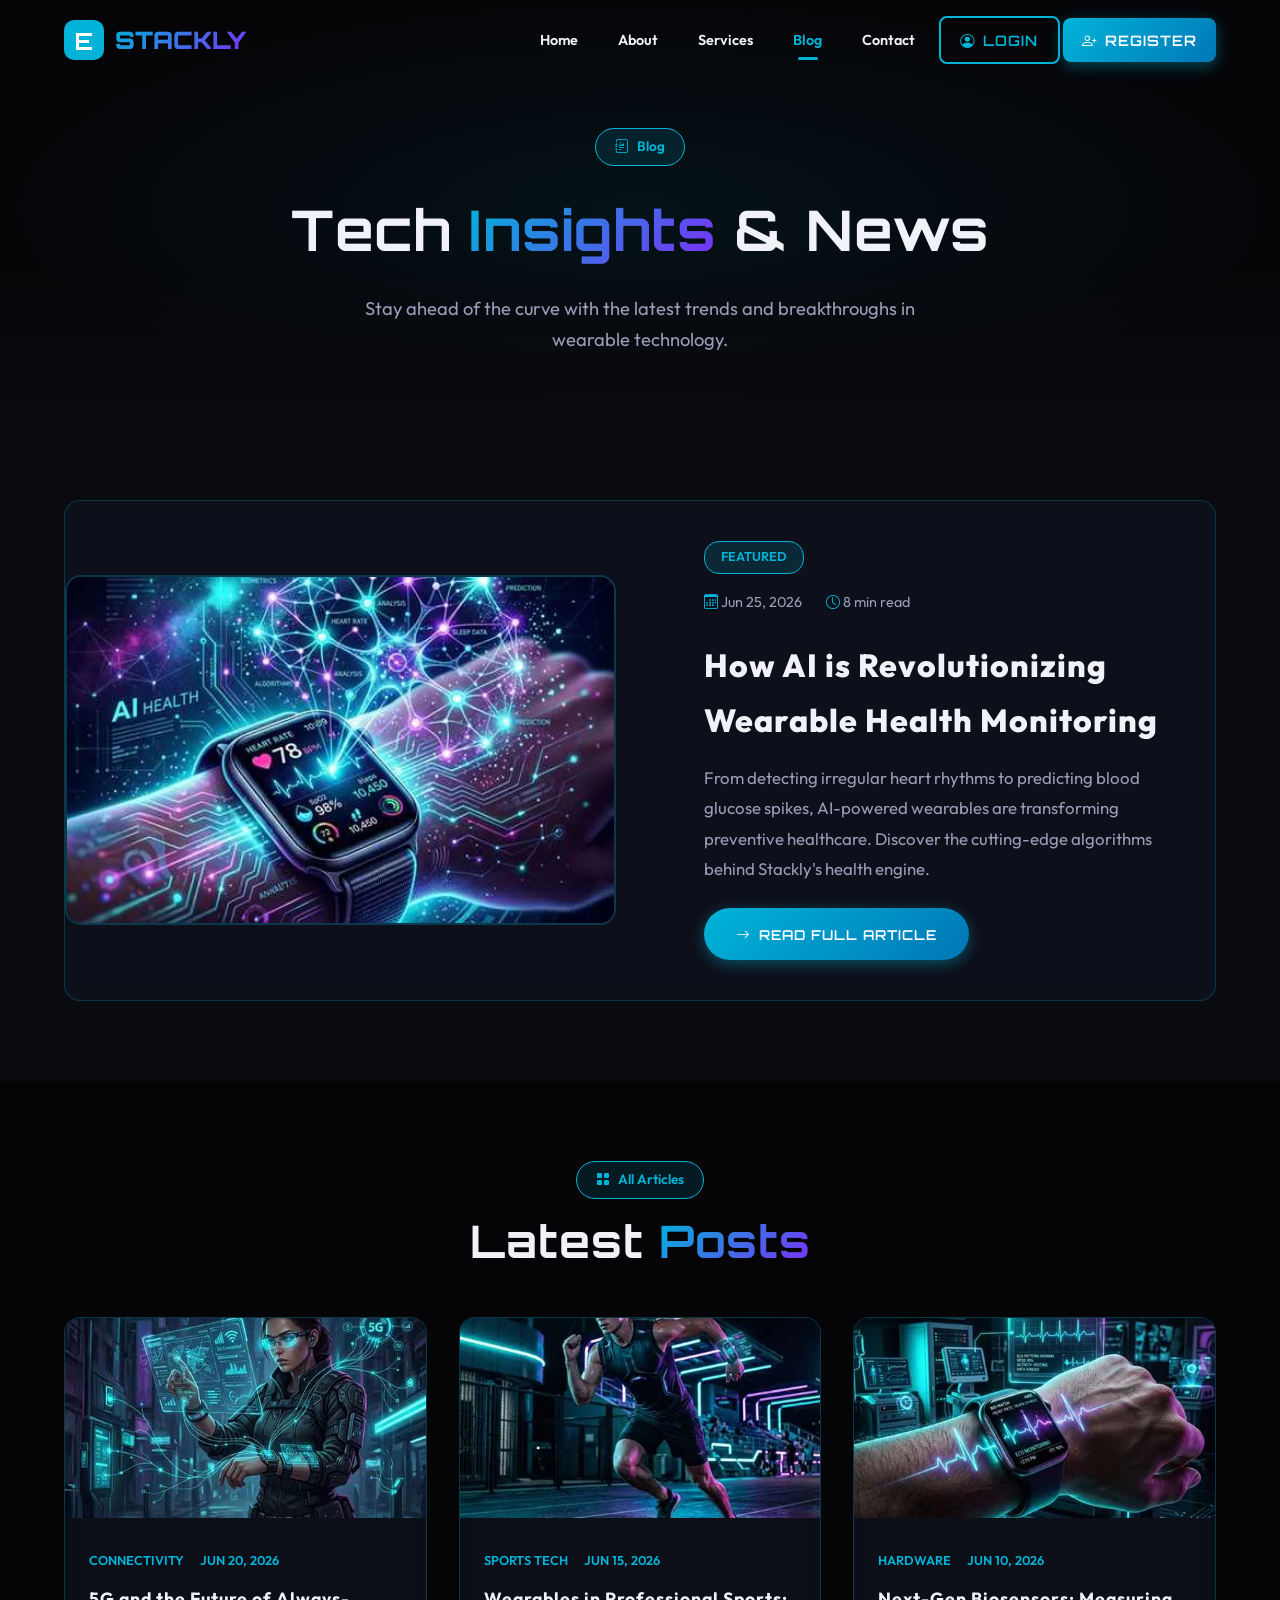
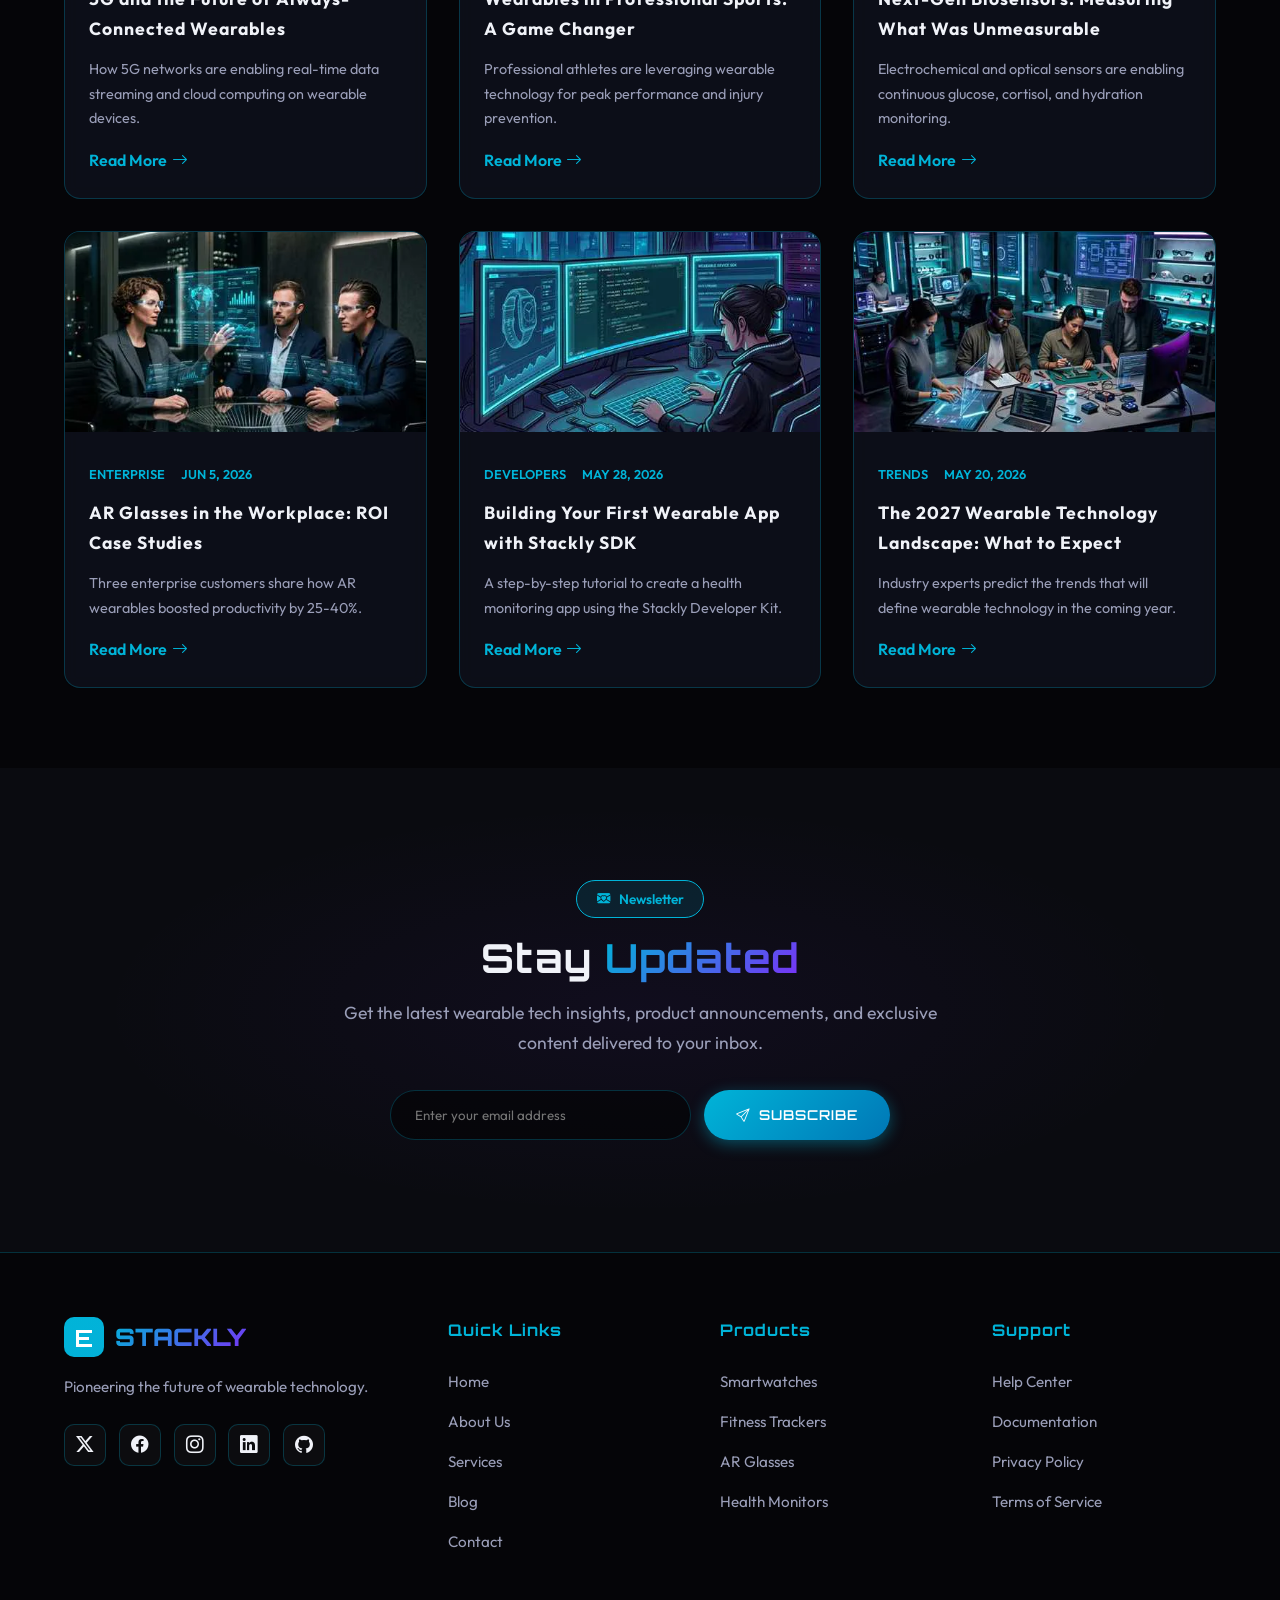
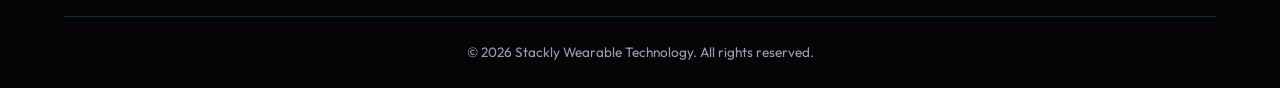
<file: blog.html>
<!DOCTYPE html>
<html lang="en">
<head>
  <meta charset="UTF-8">
  <meta name="viewport" content="width=device-width, initial-scale=1.0">
  <meta name="description" content="Stackly Wearable Technology Blog - Latest insights, research, and trends in wearable tech, AI health, and AR innovation.">
  <title>Blog || Stackly Wearable Technology</title>
  <link href="https://cdn.jsdelivr.net/npm/bootstrap-icons@1.11.3/font/bootstrap-icons.css" rel="stylesheet">
  <link rel="stylesheet" href="style.css">
  <style>
    .featured-section { padding: 5rem 0; position: relative; overflow: hidden; }
    .featured-card { display: grid; grid-template-columns: 1fr 1fr; gap: 3rem; align-items: center; }
    .featured-card img { width: 100%; height: 350px; object-fit: cover; border-radius: 16px; border: 2px solid var(--border-color); }
    .featured-content .blog-tag { display: inline-block; padding: 0.3rem 1rem; background: rgba(0,180,216,0.15); border: 1px solid var(--primary-color); border-radius: 15px; color: var(--primary-color); font-size: 0.8rem; font-weight: 600; margin-bottom: 1rem; text-transform: uppercase; }
    .featured-content h2 { font-size: 2rem; margin-bottom: 1rem; font-family: 'Outfit', sans-serif; font-weight: 800; }
    .featured-content p { color: var(--text-muted); font-size: 1.05rem; margin-bottom: 1.5rem; line-height: 1.8; }
    .featured-meta { display: flex; align-items: center; gap: 1.5rem; color: var(--text-muted); font-size: 0.9rem; margin-bottom: 1.5rem; }
    .featured-meta i { color: var(--primary-color); }

    .blog-grid-section { padding: 5rem 0; background: var(--darker-bg); position: relative; overflow: hidden; }
    .blog-grid { display: grid; grid-template-columns: repeat(auto-fit, minmax(320px, 1fr)); gap: 2rem; margin-top: 3rem; }
    .blog-card { padding: 0; overflow: hidden; }
    .blog-card img { width: 100%; height: 200px; object-fit: cover; }
    .blog-card-content { padding: 1.5rem; }
    .blog-card-meta { display: flex; gap: 1rem; margin-bottom: 0.8rem; }
    .blog-card-meta span { font-size: 0.8rem; color: var(--primary-color); font-weight: 600; text-transform: uppercase; }
    .blog-card h3 { font-size: 1.1rem; margin-bottom: 0.8rem; font-family: 'Outfit', sans-serif; font-weight: 700; }
    .blog-card p { color: var(--text-muted); font-size: 0.9rem; margin-bottom: 1rem; }
    .blog-card .read-more { color: var(--primary-color); font-weight: 600; transition: var(--transition); display: inline-flex; align-items: center; gap: 0.3rem; }
    .blog-card .read-more:hover { gap: 0.8rem; }

    .newsletter-section { padding: 7rem 0; position: relative; overflow: hidden; text-align: center; }
    .newsletter-section::before { content: ''; position: absolute; top: 0; left: 0; width: 100%; height: 100%; background: radial-gradient(ellipse at center, rgba(123,47,247,0.06), transparent 60%); }
    .newsletter-content { position: relative; z-index: 2; max-width: 600px; margin: 0 auto; }
    .newsletter-content h2 { font-size: 2.5rem; margin-bottom: 1rem; }
    .newsletter-content p { color: var(--text-muted); font-size: 1.1rem; margin-bottom: 2rem; }
    .newsletter-form { display: flex; gap: 0.8rem; max-width: 500px; margin: 0 auto; }
    .newsletter-form input { flex: 1; padding: 1rem 1.5rem; background: rgba(0,0,0,0.5); border: 1px solid var(--border-color); border-radius: 30px; color: #fff; font-family: inherit; outline: none; transition: var(--transition); }
    .newsletter-form input:focus { border-color: var(--primary-color); box-shadow: 0 0 15px rgba(0,180,216,0.2); }
    .newsletter-form button { white-space: nowrap; }

    @media (max-width: 768px) {
      .featured-card { grid-template-columns: 1fr; }
      .featured-card img { height: 250px; }
      .newsletter-form { flex-direction: column; }
      .newsletter-form button { width: 100%; justify-content: center; }
    }
  </style>
</head>
<body>
  <nav class="navbar" id="navbar">
    <div class="nav-container">
      <a href="index.html" class="nav-logo"><svg viewBox="0 0 40 40" fill="none" xmlns="http://www.w3.org/2000/svg"><rect width="40" height="40" rx="10" fill="url(#logoGrad)"/><path d="M12 13h16v3H15v4h10v3H15v4h13v3H12V13z" fill="#fff"/><defs><linearGradient id="logoGrad" x1="0" y1="0" x2="40" y2="40"><stop stop-color="#00B4D8"/><stop offset="1" stop-color="#7B2FF7"/></linearGradient></defs></svg><span>STACKLY</span></a>
      <div class="nav-links" id="navLinks">
        <a href="index.html">Home</a><a href="about.html">About</a><a href="services.html">Services</a><a href="blog.html" class="active">Blog</a><a href="contact.html">Contact</a>
        <div class="nav-auth">
          <a href="login.html" class="btn-secondary" style="padding: 0.6rem 1.2rem; font-size: 0.9rem;"><i class="bi bi-person-circle"></i> Login</a>
          <a href="register.html" class="btn-primary" style="padding: 0.6rem 1.2rem; font-size: 0.9rem;"><i class="bi bi-person-plus"></i> Register</a>
        </div>
      </div>
      <div class="hamburger" id="hamburger"><span></span><span></span><span></span></div>
    </div>
  </nav>
  <div class="nav-overlay" id="navOverlay"></div>

  <section class="page-hero">
    <div class="page-hero-content">
      <div class="section-badge fade-up"><i class="bi bi-journal-richtext"></i> Blog</div>
      <h1 class="fade-up">Tech <span>Insights</span> & News</h1>
      <p class="fade-up">Stay ahead of the curve with the latest trends and breakthroughs in wearable technology.</p>
    </div>
  </section>

  <!-- ===== FEATURED ARTICLE ===== -->
  <section class="featured-section">
    <div class="container">
      <div class="featured-card glass-card" style="padding: 0; overflow: hidden;">
        <img src="images/blog-1.webp" alt="Featured Article" class="slide-left">
        <div class="featured-content slide-right" style="padding: 2.5rem;">
          <span class="blog-tag">Featured</span>
          <div class="featured-meta"><span><i class="bi bi-calendar3"></i> Jun 25, 2026</span><span><i class="bi bi-clock"></i> 8 min read</span></div>
          <h2>How AI is Revolutionizing Wearable Health Monitoring</h2>
          <p>From detecting irregular heart rhythms to predicting blood glucose spikes, AI-powered wearables are transforming preventive healthcare. Discover the cutting-edge algorithms behind Stackly's health engine.</p>
          <a href="error.html" class="btn-primary"><i class="bi bi-arrow-right"></i> Read Full Article</a>
        </div>
      </div>
    </div>
  </section>

  <!-- ===== BLOG GRID ===== -->
  <section class="blog-grid-section">
    <div class="container">
      <div style="text-align: center;" class="fade-up">
        <div class="section-badge"><i class="bi bi-grid-fill"></i> All Articles</div>
        <h2 class="section-title">Latest <span>Posts</span></h2>
      </div>
      <div class="blog-grid">
        <div class="glass-card blog-card fade-up delay-1">
          <img src="images/blog-2.webp" alt="5G Wearables">
          <div class="blog-card-content">
            <div class="blog-card-meta"><span>Connectivity</span><span>Jun 20, 2026</span></div>
            <h3>5G and the Future of Always-Connected Wearables</h3>
            <p>How 5G networks are enabling real-time data streaming and cloud computing on wearable devices.</p>
            <a href="error.html" class="read-more">Read More <i class="bi bi-arrow-right"></i></a>
          </div>
        </div>
        <div class="glass-card blog-card fade-up delay-2">
          <img src="images/blog-3.webp" alt="Sports Tech">
          <div class="blog-card-content">
            <div class="blog-card-meta"><span>Sports Tech</span><span>Jun 15, 2026</span></div>
            <h3>Wearables in Professional Sports: A Game Changer</h3>
            <p>Professional athletes are leveraging wearable technology for peak performance and injury prevention.</p>
            <a href="error.html" class="read-more">Read More <i class="bi bi-arrow-right"></i></a>
          </div>
        </div>
        <div class="glass-card blog-card fade-up delay-3">
          <img src="images/service-health.webp" alt="Biosensors">
          <div class="blog-card-content">
            <div class="blog-card-meta"><span>Hardware</span><span>Jun 10, 2026</span></div>
            <h3>Next-Gen Biosensors: Measuring What Was Unmeasurable</h3>
            <p>Electrochemical and optical sensors are enabling continuous glucose, cortisol, and hydration monitoring.</p>
            <a href="error.html" class="read-more">Read More <i class="bi bi-arrow-right"></i></a>
          </div>
        </div>
        <div class="glass-card blog-card fade-up delay-1">
          <img src="images/service-enterprise.webp" alt="AR Enterprise">
          <div class="blog-card-content">
            <div class="blog-card-meta"><span>Enterprise</span><span>Jun 5, 2026</span></div>
            <h3>AR Glasses in the Workplace: ROI Case Studies</h3>
            <p>Three enterprise customers share how AR wearables boosted productivity by 25-40%.</p>
            <a href="error.html" class="read-more">Read More <i class="bi bi-arrow-right"></i></a>
          </div>
        </div>
        <div class="glass-card blog-card fade-up delay-2">
          <img src="images/service-dev.webp" alt="Developer Tools">
          <div class="blog-card-content">
            <div class="blog-card-meta"><span>Developers</span><span>May 28, 2026</span></div>
            <h3>Building Your First Wearable App with Stackly SDK</h3>
            <p>A step-by-step tutorial to create a health monitoring app using the Stackly Developer Kit.</p>
            <a href="error.html" class="read-more">Read More <i class="bi bi-arrow-right"></i></a>
          </div>
        </div>
        <div class="glass-card blog-card fade-up delay-3">
          <img src="images/about-wearable.webp" alt="Future Trends">
          <div class="blog-card-content">
            <div class="blog-card-meta"><span>Trends</span><span>May 20, 2026</span></div>
            <h3>The 2027 Wearable Technology Landscape: What to Expect</h3>
            <p>Industry experts predict the trends that will define wearable technology in the coming year.</p>
            <a href="error.html" class="read-more">Read More <i class="bi bi-arrow-right"></i></a>
          </div>
        </div>
      </div>
    </div>
  </section>

  <!-- ===== NEWSLETTER ===== -->
  <section class="newsletter-section">
    <div class="container">
      <div class="newsletter-content scale-in">
        <div class="section-badge"><i class="bi bi-envelope-heart-fill"></i> Newsletter</div>
        <h2 class="section-title">Stay <span>Updated</span></h2>
        <p>Get the latest wearable tech insights, product announcements, and exclusive content delivered to your inbox.</p>
        <form class="newsletter-form">
          <input type="email" placeholder="Enter your email address" required>
          <button type="submit" class="btn-primary"><i class="bi bi-send"></i> Subscribe</button>
        </form>
      </div>
    </div>
  </section>

  <footer class="footer">
    <div class="container">
      <div class="footer-grid">
        <div class="footer-brand">
          <a href="index.html" class="nav-logo" style="margin-bottom: 0.5rem;"><svg viewBox="0 0 40 40" fill="none" xmlns="http://www.w3.org/2000/svg"><rect width="40" height="40" rx="10" fill="url(#fLG4)"/><path d="M12 13h16v3H15v4h10v3H15v4h13v3H12V13z" fill="#fff"/><defs><linearGradient id="fLG4" x1="0" y1="0" x2="40" y2="40"><stop stop-color="#00B4D8"/><stop offset="1" stop-color="#7B2FF7"/></linearGradient></defs></svg><span>STACKLY</span></a>
          <p>Pioneering the future of wearable technology.</p>
          <div class="footer-socials"><a href="error.html"><i class="bi bi-twitter-x"></i></a><a href="error.html"><i class="bi bi-facebook"></i></a><a href="error.html"><i class="bi bi-instagram"></i></a><a href="error.html"><i class="bi bi-linkedin"></i></a><a href="error.html"><i class="bi bi-github"></i></a></div>
        </div>
        <div class="footer-col"><h4>Quick Links</h4><ul><li><a href="index.html">Home</a></li><li><a href="about.html">About Us</a></li><li><a href="services.html">Services</a></li><li><a href="blog.html">Blog</a></li><li><a href="contact.html">Contact</a></li></ul></div>
        <div class="footer-col"><h4>Products</h4><ul><li><a href="error.html">Smartwatches</a></li><li><a href="error.html">Fitness Trackers</a></li><li><a href="error.html">AR Glasses</a></li><li><a href="error.html">Health Monitors</a></li></ul></div>
        <div class="footer-col"><h4>Support</h4><ul><li><a href="error.html">Help Center</a></li><li><a href="error.html">Documentation</a></li><li><a href="error.html">Privacy Policy</a></li><li><a href="error.html">Terms of Service</a></li></ul></div>
      </div>
      <div class="footer-bottom"><p>&copy; 2026 Stackly Wearable Technology. All rights reserved.</p></div>
    </div>
  </footer>
  <script src="script.js"></script>
</body>
</html>
</file>
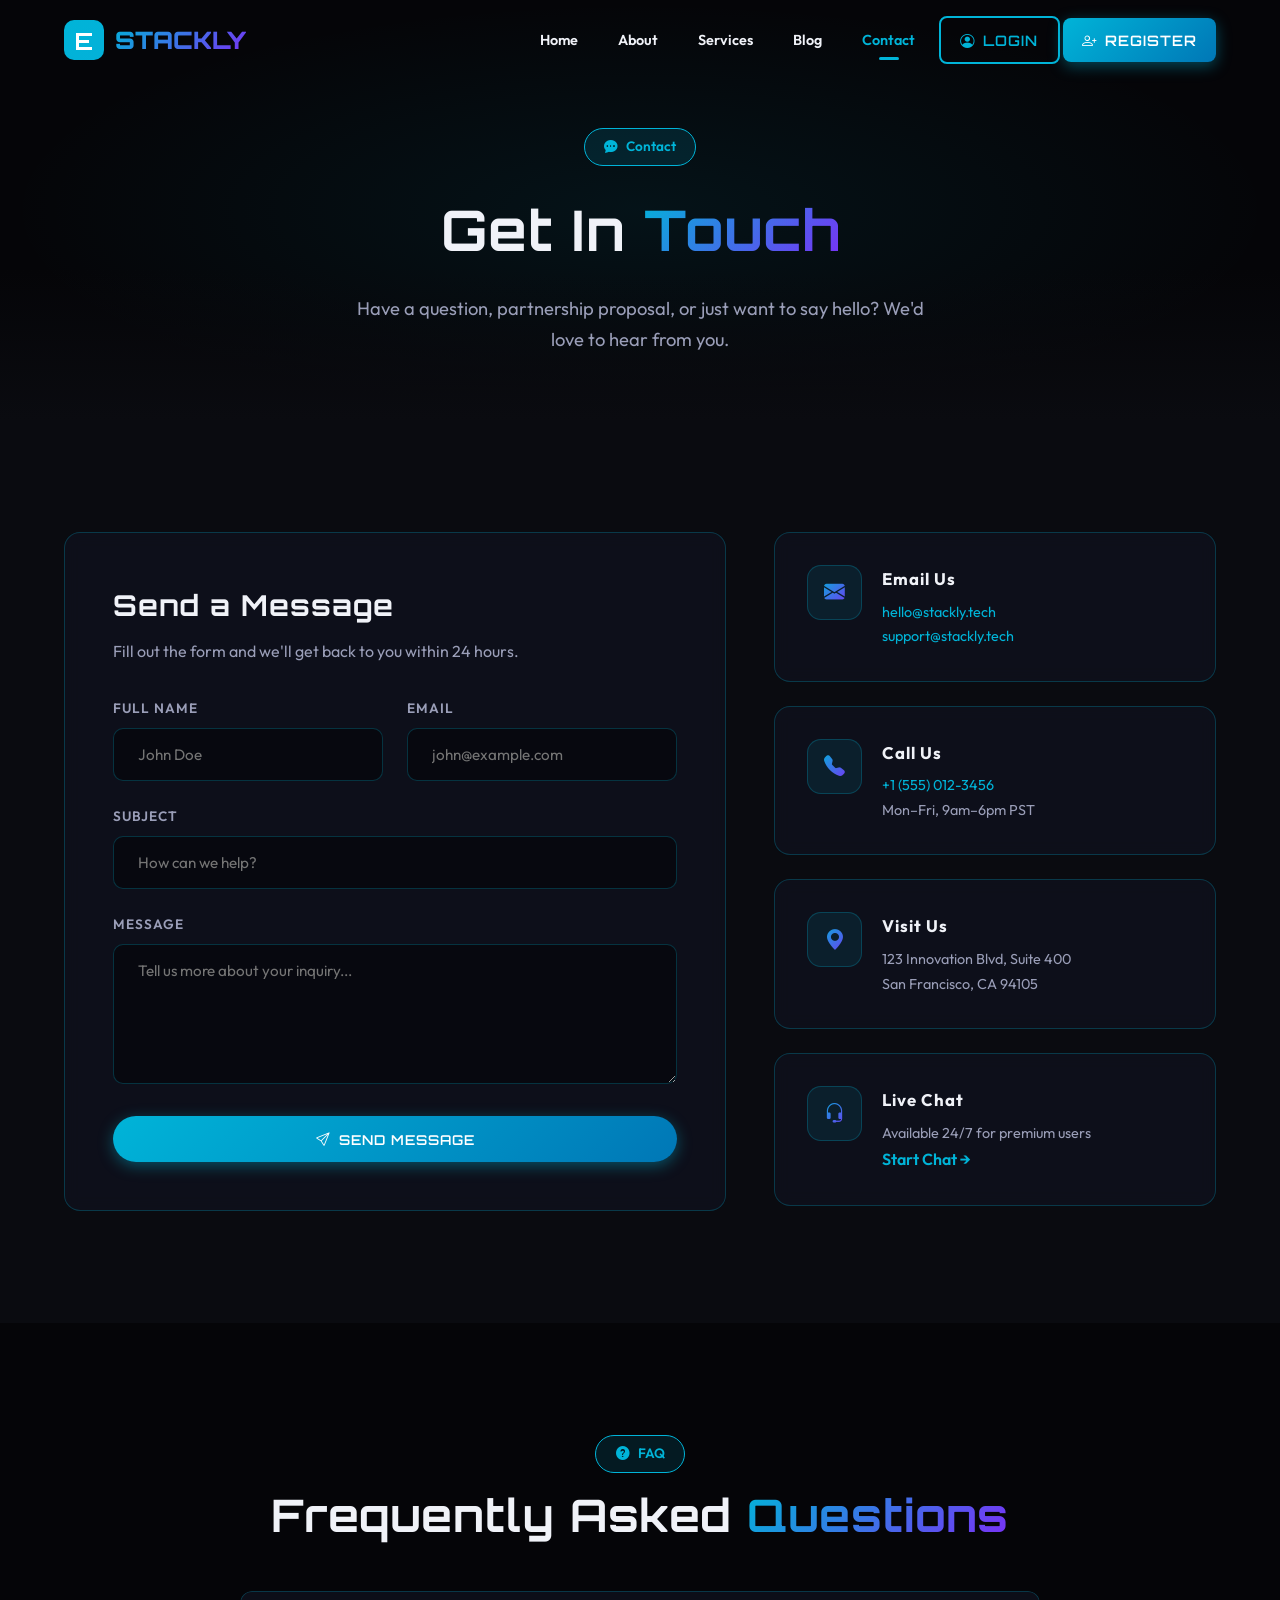
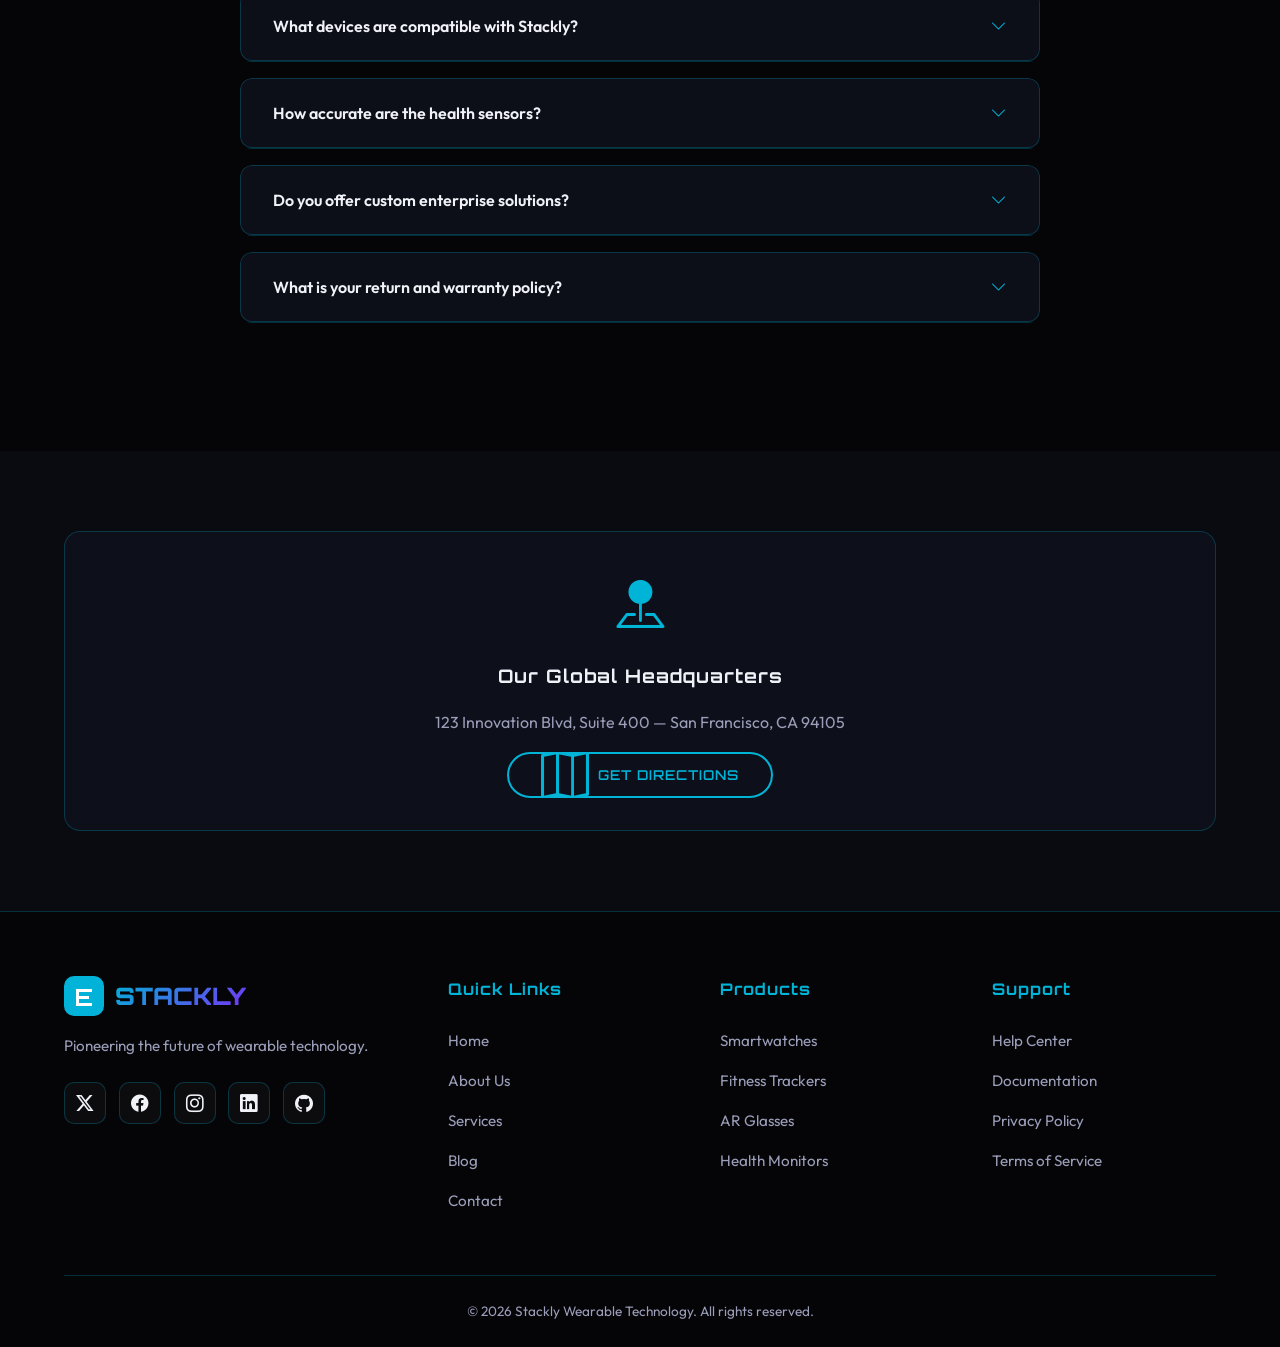
<file: contact.html>
<!DOCTYPE html>
<html lang="en">
<head>
  <meta charset="UTF-8">
  <meta name="viewport" content="width=device-width, initial-scale=1.0">
  <meta name="description" content="Contact Stackly Wearable Technology - Get in touch for sales, support, partnerships, and inquiries.">
  <title>Contact || Stackly Wearable Technology</title>
  <link href="https://cdn.jsdelivr.net/npm/bootstrap-icons@1.11.3/font/bootstrap-icons.css" rel="stylesheet">
  <link rel="stylesheet" href="style.css">
  <style>
    .contact-section { padding: 7rem 0; position: relative; overflow: hidden; }
    .contact-grid { display: grid; grid-template-columns: 1.2fr 0.8fr; gap: 3rem; }
    .contact-form-card { padding: 3rem; }
    .form-group { margin-bottom: 1.5rem; }
    .form-group label { display: block; margin-bottom: 0.5rem; color: var(--text-muted); font-size: 0.85rem; font-weight: 600; letter-spacing: 1px; text-transform: uppercase; }
    .form-control { width: 100%; padding: 1rem 1.5rem; background: rgba(0,0,0,0.4); border: 1px solid var(--border-color); border-radius: 10px; color: #fff; font-family: inherit; transition: var(--transition); outline: none; font-size: 0.95rem; }
    .form-control:focus { border-color: var(--primary-color); box-shadow: 0 0 15px rgba(0,180,216,0.15); }
    textarea.form-control { resize: vertical; min-height: 140px; }
    .form-row { display: grid; grid-template-columns: 1fr 1fr; gap: 1.5rem; }

    .info-cards { display: flex; flex-direction: column; gap: 1.5rem; }
    .info-card { padding: 2rem; display: flex; align-items: flex-start; gap: 1.2rem; }
    .info-card .icon { width: 55px; height: 55px; min-width: 55px; border-radius: 14px; background: rgba(0,180,216,0.1); border: 1px solid var(--border-color); display: flex; align-items: center; justify-content: center; font-size: 1.3rem; }
    .info-card .icon i { background: linear-gradient(135deg, var(--primary-color), var(--secondary-color)); -webkit-background-clip: text; -webkit-text-fill-color: transparent; }
    .info-card h4 { font-family: 'Outfit', sans-serif; font-size: 1.05rem; margin-bottom: 0.4rem; }
    .info-card p { color: var(--text-muted); font-size: 0.9rem; }
    .info-card a { color: var(--primary-color); transition: var(--transition); }
    .info-card a:hover { color: var(--secondary-color); }

    .faq-section { padding: 7rem 0; background: var(--darker-bg); position: relative; overflow: hidden; }
    .faq-container { max-width: 800px; margin: 3rem auto 0; }
    .faq-item { margin-bottom: 1rem; border-radius: 12px; overflow: hidden; }
    .faq-question { width: 100%; padding: 1.5rem 2rem; background: var(--card-bg); border: 1px solid var(--border-color); border-radius: 12px; color: var(--text-light); font-family: 'Outfit', sans-serif; font-size: 1rem; font-weight: 600; cursor: pointer; display: flex; justify-content: space-between; align-items: center; transition: var(--transition); text-align: left; }
    .faq-question:hover { border-color: var(--primary-color); }
    .faq-question i { transition: transform 0.3s ease; color: var(--primary-color); }
    .faq-item.active .faq-question { border-color: var(--primary-color); background: rgba(0,180,216,0.08); border-bottom-left-radius: 0; border-bottom-right-radius: 0; }
    .faq-item.active .faq-question i { transform: rotate(180deg); }
    .faq-answer { max-height: 0; overflow: hidden; transition: max-height 0.4s ease, padding 0.4s ease; background: rgba(0,0,0,0.3); border: 1px solid var(--border-color); border-top: none; border-bottom-left-radius: 12px; border-bottom-right-radius: 12px; }
    .faq-item.active .faq-answer { max-height: 300px; padding: 1.5rem 2rem; }
    .faq-answer p { color: var(--text-muted); font-size: 0.95rem; line-height: 1.8; }

    .map-section { padding: 5rem 0; position: relative; overflow: hidden; }
    .map-placeholder { width: 100%; height: 300px; border-radius: 16px; background: var(--card-bg); border: 1px solid var(--border-color); display: flex; align-items: center; justify-content: center; flex-direction: column; gap: 1rem; }
    .map-placeholder i { font-size: 3rem; color: var(--primary-color); }
    .map-placeholder p { color: var(--text-muted); }

    @media (max-width: 768px) {
      .contact-grid { grid-template-columns: 1fr; }
      .form-row { grid-template-columns: 1fr; }
    }
  </style>
</head>
<body>
  <nav class="navbar" id="navbar">
    <div class="nav-container">
      <a href="index.html" class="nav-logo"><svg viewBox="0 0 40 40" fill="none" xmlns="http://www.w3.org/2000/svg"><rect width="40" height="40" rx="10" fill="url(#logoGrad)"/><path d="M12 13h16v3H15v4h10v3H15v4h13v3H12V13z" fill="#fff"/><defs><linearGradient id="logoGrad" x1="0" y1="0" x2="40" y2="40"><stop stop-color="#00B4D8"/><stop offset="1" stop-color="#7B2FF7"/></linearGradient></defs></svg><span>STACKLY</span></a>
      <div class="nav-links" id="navLinks">
        <a href="index.html">Home</a><a href="about.html">About</a><a href="services.html">Services</a><a href="blog.html">Blog</a><a href="contact.html" class="active">Contact</a>
        <div class="nav-auth">
          <a href="login.html" class="btn-secondary" style="padding: 0.6rem 1.2rem; font-size: 0.9rem;"><i class="bi bi-person-circle"></i> Login</a>
          <a href="register.html" class="btn-primary" style="padding: 0.6rem 1.2rem; font-size: 0.9rem;"><i class="bi bi-person-plus"></i> Register</a>
        </div>
      </div>
      <div class="hamburger" id="hamburger"><span></span><span></span><span></span></div>
    </div>
  </nav>
  <div class="nav-overlay" id="navOverlay"></div>

  <section class="page-hero">
    <div class="page-hero-content">
      <div class="section-badge fade-up"><i class="bi bi-chat-dots-fill"></i> Contact</div>
      <h1 class="fade-up">Get In <span>Touch</span></h1>
      <p class="fade-up">Have a question, partnership proposal, or just want to say hello? We'd love to hear from you.</p>
    </div>
  </section>

  <section class="contact-section">
    <div class="container">
      <div class="contact-grid">
        <div class="glass-card contact-form-card slide-left">
          <h2 style="font-size: 1.8rem; margin-bottom: 0.5rem;">Send a Message</h2>
          <p style="color: var(--text-muted); margin-bottom: 2rem;">Fill out the form and we'll get back to you within 24 hours.</p>
          <form id="contactForm">
            <div class="form-row">
              <div class="form-group">
                <label for="contactName">Full Name</label>
                <input type="text" id="contactName" class="form-control" placeholder="John Doe" required>
              </div>
              <div class="form-group">
                <label for="contactEmail">Email</label>
                <input type="email" id="contactEmail" class="form-control" placeholder="john@example.com" required>
              </div>
            </div>
            <div class="form-group">
              <label for="contactSubject">Subject</label>
              <input type="text" id="contactSubject" class="form-control" placeholder="How can we help?" required>
            </div>
            <div class="form-group">
              <label for="contactMessage">Message</label>
              <textarea id="contactMessage" class="form-control" placeholder="Tell us more about your inquiry..." required></textarea>
            </div>
            <button type="submit" class="btn-primary" style="width: 100%; justify-content: center;"><i class="bi bi-send"></i> Send Message</button>
          </form>
        </div>
        <div class="info-cards slide-right">
          <div class="glass-card info-card">
            <div class="icon"><i class="bi bi-envelope-fill"></i></div>
            <div><h4>Email Us</h4><p><a href="error.html">hello@stackly.tech</a></p><p><a href="error.html">support@stackly.tech</a></p></div>
          </div>
          <div class="glass-card info-card">
            <div class="icon"><i class="bi bi-telephone-fill"></i></div>
            <div><h4>Call Us</h4><p><a href="error.html">+1 (555) 012-3456</a></p><p>Mon–Fri, 9am–6pm PST</p></div>
          </div>
          <div class="glass-card info-card">
            <div class="icon"><i class="bi bi-geo-alt-fill"></i></div>
            <div><h4>Visit Us</h4><p>123 Innovation Blvd, Suite 400<br>San Francisco, CA 94105</p></div>
          </div>
          <div class="glass-card info-card">
            <div class="icon"><i class="bi bi-headset"></i></div>
            <div><h4>Live Chat</h4><p>Available 24/7 for premium users</p><a href="error.html" style="color: var(--primary-color); font-weight: 600;">Start Chat →</a></div>
          </div>
        </div>
      </div>
    </div>
  </section>

  <section class="faq-section">
    <div class="container">
      <div style="text-align: center;" class="fade-up">
        <div class="section-badge"><i class="bi bi-question-circle-fill"></i> FAQ</div>
        <h2 class="section-title">Frequently Asked <span>Questions</span></h2>
      </div>
      <div class="faq-container">
        <div class="faq-item fade-up">
          <button class="faq-question">What devices are compatible with Stackly? <i class="bi bi-chevron-down"></i></button>
          <div class="faq-answer"><p>Stackly wearables are compatible with both iOS (14+) and Android (10+) devices. Our companion app is available on the App Store and Google Play. Enterprise solutions also support web-based dashboards.</p></div>
        </div>
        <div class="faq-item fade-up">
          <button class="faq-question">How accurate are the health sensors? <i class="bi bi-chevron-down"></i></button>
          <div class="faq-answer"><p>Our biosensors achieve clinical-grade accuracy: heart rate monitoring is within ±2 BPM, SpO2 within ±2%, and our AI algorithms have been validated in peer-reviewed clinical studies with 99.2% accuracy for arrhythmia detection.</p></div>
        </div>
        <div class="faq-item fade-up">
          <button class="faq-question">Do you offer custom enterprise solutions? <i class="bi bi-chevron-down"></i></button>
          <div class="faq-answer"><p>Yes! We offer end-to-end custom wearable solutions for enterprises, including hardware customization, white-label apps, cloud integration, fleet management, and dedicated support. Contact our enterprise team for a consultation.</p></div>
        </div>
        <div class="faq-item fade-up">
          <button class="faq-question">What is your return and warranty policy? <i class="bi bi-chevron-down"></i></button>
          <div class="faq-answer"><p>All Stackly devices come with a 2-year warranty and a 30-day money-back guarantee. If you're not satisfied, return the device in its original condition for a full refund. Extended warranty plans are available for purchase.</p></div>
        </div>
      </div>
    </div>
  </section>

  <section class="map-section">
    <div class="container">
      <div class="map-placeholder glass-card fade-up">
        <i class="bi bi-pin-map-fill"></i>
        <h3>Our Global Headquarters</h3>
        <p>123 Innovation Blvd, Suite 400 — San Francisco, CA 94105</p>
        <a href="error.html" class="btn-secondary"><i class="bi bi-map"></i> Get Directions</a>
      </div>
    </div>
  </section>

  <footer class="footer">
    <div class="container">
      <div class="footer-grid">
        <div class="footer-brand">
          <a href="index.html" class="nav-logo" style="margin-bottom: 0.5rem;"><svg viewBox="0 0 40 40" fill="none" xmlns="http://www.w3.org/2000/svg"><rect width="40" height="40" rx="10" fill="url(#fLG5)"/><path d="M12 13h16v3H15v4h10v3H15v4h13v3H12V13z" fill="#fff"/><defs><linearGradient id="fLG5" x1="0" y1="0" x2="40" y2="40"><stop stop-color="#00B4D8"/><stop offset="1" stop-color="#7B2FF7"/></linearGradient></defs></svg><span>STACKLY</span></a>
          <p>Pioneering the future of wearable technology.</p>
          <div class="footer-socials"><a href="error.html"><i class="bi bi-twitter-x"></i></a><a href="error.html"><i class="bi bi-facebook"></i></a><a href="error.html"><i class="bi bi-instagram"></i></a><a href="error.html"><i class="bi bi-linkedin"></i></a><a href="error.html"><i class="bi bi-github"></i></a></div>
        </div>
        <div class="footer-col"><h4>Quick Links</h4><ul><li><a href="index.html">Home</a></li><li><a href="about.html">About Us</a></li><li><a href="services.html">Services</a></li><li><a href="blog.html">Blog</a></li><li><a href="contact.html">Contact</a></li></ul></div>
        <div class="footer-col"><h4>Products</h4><ul><li><a href="error.html">Smartwatches</a></li><li><a href="error.html">Fitness Trackers</a></li><li><a href="error.html">AR Glasses</a></li><li><a href="error.html">Health Monitors</a></li></ul></div>
        <div class="footer-col"><h4>Support</h4><ul><li><a href="error.html">Help Center</a></li><li><a href="error.html">Documentation</a></li><li><a href="error.html">Privacy Policy</a></li><li><a href="error.html">Terms of Service</a></li></ul></div>
      </div>
      <div class="footer-bottom"><p>&copy; 2026 Stackly Wearable Technology. All rights reserved.</p></div>
    </div>
  </footer>
  <script src="script.js"></script>
</body>
</html>
</file>
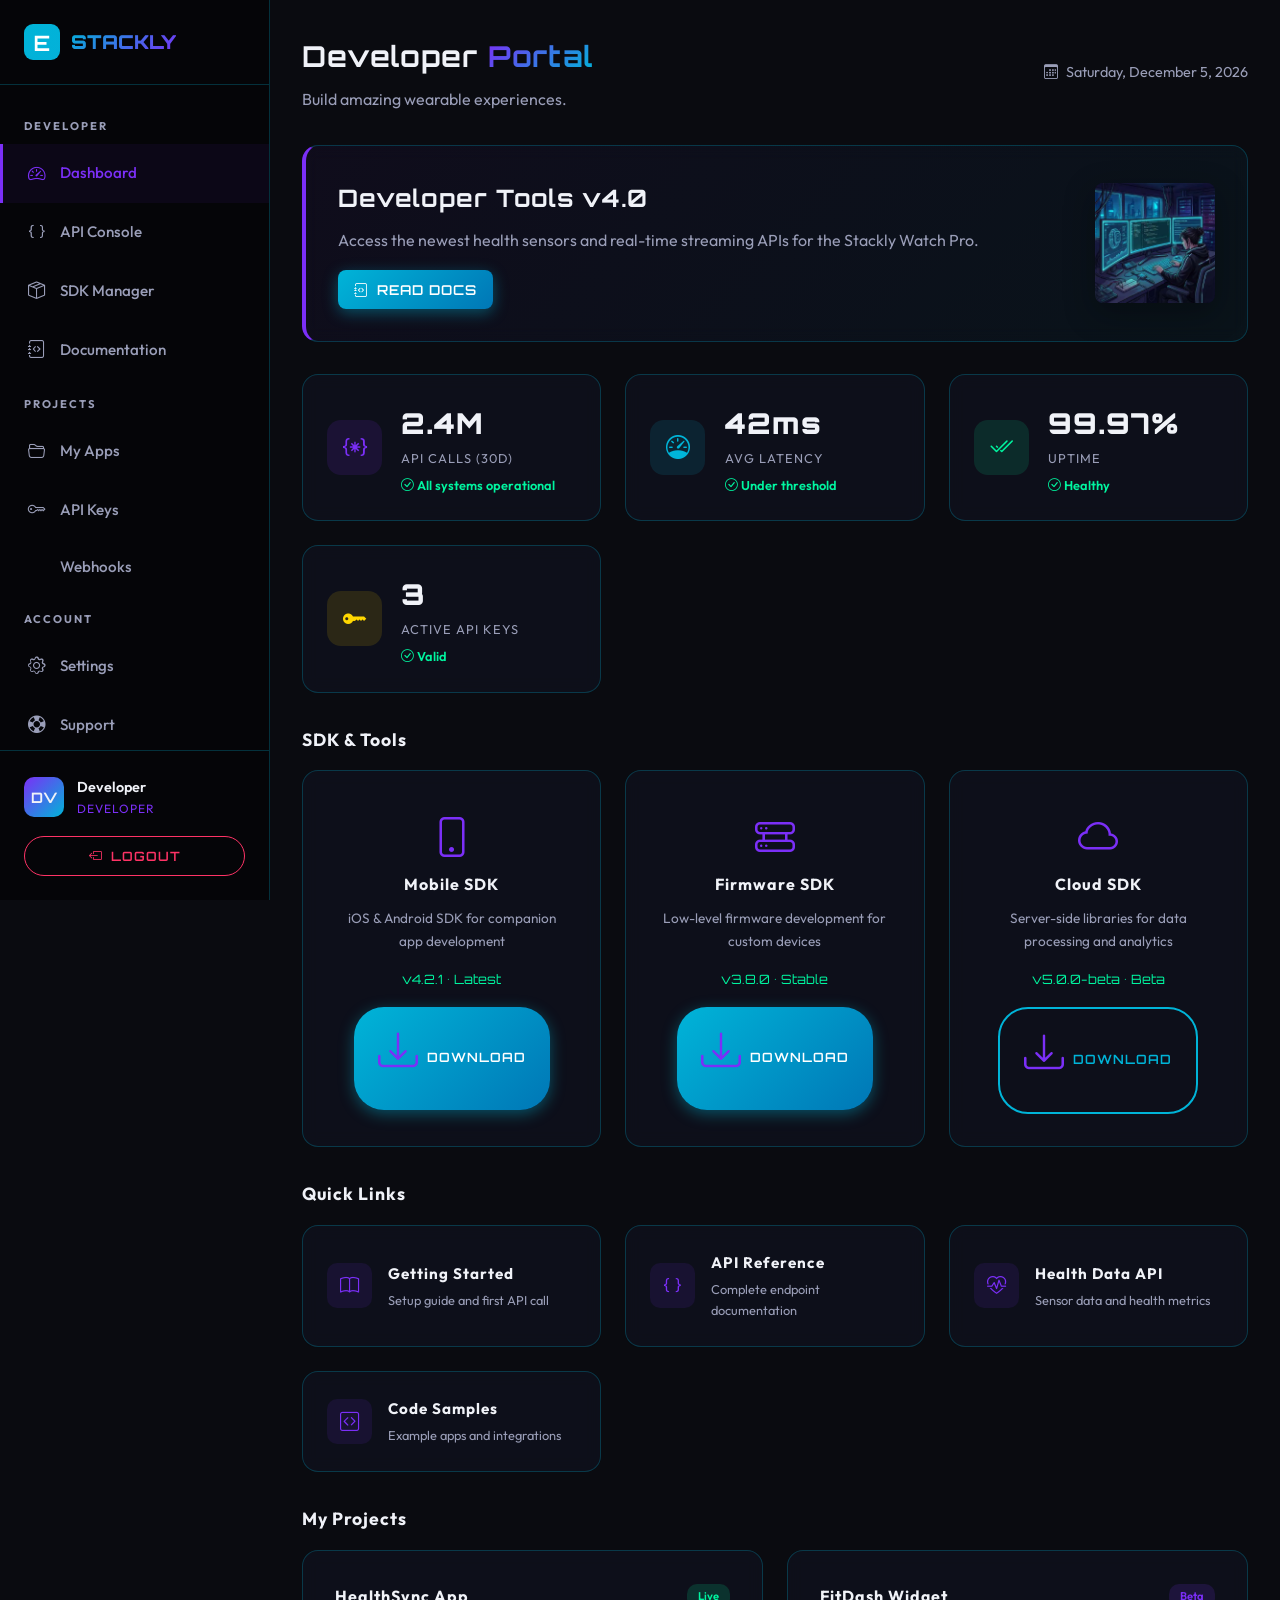
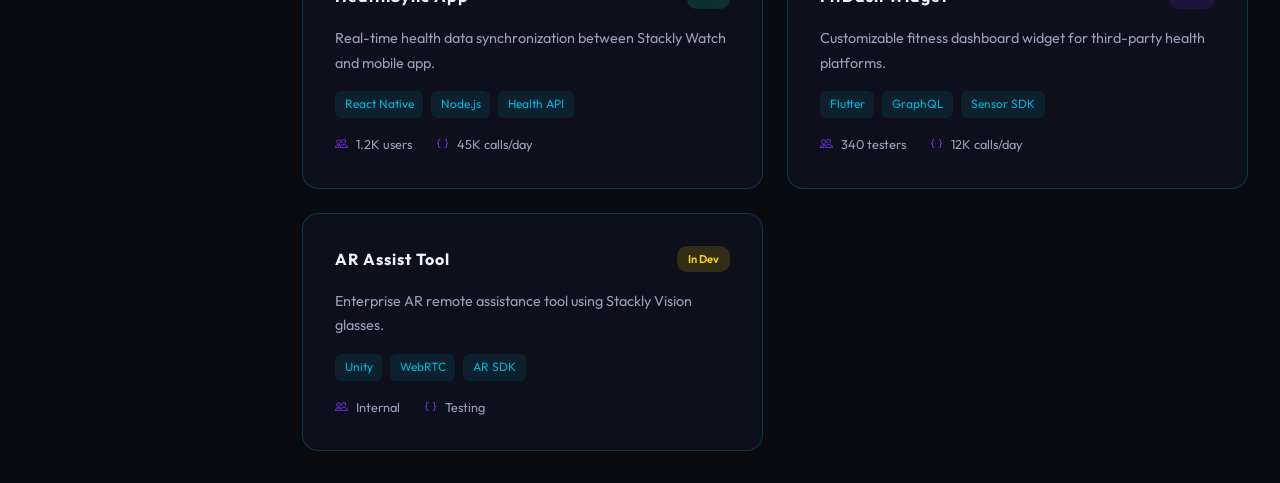
<file: developer-dashboard.html>
<!DOCTYPE html>
<html lang="en">
<head>
  <meta charset="UTF-8">
  <meta name="viewport" content="width=device-width, initial-scale=1.0">
  <title>Developer Dashboard || Stackly Wearable Technology</title>
  <link href="https://cdn.jsdelivr.net/npm/bootstrap-icons@1.11.3/font/bootstrap-icons.css" rel="stylesheet">
  <link rel="stylesheet" href="style.css">
  <style>
    body { display: flex; min-height: 100vh; overflow-x: hidden; }
    .sidebar { width: 270px; height: 100%; min-height: 100dvh; background: var(--darker-bg); border-right: 1px solid var(--border-color); display: flex; flex-direction: column; position: fixed; top: 0; left: 0; z-index: 100; transition: transform 0.4s ease; }
    .sidebar-header { padding: 1.5rem; display: flex; align-items: center; gap: 0.7rem; border-bottom: 1px solid var(--border-color); }
    .sidebar-header svg { height: 36px; width: 36px; }
    .sidebar-header span { font-family: 'Orbitron', sans-serif; font-weight: 900; font-size: 1.2rem; background: linear-gradient(135deg, var(--primary-color), var(--secondary-color)); -webkit-background-clip: text; -webkit-text-fill-color: transparent; background-clip: text; }
    .sidebar-nav { flex: 1; padding: 1rem 0; overflow-y: auto; }
    .sidebar-nav a { display: flex; align-items: center; gap: 0.8rem; padding: 0.9rem 1.5rem; color: var(--text-muted); font-weight: 500; transition: var(--transition); border-left: 3px solid transparent; font-size: 0.95rem; }
    .sidebar-nav a:hover, .sidebar-nav a.active { color: var(--secondary-color); background: rgba(123,47,247,0.06); border-left-color: var(--secondary-color); }
    .sidebar-nav a i { font-size: 1.1rem; width: 20px; text-align: center; }
    .sidebar-section { padding: 1rem 1.5rem 0.5rem; font-size: 0.7rem; color: var(--text-muted); text-transform: uppercase; letter-spacing: 2px; font-weight: 700; }
    .sidebar-footer { padding: 1.5rem; border-top: 1px solid var(--border-color); }
    .user-info { display: flex; align-items: center; gap: 0.8rem; margin-bottom: 1rem; }
    .user-avatar { width: 40px; height: 40px; border-radius: 10px; background: linear-gradient(135deg, var(--secondary-color), var(--primary-color)); display: flex; align-items: center; justify-content: center; font-family: 'Orbitron', sans-serif; font-weight: 700; font-size: 0.9rem; }
    .user-info .user-name { font-weight: 600; font-size: 0.9rem; }
    .user-info .user-role { font-size: 0.75rem; color: var(--secondary-color); text-transform: uppercase; letter-spacing: 1px; }
    .logout-btn { width: 100%; justify-content: center; padding: 0.7rem; font-size: 0.8rem; background: transparent; color: var(--accent-pink); border: 1px solid var(--accent-pink); }
    .logout-btn:hover { background: rgba(255,51,102,0.1); }

    .main-content { margin-left: 270px; flex: 1; padding: 2rem; min-height: 100vh; }
    .dash-header { display: flex; justify-content: space-between; align-items: center; margin-bottom: 2rem; flex-wrap: wrap; gap: 1rem; }
    .dash-header h1 { font-size: 1.8rem; }
    .dash-header h1 span { background: linear-gradient(135deg, var(--secondary-color), var(--primary-color)); -webkit-background-clip: text; -webkit-text-fill-color: transparent; background-clip: text; }

    .mobile-header { display: none; position: fixed; top: 0; left: 0; right: 0; height: 60px; background: var(--darker-bg); border-bottom: 1px solid var(--border-color); z-index: 99; padding: 0 1rem; align-items: center; justify-content: space-between; }
    .mobile-header .sidebar-toggle { background: none; border: none; color: var(--text-light); font-size: 1.5rem; cursor: pointer; }
    .mobile-header .mobile-logo { display: flex; align-items: center; gap: 0.5rem; }
    .mobile-header .mobile-logo svg { height: 30px; width: 30px; }
    .mobile-header .mobile-logo span { font-family: 'Orbitron', sans-serif; font-weight: 900; font-size: 1rem; background: linear-gradient(135deg, var(--primary-color), var(--secondary-color)); -webkit-background-clip: text; -webkit-text-fill-color: transparent; background-clip: text; }
    .sidebar-overlay { display: none; position: fixed; top: 0; left: 0; width: 100%; height: 100%; background: rgba(0,0,0,0.6); z-index: 99; }
    .sidebar-overlay.active { display: block; }

    /* API Stats */
    .api-grid { display: grid; grid-template-columns: repeat(auto-fit, minmax(230px, 1fr)); gap: 1.5rem; margin-bottom: 2rem; }
    .api-card { padding: 1.5rem; display: flex; align-items: center; gap: 1.2rem; }
    .api-icon { width: 55px; height: 55px; border-radius: 14px; display: flex; align-items: center; justify-content: center; font-size: 1.5rem; }
    .api-icon.purple { background: rgba(123,47,247,0.12); color: var(--secondary-color); }
    .api-icon.cyan { background: rgba(0,180,216,0.12); color: var(--primary-color); }
    .api-icon.green { background: rgba(0,245,160,0.12); color: var(--accent-green); }
    .api-icon.gold { background: rgba(255,215,0,0.12); color: var(--accent-gold); }
    .api-info h3 { font-family: 'Orbitron', sans-serif; font-size: 1.8rem; font-weight: 900; }
    .api-info p { color: var(--text-muted); font-size: 0.8rem; text-transform: uppercase; letter-spacing: 1px; }
    .api-info .status { font-size: 0.8rem; font-weight: 600; margin-top: 0.3rem; color: var(--accent-green); }

    /* SDK Downloads */
    .sdk-section { margin-bottom: 2rem; }
    .sdk-section h3 { font-family: 'Outfit', sans-serif; font-size: 1.1rem; margin-bottom: 1rem; font-weight: 700; }
    .sdk-grid { display: grid; grid-template-columns: repeat(auto-fit, minmax(280px, 1fr)); gap: 1.5rem; }
    .sdk-card { padding: 2rem; text-align: center; }
    .sdk-card i { font-size: 2.5rem; margin-bottom: 1rem; color: var(--secondary-color); }
    .sdk-card h4 { font-family: 'Outfit', sans-serif; font-size: 1rem; margin-bottom: 0.5rem; }
    .sdk-card p { color: var(--text-muted); font-size: 0.85rem; margin-bottom: 1rem; }
    .sdk-card .version { font-family: 'Orbitron', sans-serif; font-size: 0.8rem; color: var(--accent-green); margin-bottom: 1rem; }

    /* Docs */
    .docs-grid { display: grid; grid-template-columns: repeat(auto-fit, minmax(250px, 1fr)); gap: 1.5rem; margin-bottom: 2rem; }
    .doc-card { padding: 1.5rem; display: flex; align-items: center; gap: 1rem; cursor: pointer; }
    .doc-card:hover { border-color: var(--secondary-color); }
    .doc-card .doc-icon { width: 45px; height: 45px; min-width: 45px; border-radius: 10px; background: rgba(123,47,247,0.1); display: flex; align-items: center; justify-content: center; font-size: 1.2rem; color: var(--secondary-color); }
    .doc-card h4 { font-family: 'Outfit', sans-serif; font-size: 0.95rem; margin-bottom: 0.2rem; }
    .doc-card p { color: var(--text-muted); font-size: 0.8rem; }

    /* Projects */
    .projects-grid { display: grid; grid-template-columns: repeat(auto-fit, minmax(300px, 1fr)); gap: 1.5rem; }
    .project-card { padding: 2rem; }
    .project-header { display: flex; justify-content: space-between; align-items: center; margin-bottom: 1rem; }
    .project-header h4 { font-family: 'Outfit', sans-serif; font-size: 1rem; font-weight: 700; }
    .project-status { padding: 0.2rem 0.7rem; border-radius: 10px; font-size: 0.7rem; font-weight: 600; }
    .project-status.live { background: rgba(0,245,160,0.15); color: var(--accent-green); }
    .project-status.dev { background: rgba(255,215,0,0.15); color: var(--accent-gold); }
    .project-status.beta { background: rgba(123,47,247,0.15); color: var(--secondary-color); }
    .project-card p { color: var(--text-muted); font-size: 0.9rem; margin-bottom: 1rem; }
    .project-tech { display: flex; gap: 0.5rem; flex-wrap: wrap; margin-bottom: 1rem; }
    .project-tech span { padding: 0.2rem 0.6rem; background: rgba(0,180,216,0.1); border-radius: 6px; font-size: 0.75rem; color: var(--primary-color); }
    .project-stats { display: flex; gap: 1.5rem; color: var(--text-muted); font-size: 0.8rem; }
    .project-stats i { color: var(--secondary-color); margin-right: 0.3rem; }

    @media (max-width: 768px) {
      .sidebar { transform: translateX(-100%); z-index: 1000; }
      .sidebar.active { transform: translateX(0); }
      body { display: block; }
      .main-content { margin-left: 0; padding: 80px 1rem 2rem 1rem; width: 100%; max-width: 100vw; box-sizing: border-box; min-width: 0; overflow-x: hidden; }
      .mobile-header { display: flex; }
      .api-grid { grid-template-columns: repeat(2, 1fr); }
    }
    @media (max-width: 480px) { .api-grid { grid-template-columns: 1fr; } }
  </style>
</head>
<body>
  <div class="mobile-header">
    <button class="sidebar-toggle" id="sidebarToggle"><i class="bi bi-list"></i></button>
    <a href="developer-dashboard.html" class="mobile-logo" style="text-decoration: none;">
      <svg viewBox="0 0 40 40" fill="none" xmlns="http://www.w3.org/2000/svg"><rect width="40" height="40" rx="10" fill="url(#mLG2)"/><path d="M12 13h16v3H15v4h10v3H15v4h13v3H12V13z" fill="#fff"/><defs><linearGradient id="mLG2" x1="0" y1="0" x2="40" y2="40"><stop stop-color="#00B4D8"/><stop offset="1" stop-color="#7B2FF7"/></linearGradient></defs></svg>
      <span>STACKLY</span>
    </a>
    <a href="error.html" style="color: var(--text-muted); font-size: 1.2rem;"><i class="bi bi-bell"></i></a>
  </div>
  <div class="sidebar-overlay" id="sidebarOverlay"></div>

  <aside class="sidebar" id="dashSidebar">
    <a href="developer-dashboard.html" class="sidebar-header" style="text-decoration: none;">
      <svg viewBox="0 0 40 40" fill="none" xmlns="http://www.w3.org/2000/svg"><rect width="40" height="40" rx="10" fill="url(#sLG2)"/><path d="M12 13h16v3H15v4h10v3H15v4h13v3H12V13z" fill="#fff"/><defs><linearGradient id="sLG2" x1="0" y1="0" x2="40" y2="40"><stop stop-color="#00B4D8"/><stop offset="1" stop-color="#7B2FF7"/></linearGradient></defs></svg>
      <span>STACKLY</span>
    </a>
    <nav class="sidebar-nav">
      <div class="sidebar-section">Developer</div>
      <a href="#" class="active"><i class="bi bi-speedometer2"></i> Dashboard</a>
      <a href="error.html"><i class="bi bi-braces"></i> API Console</a>
      <a href="error.html"><i class="bi bi-box-seam"></i> SDK Manager</a>
      <a href="error.html"><i class="bi bi-journal-code"></i> Documentation</a>
      <div class="sidebar-section">Projects</div>
      <a href="error.html"><i class="bi bi-folder2-open"></i> My Apps</a>
      <a href="error.html"><i class="bi bi-key"></i> API Keys</a>
      <a href="error.html"><i class="bi bi-webhook"></i> Webhooks</a>
      <div class="sidebar-section">Account</div>
      <a href="error.html"><i class="bi bi-gear"></i> Settings</a>
      <a href="error.html"><i class="bi bi-life-preserver"></i> Support</a>
      <a href="index.html"><i class="bi bi-house-door"></i> Back to Home</a>
    </nav>
    <div class="sidebar-footer">
      <div class="user-info">
        <div class="user-avatar">DV</div>
        <div><div class="user-name" id="dashUserName">Developer</div><div class="user-role">Developer</div></div>
      </div>
      <button class="btn-secondary logout-btn"><i class="bi bi-box-arrow-left"></i> Logout</button>
    </div>
  </aside>

  <main class="main-content">
    <div class="dash-header">
      <div>
        <h1>Developer <span>Portal</span></h1>
        <p style="color: var(--text-muted); margin-top: 0.3rem;">Build amazing wearable experiences.</p>
      </div>
      <div style="color: var(--text-muted); font-size: 0.9rem; display: flex; align-items: center; gap: 0.5rem;"><i class="bi bi-calendar3"></i> <span id="currentDate"></span></div>
    </div>

    <!-- API Stats -->
    
    <!-- Dev Banner with Image -->
    <div class="glass-card" style="margin-bottom: 2rem; overflow: hidden; position: relative; padding: 2rem; display: flex; align-items: center; justify-content: space-between; flex-wrap: wrap; gap: 1rem; background: linear-gradient(135deg, rgba(123,47,247,0.05), rgba(0,180,216,0.05)); border-left: 4px solid var(--secondary-color);">
      <div style="flex: 1; min-width: 250px;">
        <h2 style="font-family: 'Orbitron', sans-serif; margin-bottom: 0.5rem; font-size: 1.5rem;">Developer Tools v4.0</h2>
        <p style="color: var(--text-muted); margin-bottom: 1rem;">Access the newest health sensors and real-time streaming APIs for the Stackly Watch Pro.</p>
        <a href="error.html" class="btn-primary" style="padding: 0.5rem 1rem; border-radius: 8px; font-size: 0.85rem; text-decoration: none;"><i class="bi bi-journal-code"></i> Read Docs</a>
      </div>
      <img src="images/service-dev.webp" alt="Developer Tools" style="height: 120px; border-radius: 8px; object-fit: cover; filter: drop-shadow(0 10px 15px rgba(0,0,0,0.3));">
    </div>
    
    <div class="api-grid">
      <div class="glass-card api-card">
        <div class="api-icon purple"><i class="bi bi-braces-asterisk"></i></div>
        <div class="api-info"><h3>2.4M</h3><p>API Calls (30d)</p><div class="status"><i class="bi bi-check-circle"></i> All systems operational</div></div>
      </div>
      <div class="glass-card api-card">
        <div class="api-icon cyan"><i class="bi bi-speedometer"></i></div>
        <div class="api-info"><h3>42ms</h3><p>Avg Latency</p><div class="status"><i class="bi bi-check-circle"></i> Under threshold</div></div>
      </div>
      <div class="glass-card api-card">
        <div class="api-icon green"><i class="bi bi-check2-all"></i></div>
        <div class="api-info"><h3>99.97%</h3><p>Uptime</p><div class="status"><i class="bi bi-check-circle"></i> Healthy</div></div>
      </div>
      <div class="glass-card api-card">
        <div class="api-icon gold"><i class="bi bi-key-fill"></i></div>
        <div class="api-info"><h3>3</h3><p>Active API Keys</p><div class="status"><i class="bi bi-check-circle"></i> Valid</div></div>
      </div>
    </div>

    <!-- SDK Downloads -->
    <div class="sdk-section">
      <h3>SDK & Tools</h3>
      <div class="sdk-grid">
        <div class="glass-card sdk-card">
          <i class="bi bi-phone"></i>
          <h4>Mobile SDK</h4>
          <p>iOS & Android SDK for companion app development</p>
          <div class="version">v4.2.1 • Latest</div>
          <a href="error.html" class="btn-primary" style="font-size: 0.8rem; padding: 0.6rem 1.5rem;"><i class="bi bi-download"></i> Download</a>
        </div>
        <div class="glass-card sdk-card">
          <i class="bi bi-hdd-rack"></i>
          <h4>Firmware SDK</h4>
          <p>Low-level firmware development for custom devices</p>
          <div class="version">v3.8.0 • Stable</div>
          <a href="error.html" class="btn-primary" style="font-size: 0.8rem; padding: 0.6rem 1.5rem;"><i class="bi bi-download"></i> Download</a>
        </div>
        <div class="glass-card sdk-card">
          <i class="bi bi-cloud"></i>
          <h4>Cloud SDK</h4>
          <p>Server-side libraries for data processing and analytics</p>
          <div class="version">v5.0.0-beta • Beta</div>
          <a href="error.html" class="btn-secondary" style="font-size: 0.8rem; padding: 0.6rem 1.5rem;"><i class="bi bi-download"></i> Download</a>
        </div>
      </div>
    </div>

    <!-- Documentation Quick Links -->
    <h3 style="font-family: 'Outfit', sans-serif; font-size: 1.1rem; margin-bottom: 1rem; font-weight: 700;">Quick Links</h3>
    <div class="docs-grid">
      <a href="error.html" class="glass-card doc-card">
        <div class="doc-icon"><i class="bi bi-book"></i></div>
        <div><h4>Getting Started</h4><p>Setup guide and first API call</p></div>
      </a>
      <a href="error.html" class="glass-card doc-card">
        <div class="doc-icon"><i class="bi bi-braces"></i></div>
        <div><h4>API Reference</h4><p>Complete endpoint documentation</p></div>
      </a>
      <a href="error.html" class="glass-card doc-card">
        <div class="doc-icon"><i class="bi bi-heart-pulse"></i></div>
        <div><h4>Health Data API</h4><p>Sensor data and health metrics</p></div>
      </a>
      <a href="error.html" class="glass-card doc-card">
        <div class="doc-icon"><i class="bi bi-code-square"></i></div>
        <div><h4>Code Samples</h4><p>Example apps and integrations</p></div>
      </a>
    </div>

    <!-- My Projects -->
    <h3 style="font-family: 'Outfit', sans-serif; font-size: 1.1rem; margin: 2rem 0 1rem; font-weight: 700;">My Projects</h3>
    <div class="projects-grid">
      <div class="glass-card project-card">
        <div class="project-header"><h4>HealthSync App</h4><span class="project-status live">Live</span></div>
        <p>Real-time health data synchronization between Stackly Watch and mobile app.</p>
        <div class="project-tech"><span>React Native</span><span>Node.js</span><span>Health API</span></div>
        <div class="project-stats"><span><i class="bi bi-people"></i> 1.2K users</span><span><i class="bi bi-braces"></i> 45K calls/day</span></div>
      </div>
      <div class="glass-card project-card">
        <div class="project-header"><h4>FitDash Widget</h4><span class="project-status beta">Beta</span></div>
        <p>Customizable fitness dashboard widget for third-party health platforms.</p>
        <div class="project-tech"><span>Flutter</span><span>GraphQL</span><span>Sensor SDK</span></div>
        <div class="project-stats"><span><i class="bi bi-people"></i> 340 testers</span><span><i class="bi bi-braces"></i> 12K calls/day</span></div>
      </div>
      <div class="glass-card project-card">
        <div class="project-header"><h4>AR Assist Tool</h4><span class="project-status dev">In Dev</span></div>
        <p>Enterprise AR remote assistance tool using Stackly Vision glasses.</p>
        <div class="project-tech"><span>Unity</span><span>WebRTC</span><span>AR SDK</span></div>
        <div class="project-stats"><span><i class="bi bi-people"></i> Internal</span><span><i class="bi bi-braces"></i> Testing</span></div>
      </div>
    </div>
  </main>

  <script src="script.js"></script>
  <script>
    document.getElementById('currentDate').textContent = new Date().toLocaleDateString('en-US', { weekday: 'long', year: 'numeric', month: 'long', day: 'numeric' });
    const savedName = localStorage.getItem('userName');
    if (savedName) document.getElementById('dashUserName').textContent = savedName;
  </script>
</body>
</html>
</file>
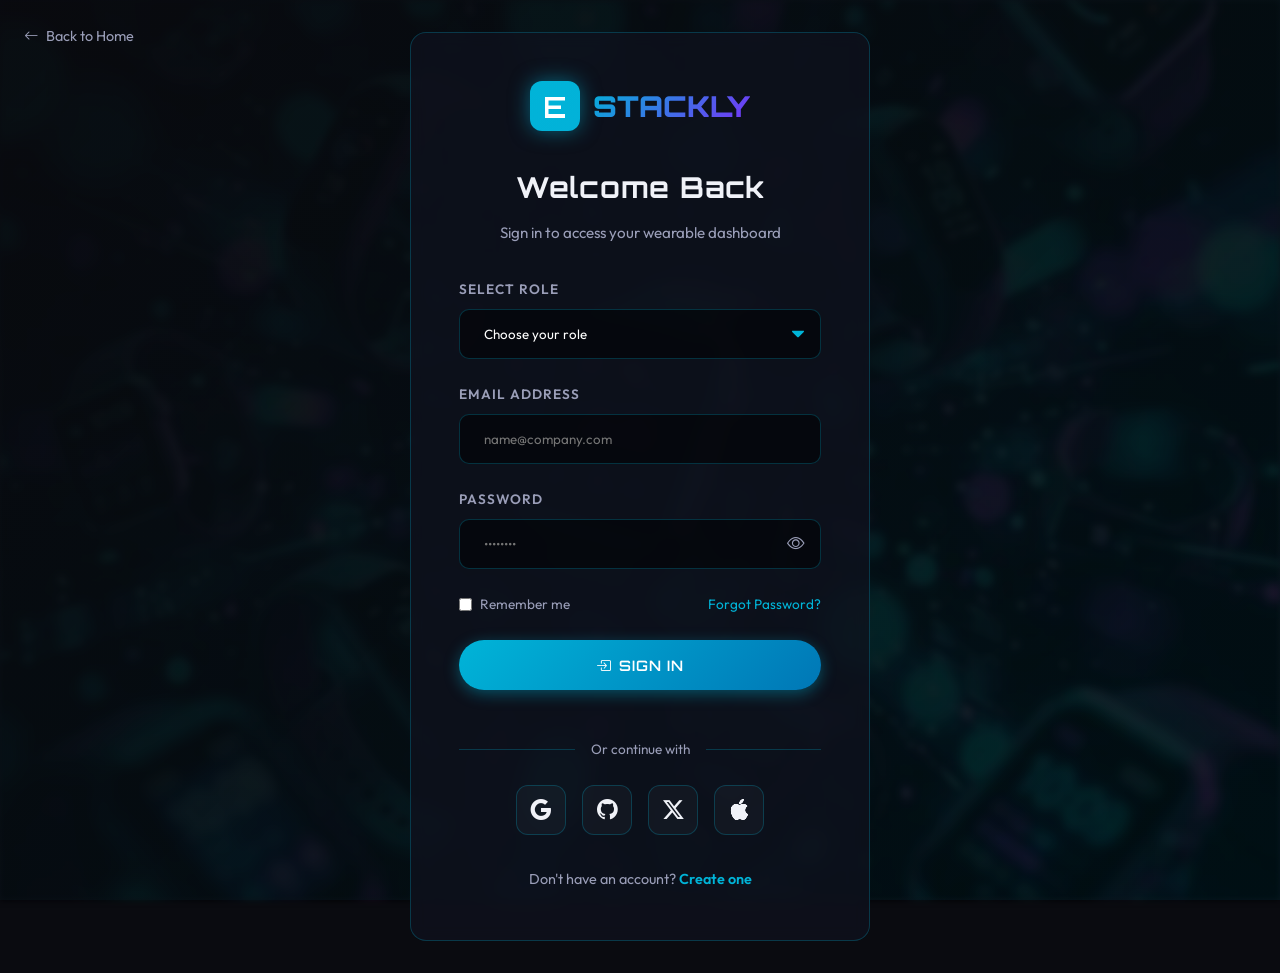
<file: login.html>
<!DOCTYPE html>
<html lang="en">
<head>
  <meta charset="UTF-8">
  <meta name="viewport" content="width=device-width, initial-scale=1.0">
  <title>Login || Stackly Wearable Technology</title>
  <link href="https://cdn.jsdelivr.net/npm/bootstrap-icons@1.11.3/font/bootstrap-icons.css" rel="stylesheet">
  <link rel="stylesheet" href="style.css">
  <style>
    body { min-height: 100vh; display: flex; align-items: center; justify-content: center; overflow-x: hidden; overflow-y: auto; position: relative; padding: 2rem 1rem; }
    .login-bg { position: fixed; top: 0; left: 0; width: 100%; height: 100%; z-index: 0; }
    .login-bg img { width: 100%; height: 100%; object-fit: cover; filter: brightness(0.12) blur(3px); }
    .login-overlay { position: fixed; top: 0; left: 0; width: 100%; height: 100%; background: linear-gradient(135deg, rgba(10,11,16,0.88), rgba(0,180,216,0.08)); z-index: 1; }

    .login-container { width: 100%; max-width: 460px; padding: 3rem; text-align: center; position: relative; z-index: 3; overflow: visible !important; }
    .login-logo { display: flex; align-items: center; justify-content: center; gap: 0.8rem; margin-bottom: 2rem; }
    .login-logo svg { height: 50px; width: 50px; filter: drop-shadow(0 0 10px rgba(0,180,216,0.5)); }
    .login-logo span { font-family: 'Orbitron', sans-serif; font-weight: 900; font-size: 1.8rem; background: linear-gradient(135deg, var(--primary-color), var(--secondary-color)); -webkit-background-clip: text; -webkit-text-fill-color: transparent; background-clip: text; }
    .login-title { font-size: 1.8rem; margin-bottom: 0.5rem; animation: glow 3s ease infinite; }
    .login-desc { color: var(--text-muted); margin-bottom: 2rem; font-size: 0.95rem; }

    .form-group { margin-bottom: 1.5rem; text-align: left; }
    .form-group label { display: block; margin-bottom: 0.5rem; color: var(--text-muted); font-size: 0.85rem; font-weight: 600; letter-spacing: 1px; text-transform: uppercase; }
    .form-control { width: 100%; padding: 1rem 1.5rem; background: rgba(0,0,0,0.5); border: 1px solid var(--border-color); border-radius: 10px; color: #fff; font-family: inherit; transition: var(--transition); outline: none; }
    .form-control:focus { border-color: var(--primary-color); box-shadow: 0 0 15px rgba(0,180,216,0.2); }
    select.form-control { appearance: none; background-image: url("data:image/svg+xml;charset=US-ASCII,%3Csvg%20xmlns%3D%22http%3A%2F%2Fwww.w3.org%2F2000%2Fsvg%22%20width%3D%22292.4%22%20height%3D%22292.4%22%3E%3Cpath%20fill%3D%22%2300B4D8%22%20d%3D%22M287%2069.4a17.6%2017.6%200%200%200-13-5.4H18.4c-5%200-9.3%201.8-12.9%205.4A17.6%2017.6%200%200%200%200%2082.2c0%205%201.8%209.3%205.4%2012.9l128%20127.9c3.6%203.6%207.8%205.4%2012.8%205.4s9.2-1.8%2012.8-5.4L287%2095c3.5-3.5%205.4-7.8%205.4-12.8%200-5-1.9-9.2-5.5-12.8z%22%2F%3E%3C%2Fsvg%3E"); background-repeat: no-repeat; background-position: right 1rem center; background-size: 12px; padding-right: 2.5rem; }
    select.form-control option { background: var(--dark-bg); color: #fff; }

    .password-group { position: relative; }
    .password-group .form-control { padding-right: 3rem; }
    .toggle-password { position: absolute; right: 1rem; top: 50%; transform: translateY(-50%); background: none; border: none; color: var(--text-muted); cursor: pointer; font-size: 1.1rem; transition: var(--transition); }
    .toggle-password:hover { color: var(--primary-color); }

    .form-options { display: flex; justify-content: space-between; align-items: center; margin-bottom: 1.5rem; font-size: 0.85rem; }
    .form-options a { color: var(--primary-color); transition: var(--transition); }
    .form-options a:hover { color: var(--secondary-color); }
    .remember-me { display: flex; align-items: center; gap: 0.5rem; color: var(--text-muted); }
    .remember-me input { accent-color: var(--primary-color); }

    .login-btn { width: 100%; justify-content: center; padding: 1rem; font-size: 0.9rem; margin-bottom: 1.5rem; }
    .divider { display: flex; align-items: center; gap: 1rem; margin: 1.5rem 0; color: var(--text-muted); font-size: 0.85rem; }
    .divider::before, .divider::after { content: ''; flex: 1; height: 1px; background: var(--border-color); }

    .social-login { display: flex; gap: 1rem; justify-content: center; margin-bottom: 2rem; }
    .social-btn { width: 50px; height: 50px; border-radius: 12px; border: 1px solid var(--border-color); background: rgba(255,255,255,0.03); display: flex; align-items: center; justify-content: center; font-size: 1.3rem; transition: var(--transition); color: var(--text-light); }
    .social-btn:hover { background: var(--primary-color); border-color: var(--primary-color); transform: translateY(-3px); box-shadow: var(--glow-cyan); }

    .login-footer { color: var(--text-muted); font-size: 0.9rem; }
    .login-footer a { color: var(--primary-color); font-weight: 600; transition: var(--transition); }
    .login-footer a:hover { color: var(--secondary-color); }

    .back-home { position: fixed; top: 1.5rem; left: 1.5rem; z-index: 10; display: flex; align-items: center; gap: 0.5rem; color: var(--text-muted); font-size: 0.9rem; transition: var(--transition); }
    .back-home:hover { color: var(--primary-color); }
  </style>
</head>
<body>
  <div class="login-bg"><img src="images/login-bg.webp" alt="Background"></div>
  <div class="login-overlay"></div>

  <a href="index.html" class="back-home"><i class="bi bi-arrow-left"></i> Back to Home</a>

  <div class="login-container glass-card">
    <div class="login-logo">
      <svg viewBox="0 0 50 50" fill="none" xmlns="http://www.w3.org/2000/svg">
        <rect width="50" height="50" rx="12" fill="url(#loginLogoGrad)"/>
        <path d="M15 16h20v3.5H18.5v5h12.5v3.5H18.5v5H35V37H15V16z" fill="#fff"/>
        <defs><linearGradient id="loginLogoGrad" x1="0" y1="0" x2="50" y2="50"><stop stop-color="#00B4D8"/><stop offset="1" stop-color="#7B2FF7"/></linearGradient></defs>
      </svg>
      <span>STACKLY</span>
    </div>
    <h2 class="login-title">Welcome Back</h2>
    <p class="login-desc">Sign in to access your wearable dashboard</p>

    <form id="loginForm">
      <div class="form-group">
        <label for="loginRole">Select Role</label>
        <select id="loginRole" class="form-control" required>
          <option value="" disabled selected>Choose your role</option>
          <option value="admin">Admin</option>
          <option value="developer">Developer</option>
          <option value="user">User</option>
        </select>
      </div>
      <div class="form-group">
        <label for="loginEmail">Email Address</label>
        <input type="email" id="loginEmail" class="form-control" placeholder="name@company.com" required>
      </div>
      <div class="form-group">
        <label for="loginPassword">Password</label>
        <div class="password-group">
          <input type="password" id="loginPassword" class="form-control" placeholder="••••••••" required>
          <button type="button" class="toggle-password"><i class="bi bi-eye"></i></button>
        </div>
      </div>
      <div class="form-options">
        <label class="remember-me"><input type="checkbox"> Remember me</label>
        <a href="error.html">Forgot Password?</a>
      </div>
      <button type="submit" class="btn-primary login-btn"><i class="bi bi-box-arrow-in-right"></i> Sign In</button>
    </form>

    <div class="divider">Or continue with</div>
    <div class="social-login">
      <a href="error.html" class="social-btn"><i class="bi bi-google"></i></a>
      <a href="error.html" class="social-btn"><i class="bi bi-github"></i></a>
      <a href="error.html" class="social-btn"><i class="bi bi-twitter-x"></i></a>
      <a href="error.html" class="social-btn"><i class="bi bi-apple"></i></a>
    </div>

    <p class="login-footer">Don't have an account? <a href="register.html">Create one</a></p>
  </div>

  <script src="script.js"></script>
</body>
</html>
</file>
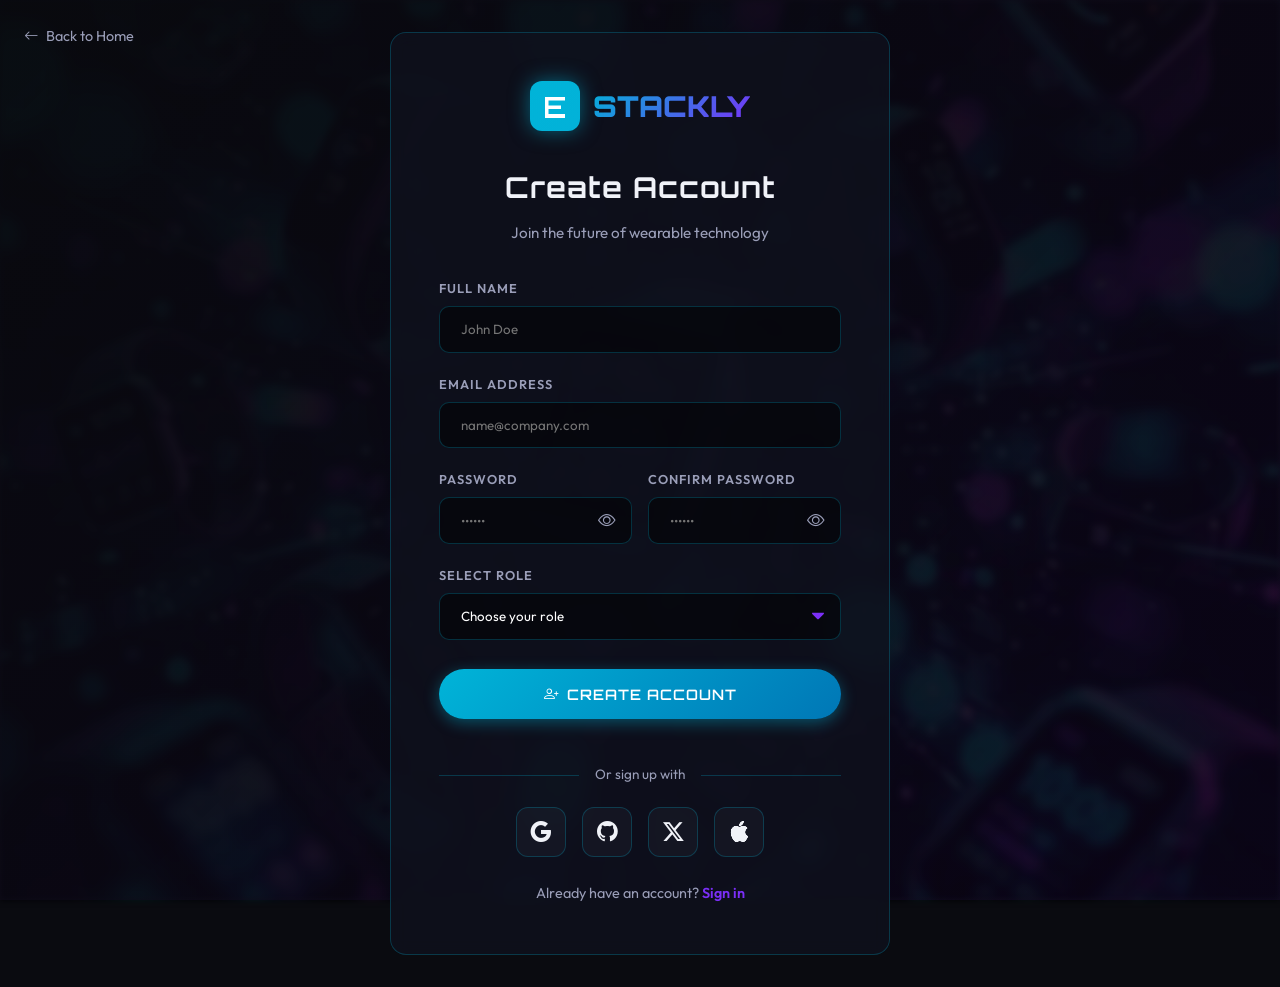
<file: register.html>
<!DOCTYPE html>
<html lang="en">
<head>
  <meta charset="UTF-8">
  <meta name="viewport" content="width=device-width, initial-scale=1.0">
  <title>Register || Stackly Wearable Technology</title>
  <link href="https://cdn.jsdelivr.net/npm/bootstrap-icons@1.11.3/font/bootstrap-icons.css" rel="stylesheet">
  <link rel="stylesheet" href="style.css">
  <style>
    body { min-height: 100vh; display: flex; align-items: center; justify-content: center; overflow-x: hidden; overflow-y: auto; position: relative; padding: 2rem 1rem; }
    .login-bg { position: fixed; top: 0; left: 0; width: 100%; height: 100%; z-index: 0; }
    .login-bg img { width: 100%; height: 100%; object-fit: cover; filter: brightness(0.12) blur(3px); }
    .login-overlay { position: fixed; top: 0; left: 0; width: 100%; height: 100%; background: linear-gradient(135deg, rgba(10,11,16,0.88), rgba(123,47,247,0.08)); z-index: 1; }

    .register-container { width: 100%; max-width: 500px; padding: 3rem; text-align: center; position: relative; z-index: 3; }
    .login-logo { display: flex; align-items: center; justify-content: center; gap: 0.8rem; margin-bottom: 2rem; }
    .login-logo svg { height: 50px; width: 50px; filter: drop-shadow(0 0 10px rgba(0,180,216,0.5)); }
    .login-logo span { font-family: 'Orbitron', sans-serif; font-weight: 900; font-size: 1.8rem; background: linear-gradient(135deg, var(--primary-color), var(--secondary-color)); -webkit-background-clip: text; -webkit-text-fill-color: transparent; background-clip: text; }
    .login-title { font-size: 1.8rem; margin-bottom: 0.5rem; animation: glow 3s ease infinite; }
    .login-desc { color: var(--text-muted); margin-bottom: 2rem; font-size: 0.95rem; }

    .form-group { margin-bottom: 1.3rem; text-align: left; }
    .form-group label { display: block; margin-bottom: 0.4rem; color: var(--text-muted); font-size: 0.8rem; font-weight: 600; letter-spacing: 1px; text-transform: uppercase; }
    .form-control { width: 100%; padding: 0.9rem 1.3rem; background: rgba(0,0,0,0.5); border: 1px solid var(--border-color); border-radius: 10px; color: #fff; font-family: inherit; transition: var(--transition); outline: none; }
    .form-control:focus { border-color: var(--secondary-color); box-shadow: 0 0 15px rgba(123,47,247,0.2); }
    select.form-control { appearance: none; background-image: url("data:image/svg+xml;charset=US-ASCII,%3Csvg%20xmlns%3D%22http%3A%2F%2Fwww.w3.org%2F2000%2Fsvg%22%20width%3D%22292.4%22%20height%3D%22292.4%22%3E%3Cpath%20fill%3D%22%237B2FF7%22%20d%3D%22M287%2069.4a17.6%2017.6%200%200%200-13-5.4H18.4c-5%200-9.3%201.8-12.9%205.4A17.6%2017.6%200%200%200%200%2082.2c0%205%201.8%209.3%205.4%2012.9l128%20127.9c3.6%203.6%207.8%205.4%2012.8%205.4s9.2-1.8%2012.8-5.4L287%2095c3.5-3.5%205.4-7.8%205.4-12.8%200-5-1.9-9.2-5.5-12.8z%22%2F%3E%3C%2Fsvg%3E"); background-repeat: no-repeat; background-position: right 1rem center; background-size: 12px; padding-right: 2.5rem; }
    select.form-control option { background: var(--dark-bg); color: #fff; }
    .form-row { display: grid; grid-template-columns: 1fr 1fr; gap: 1rem; }

    .password-group { position: relative; }
    .password-group .form-control { padding-right: 3rem; }
    .toggle-password { position: absolute; right: 1rem; top: 50%; transform: translateY(-50%); background: none; border: none; color: var(--text-muted); cursor: pointer; font-size: 1.1rem; transition: var(--transition); }
    .toggle-password:hover { color: var(--secondary-color); }

    .register-btn { width: 100%; justify-content: center; padding: 1rem; font-size: 0.9rem; margin-top: 0.5rem; margin-bottom: 1.5rem; }
    .divider { display: flex; align-items: center; gap: 1rem; margin: 1.3rem 0; color: var(--text-muted); font-size: 0.85rem; }
    .divider::before, .divider::after { content: ''; flex: 1; height: 1px; background: var(--border-color); }

    .social-login { display: flex; gap: 1rem; justify-content: center; margin-bottom: 1.5rem; }
    .social-btn { width: 50px; height: 50px; border-radius: 12px; border: 1px solid var(--border-color); background: rgba(255,255,255,0.03); display: flex; align-items: center; justify-content: center; font-size: 1.3rem; transition: var(--transition); color: var(--text-light); }
    .social-btn:hover { background: var(--secondary-color); border-color: var(--secondary-color); transform: translateY(-3px); box-shadow: var(--glow-purple); }

    .login-footer { color: var(--text-muted); font-size: 0.9rem; }
    .login-footer a { color: var(--secondary-color); font-weight: 600; transition: var(--transition); }
    .login-footer a:hover { color: var(--primary-color); }

    .back-home { position: fixed; top: 1.5rem; left: 1.5rem; z-index: 10; display: flex; align-items: center; gap: 0.5rem; color: var(--text-muted); font-size: 0.9rem; transition: var(--transition); }
    .back-home:hover { color: var(--secondary-color); }

    @media (max-width: 480px) { .form-row { grid-template-columns: 1fr; } }
  </style>
</head>
<body>
  <div class="login-bg"><img src="images/login-bg.webp" alt="Background"></div>
  <div class="login-overlay"></div>

  <a href="index.html" class="back-home"><i class="bi bi-arrow-left"></i> Back to Home</a>

  <div class="register-container glass-card">
    <div class="login-logo">
      <svg viewBox="0 0 50 50" fill="none" xmlns="http://www.w3.org/2000/svg">
        <rect width="50" height="50" rx="12" fill="url(#regLogoGrad)"/>
        <path d="M15 16h20v3.5H18.5v5h12.5v3.5H18.5v5H35V37H15V16z" fill="#fff"/>
        <defs><linearGradient id="regLogoGrad" x1="0" y1="0" x2="50" y2="50"><stop stop-color="#00B4D8"/><stop offset="1" stop-color="#7B2FF7"/></linearGradient></defs>
      </svg>
      <span>STACKLY</span>
    </div>
    <h2 class="login-title">Create Account</h2>
    <p class="login-desc">Join the future of wearable technology</p>

    <form id="registerForm">
      <div class="form-group">
        <label for="regName">Full Name</label>
        <input type="text" id="regName" class="form-control" placeholder="John Doe" required>
      </div>
      <div class="form-group">
        <label for="regEmail">Email Address</label>
        <input type="email" id="regEmail" class="form-control" placeholder="name@company.com" required>
      </div>
      <div class="form-row">
        <div class="form-group">
          <label for="regPassword">Password</label>
          <div class="password-group">
            <input type="password" id="regPassword" class="form-control" placeholder="••••••" required>
            <button type="button" class="toggle-password"><i class="bi bi-eye"></i></button>
          </div>
        </div>
        <div class="form-group">
          <label for="regConfirm">Confirm Password</label>
          <div class="password-group">
            <input type="password" id="regConfirm" class="form-control" placeholder="••••••" required>
            <button type="button" class="toggle-password"><i class="bi bi-eye"></i></button>
          </div>
        </div>
      </div>
      <div class="form-group">
        <label for="regRole">Select Role</label>
        <select id="regRole" class="form-control" required>
          <option value="" disabled selected>Choose your role</option>
          <option value="admin">Admin</option>
          <option value="developer">Developer</option>
          <option value="user">User</option>
        </select>
      </div>
      <button type="submit" class="btn-primary register-btn"><i class="bi bi-person-plus"></i> Create Account</button>
    </form>

    <div class="divider">Or sign up with</div>
    <div class="social-login">
      <a href="error.html" class="social-btn"><i class="bi bi-google"></i></a>
      <a href="error.html" class="social-btn"><i class="bi bi-github"></i></a>
      <a href="error.html" class="social-btn"><i class="bi bi-twitter-x"></i></a>
      <a href="error.html" class="social-btn"><i class="bi bi-apple"></i></a>
    </div>

    <p class="login-footer">Already have an account? <a href="login.html">Sign in</a></p>
  </div>

  <script src="script.js"></script>
</body>
</html>
</file>
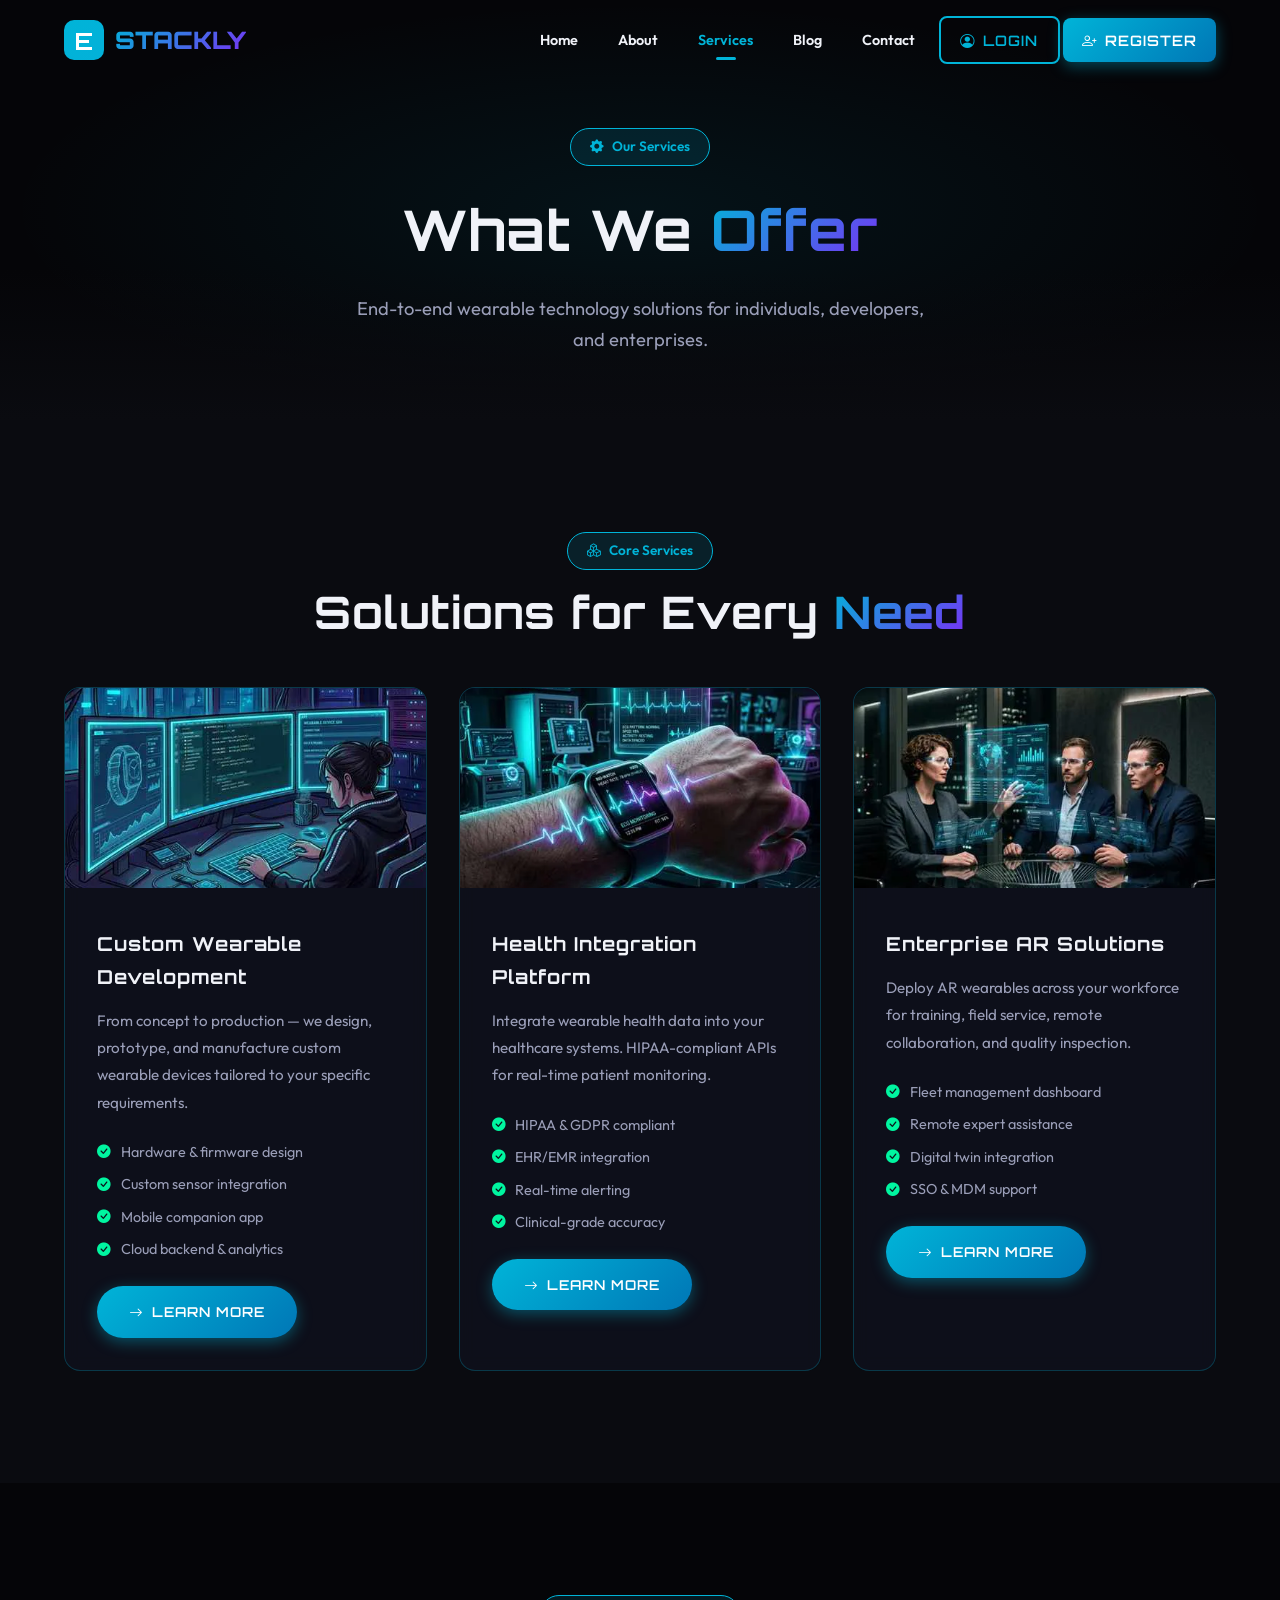
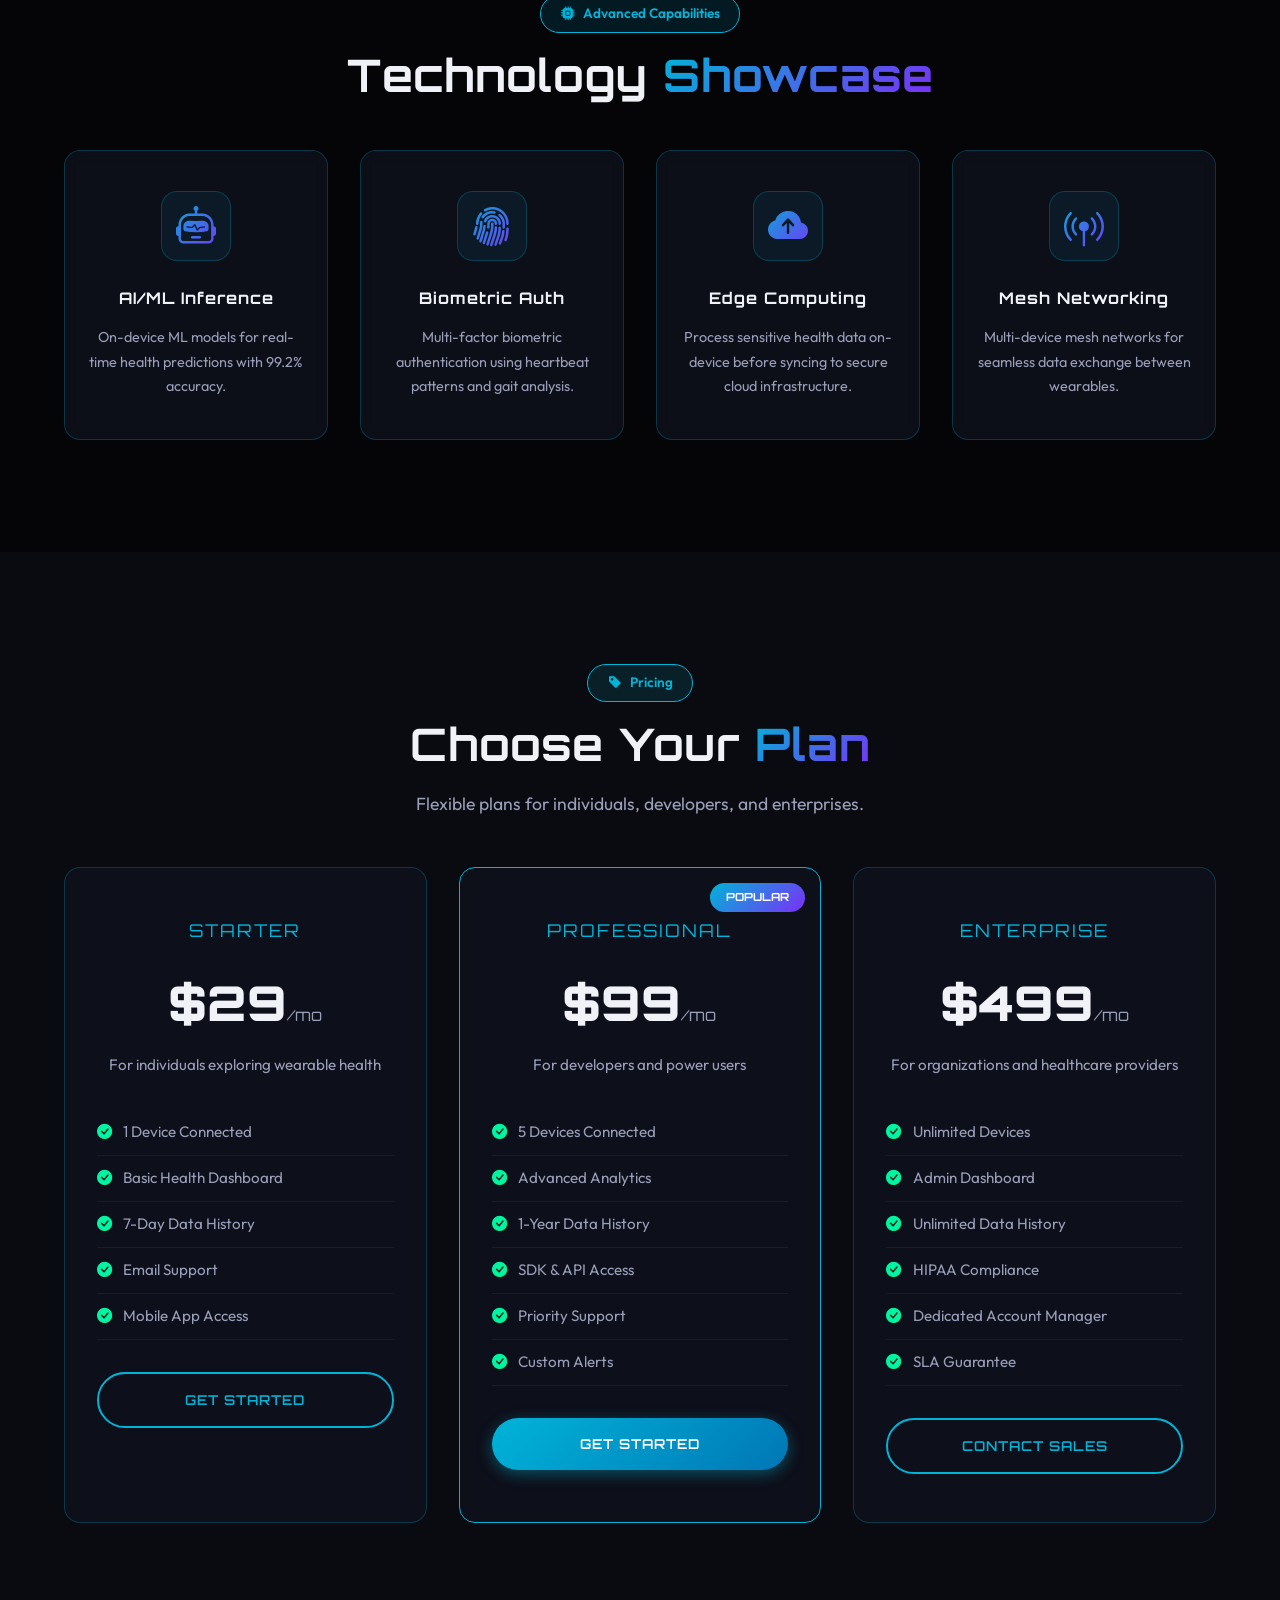
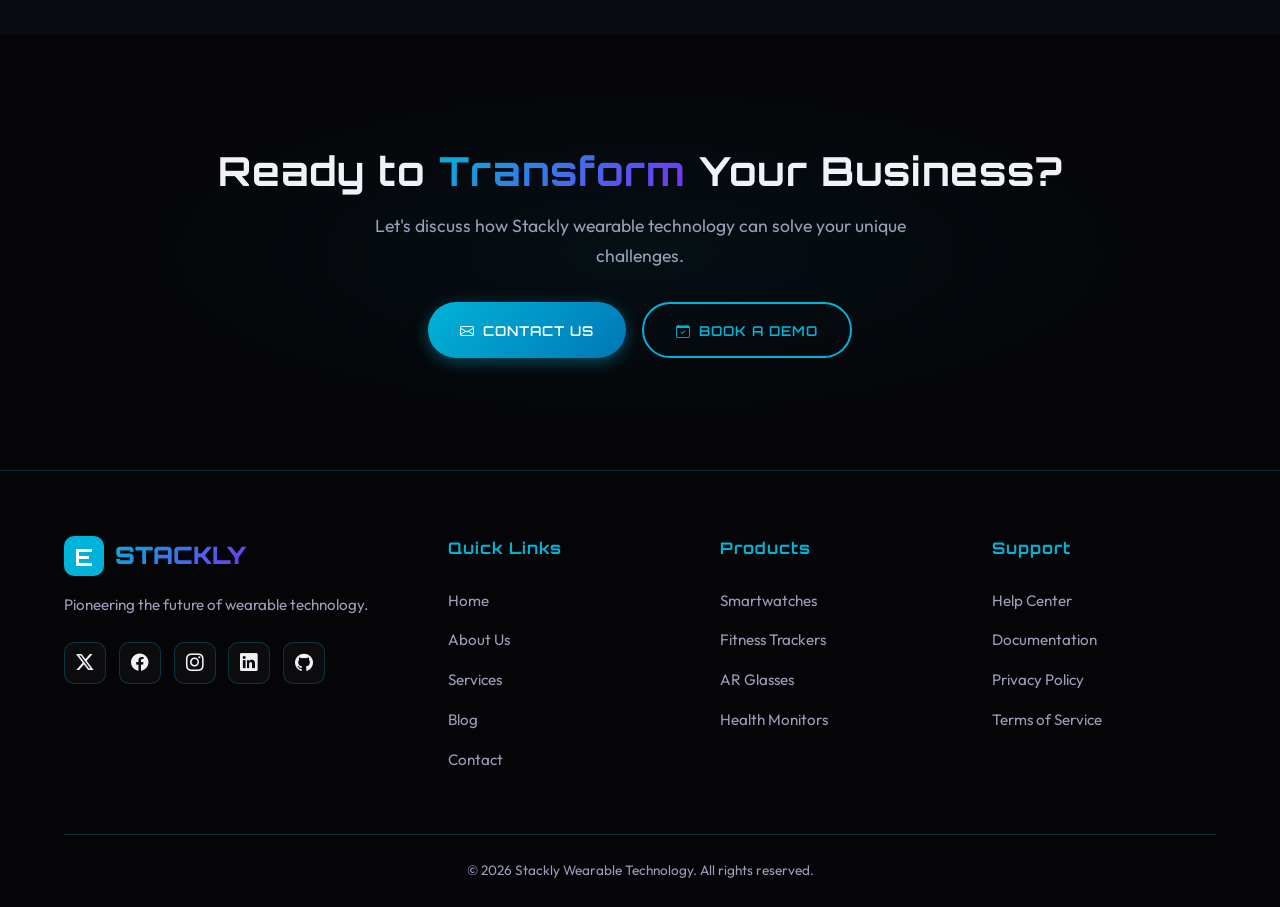
<file: services.html>
<!DOCTYPE html>
<html lang="en">
<head>
  <meta charset="UTF-8">
  <meta name="viewport" content="width=device-width, initial-scale=1.0">
  <meta name="description" content="Stackly Wearable Technology Services - Custom development, health integration, enterprise solutions, and pricing plans.">
  <title>Services || Stackly Wearable Technology</title>
  <link href="https://cdn.jsdelivr.net/npm/bootstrap-icons@1.11.3/font/bootstrap-icons.css" rel="stylesheet">
  <link rel="stylesheet" href="style.css">
  <style>
    .services-section { padding: 7rem 0; position: relative; overflow: hidden; }
    .services-grid { display: grid; grid-template-columns: repeat(auto-fit, minmax(320px, 1fr)); gap: 2rem; margin-top: 3rem; }
    .service-card { padding: 0; overflow: hidden; }
    .service-card img { width: 100%; height: 200px; object-fit: cover; }
    .service-card-content { padding: 2rem; }
    .service-card h3 { font-size: 1.2rem; margin-bottom: 0.8rem; }
    .service-card p { color: var(--text-muted); font-size: 0.95rem; margin-bottom: 1.5rem; line-height: 1.8; }
    .service-features { margin-bottom: 1.5rem; }
    .service-features li { display: flex; align-items: center; gap: 0.6rem; color: var(--text-muted); font-size: 0.9rem; margin-bottom: 0.5rem; }
    .service-features i { color: var(--accent-green); font-size: 0.85rem; }

    .tech-section { padding: 7rem 0; background: var(--darker-bg); position: relative; overflow: hidden; }
    .tech-grid { display: grid; grid-template-columns: repeat(auto-fit, minmax(250px, 1fr)); gap: 2rem; margin-top: 3rem; }
    .tech-card { text-align: center; padding: 2.5rem 1.5rem; }
    .tech-card .icon { font-size: 2.5rem; margin-bottom: 1.5rem; display: inline-flex; align-items: center; justify-content: center; width: 70px; height: 70px; border-radius: 16px; background: rgba(0,180,216,0.08); border: 1px solid var(--border-color); }
    .tech-card .icon i { background: linear-gradient(135deg, var(--primary-color), var(--secondary-color)); -webkit-background-clip: text; -webkit-text-fill-color: transparent; }
    .tech-card h3 { font-size: 1rem; margin-bottom: 0.8rem; }
    .tech-card p { color: var(--text-muted); font-size: 0.9rem; }

    .pricing-section { padding: 7rem 0; position: relative; overflow: hidden; }
    .pricing-grid { display: grid; grid-template-columns: repeat(auto-fit, minmax(300px, 1fr)); gap: 2rem; margin-top: 3rem; }
    .pricing-card { text-align: center; padding: 3rem 2rem; position: relative; }
    .pricing-card.featured { border-color: var(--primary-color); }
    .pricing-card.featured::after { content: 'POPULAR'; position: absolute; top: 15px; right: 15px; background: linear-gradient(135deg, var(--primary-color), var(--secondary-color)); color: #fff; padding: 0.3rem 1rem; border-radius: 15px; font-size: 0.7rem; font-family: 'Orbitron', sans-serif; font-weight: 700; }
    .pricing-card .plan-name { font-family: 'Orbitron', sans-serif; font-size: 1.1rem; color: var(--primary-color); margin-bottom: 1rem; text-transform: uppercase; letter-spacing: 2px; }
    .pricing-card .price { font-family: 'Orbitron', sans-serif; font-size: 3rem; font-weight: 900; margin-bottom: 0.5rem; }
    .pricing-card .price span { font-size: 1rem; color: var(--text-muted); font-weight: 400; }
    .pricing-card .plan-desc { color: var(--text-muted); font-size: 0.95rem; margin-bottom: 2rem; }
    .pricing-features { text-align: left; margin-bottom: 2rem; }
    .pricing-features li { display: flex; align-items: center; gap: 0.7rem; padding: 0.6rem 0; border-bottom: 1px solid rgba(255,255,255,0.05); font-size: 0.95rem; color: var(--text-muted); }
    .pricing-features i { color: var(--accent-green); }

    .cta-section { padding: 7rem 0; background: var(--darker-bg); position: relative; overflow: hidden; text-align: center; }
    .cta-section::before { content: ''; position: absolute; top: 0; left: 0; width: 100%; height: 100%; background: radial-gradient(ellipse at center, rgba(0,180,216,0.06), transparent 60%); }
    .cta-content { position: relative; z-index: 2; }
    .cta-content h2 { font-size: 2.5rem; margin-bottom: 1rem; }
    .cta-content p { color: var(--text-muted); font-size: 1.1rem; max-width: 550px; margin: 0 auto 2rem; }
    .cta-buttons { display: flex; justify-content: center; gap: 1rem; flex-wrap: wrap; }

    @media (max-width: 768px) {
      .pricing-card .price { font-size: 2.2rem; }
    }
  </style>
</head>
<body>
  <nav class="navbar" id="navbar">
    <div class="nav-container">
      <a href="index.html" class="nav-logo">
        <svg viewBox="0 0 40 40" fill="none" xmlns="http://www.w3.org/2000/svg"><rect width="40" height="40" rx="10" fill="url(#logoGrad)"/><path d="M12 13h16v3H15v4h10v3H15v4h13v3H12V13z" fill="#fff"/><defs><linearGradient id="logoGrad" x1="0" y1="0" x2="40" y2="40"><stop stop-color="#00B4D8"/><stop offset="1" stop-color="#7B2FF7"/></linearGradient></defs></svg>
        <span>STACKLY</span>
      </a>
      <div class="nav-links" id="navLinks">
        <a href="index.html">Home</a><a href="about.html">About</a><a href="services.html" class="active">Services</a><a href="blog.html">Blog</a><a href="contact.html">Contact</a>
        <div class="nav-auth">
          <a href="login.html" class="btn-secondary" style="padding: 0.6rem 1.2rem; font-size: 0.9rem;"><i class="bi bi-person-circle"></i> Login</a>
          <a href="register.html" class="btn-primary" style="padding: 0.6rem 1.2rem; font-size: 0.9rem;"><i class="bi bi-person-plus"></i> Register</a>
        </div>
      </div>
      <div class="hamburger" id="hamburger"><span></span><span></span><span></span></div>
    </div>
  </nav>
  <div class="nav-overlay" id="navOverlay"></div>

  <section class="page-hero">
    <div class="page-hero-content">
      <div class="section-badge fade-up"><i class="bi bi-gear-fill"></i> Our Services</div>
      <h1 class="fade-up">What We <span>Offer</span></h1>
      <p class="fade-up">End-to-end wearable technology solutions for individuals, developers, and enterprises.</p>
    </div>
  </section>

  <!-- ===== CORE SERVICES ===== -->
  <section class="services-section">
    <div class="container">
      <div style="text-align: center;" class="fade-up">
        <div class="section-badge"><i class="bi bi-boxes"></i> Core Services</div>
        <h2 class="section-title">Solutions for Every <span>Need</span></h2>
      </div>
      <div class="services-grid">
        <div class="glass-card service-card fade-up delay-1">
          <img src="images/service-dev.webp" alt="Custom Development">
          <div class="service-card-content">
            <h3>Custom Wearable Development</h3>
            <p>From concept to production — we design, prototype, and manufacture custom wearable devices tailored to your specific requirements.</p>
            <ul class="service-features">
              <li><i class="bi bi-check-circle-fill"></i> Hardware & firmware design</li>
              <li><i class="bi bi-check-circle-fill"></i> Custom sensor integration</li>
              <li><i class="bi bi-check-circle-fill"></i> Mobile companion app</li>
              <li><i class="bi bi-check-circle-fill"></i> Cloud backend & analytics</li>
            </ul>
            <a href="error.html" class="btn-primary"><i class="bi bi-arrow-right"></i> Learn More</a>
          </div>
        </div>
        <div class="glass-card service-card fade-up delay-2">
          <img src="images/service-health.webp" alt="Health Integration">
          <div class="service-card-content">
            <h3>Health Integration Platform</h3>
            <p>Integrate wearable health data into your healthcare systems. HIPAA-compliant APIs for real-time patient monitoring.</p>
            <ul class="service-features">
              <li><i class="bi bi-check-circle-fill"></i> HIPAA & GDPR compliant</li>
              <li><i class="bi bi-check-circle-fill"></i> EHR/EMR integration</li>
              <li><i class="bi bi-check-circle-fill"></i> Real-time alerting</li>
              <li><i class="bi bi-check-circle-fill"></i> Clinical-grade accuracy</li>
            </ul>
            <a href="error.html" class="btn-primary"><i class="bi bi-arrow-right"></i> Learn More</a>
          </div>
        </div>
        <div class="glass-card service-card fade-up delay-3">
          <img src="images/service-enterprise.webp" alt="Enterprise Solutions">
          <div class="service-card-content">
            <h3>Enterprise AR Solutions</h3>
            <p>Deploy AR wearables across your workforce for training, field service, remote collaboration, and quality inspection.</p>
            <ul class="service-features">
              <li><i class="bi bi-check-circle-fill"></i> Fleet management dashboard</li>
              <li><i class="bi bi-check-circle-fill"></i> Remote expert assistance</li>
              <li><i class="bi bi-check-circle-fill"></i> Digital twin integration</li>
              <li><i class="bi bi-check-circle-fill"></i> SSO & MDM support</li>
            </ul>
            <a href="error.html" class="btn-primary"><i class="bi bi-arrow-right"></i> Learn More</a>
          </div>
        </div>
      </div>
    </div>
  </section>

  <!-- ===== TECHNOLOGY SHOWCASE ===== -->
  <section class="tech-section">
    <div class="container">
      <div style="text-align: center;" class="fade-up">
        <div class="section-badge"><i class="bi bi-cpu-fill"></i> Advanced Capabilities</div>
        <h2 class="section-title">Technology <span>Showcase</span></h2>
      </div>
      <div class="tech-grid">
        <div class="glass-card tech-card fade-up delay-1">
          <div class="icon"><i class="bi bi-robot"></i></div>
          <h3>AI/ML Inference</h3>
          <p>On-device ML models for real-time health predictions with 99.2% accuracy.</p>
        </div>
        <div class="glass-card tech-card fade-up delay-2">
          <div class="icon"><i class="bi bi-fingerprint"></i></div>
          <h3>Biometric Auth</h3>
          <p>Multi-factor biometric authentication using heartbeat patterns and gait analysis.</p>
        </div>
        <div class="glass-card tech-card fade-up delay-3">
          <div class="icon"><i class="bi bi-cloud-arrow-up-fill"></i></div>
          <h3>Edge Computing</h3>
          <p>Process sensitive health data on-device before syncing to secure cloud infrastructure.</p>
        </div>
        <div class="glass-card tech-card fade-up delay-4">
          <div class="icon"><i class="bi bi-broadcast-pin"></i></div>
          <h3>Mesh Networking</h3>
          <p>Multi-device mesh networks for seamless data exchange between wearables.</p>
        </div>
      </div>
    </div>
  </section>

  <!-- ===== PRICING ===== -->
  <section class="pricing-section">
    <div class="container">
      <div style="text-align: center;" class="fade-up">
        <div class="section-badge"><i class="bi bi-tag-fill"></i> Pricing</div>
        <h2 class="section-title">Choose Your <span>Plan</span></h2>
        <p class="section-desc" style="margin: 0 auto;">Flexible plans for individuals, developers, and enterprises.</p>
      </div>
      <div class="pricing-grid">
        <div class="glass-card pricing-card fade-up delay-1">
          <div class="plan-name">Starter</div>
          <div class="price">$29<span>/mo</span></div>
          <div class="plan-desc">For individuals exploring wearable health</div>
          <ul class="pricing-features">
            <li><i class="bi bi-check-circle-fill"></i> 1 Device Connected</li>
            <li><i class="bi bi-check-circle-fill"></i> Basic Health Dashboard</li>
            <li><i class="bi bi-check-circle-fill"></i> 7-Day Data History</li>
            <li><i class="bi bi-check-circle-fill"></i> Email Support</li>
            <li><i class="bi bi-check-circle-fill"></i> Mobile App Access</li>
          </ul>
          <a href="error.html" class="btn-secondary" style="width: 100%; justify-content: center;">Get Started</a>
        </div>
        <div class="glass-card pricing-card featured fade-up delay-2">
          <div class="plan-name">Professional</div>
          <div class="price">$99<span>/mo</span></div>
          <div class="plan-desc">For developers and power users</div>
          <ul class="pricing-features">
            <li><i class="bi bi-check-circle-fill"></i> 5 Devices Connected</li>
            <li><i class="bi bi-check-circle-fill"></i> Advanced Analytics</li>
            <li><i class="bi bi-check-circle-fill"></i> 1-Year Data History</li>
            <li><i class="bi bi-check-circle-fill"></i> SDK & API Access</li>
            <li><i class="bi bi-check-circle-fill"></i> Priority Support</li>
            <li><i class="bi bi-check-circle-fill"></i> Custom Alerts</li>
          </ul>
          <a href="error.html" class="btn-primary" style="width: 100%; justify-content: center;">Get Started</a>
        </div>
        <div class="glass-card pricing-card fade-up delay-3">
          <div class="plan-name">Enterprise</div>
          <div class="price">$499<span>/mo</span></div>
          <div class="plan-desc">For organizations and healthcare providers</div>
          <ul class="pricing-features">
            <li><i class="bi bi-check-circle-fill"></i> Unlimited Devices</li>
            <li><i class="bi bi-check-circle-fill"></i> Admin Dashboard</li>
            <li><i class="bi bi-check-circle-fill"></i> Unlimited Data History</li>
            <li><i class="bi bi-check-circle-fill"></i> HIPAA Compliance</li>
            <li><i class="bi bi-check-circle-fill"></i> Dedicated Account Manager</li>
            <li><i class="bi bi-check-circle-fill"></i> SLA Guarantee</li>
          </ul>
          <a href="error.html" class="btn-secondary" style="width: 100%; justify-content: center;">Contact Sales</a>
        </div>
      </div>
    </div>
  </section>

  <!-- ===== CTA ===== -->
  <section class="cta-section">
    <div class="container">
      <div class="cta-content scale-in">
        <h2 class="section-title">Ready to <span>Transform</span> Your Business?</h2>
        <p>Let's discuss how Stackly wearable technology can solve your unique challenges.</p>
        <div class="cta-buttons">
          <a href="contact.html" class="btn-primary"><i class="bi bi-envelope"></i> Contact Us</a>
          <a href="error.html" class="btn-secondary"><i class="bi bi-calendar-check"></i> Book a Demo</a>
        </div>
      </div>
    </div>
  </section>

  <footer class="footer">
    <div class="container">
      <div class="footer-grid">
        <div class="footer-brand">
          <a href="index.html" class="nav-logo" style="margin-bottom: 0.5rem;"><svg viewBox="0 0 40 40" fill="none" xmlns="http://www.w3.org/2000/svg"><rect width="40" height="40" rx="10" fill="url(#fLG3)"/><path d="M12 13h16v3H15v4h10v3H15v4h13v3H12V13z" fill="#fff"/><defs><linearGradient id="fLG3" x1="0" y1="0" x2="40" y2="40"><stop stop-color="#00B4D8"/><stop offset="1" stop-color="#7B2FF7"/></linearGradient></defs></svg><span>STACKLY</span></a>
          <p>Pioneering the future of wearable technology.</p>
          <div class="footer-socials"><a href="error.html"><i class="bi bi-twitter-x"></i></a><a href="error.html"><i class="bi bi-facebook"></i></a><a href="error.html"><i class="bi bi-instagram"></i></a><a href="error.html"><i class="bi bi-linkedin"></i></a><a href="error.html"><i class="bi bi-github"></i></a></div>
        </div>
        <div class="footer-col"><h4>Quick Links</h4><ul><li><a href="index.html">Home</a></li><li><a href="about.html">About Us</a></li><li><a href="services.html">Services</a></li><li><a href="blog.html">Blog</a></li><li><a href="contact.html">Contact</a></li></ul></div>
        <div class="footer-col"><h4>Products</h4><ul><li><a href="error.html">Smartwatches</a></li><li><a href="error.html">Fitness Trackers</a></li><li><a href="error.html">AR Glasses</a></li><li><a href="error.html">Health Monitors</a></li></ul></div>
        <div class="footer-col"><h4>Support</h4><ul><li><a href="error.html">Help Center</a></li><li><a href="error.html">Documentation</a></li><li><a href="error.html">Privacy Policy</a></li><li><a href="error.html">Terms of Service</a></li></ul></div>
      </div>
      <div class="footer-bottom"><p>&copy; 2026 Stackly Wearable Technology. All rights reserved.</p></div>
    </div>
  </footer>
  <script src="script.js"></script>
</body>
</html>
</file>
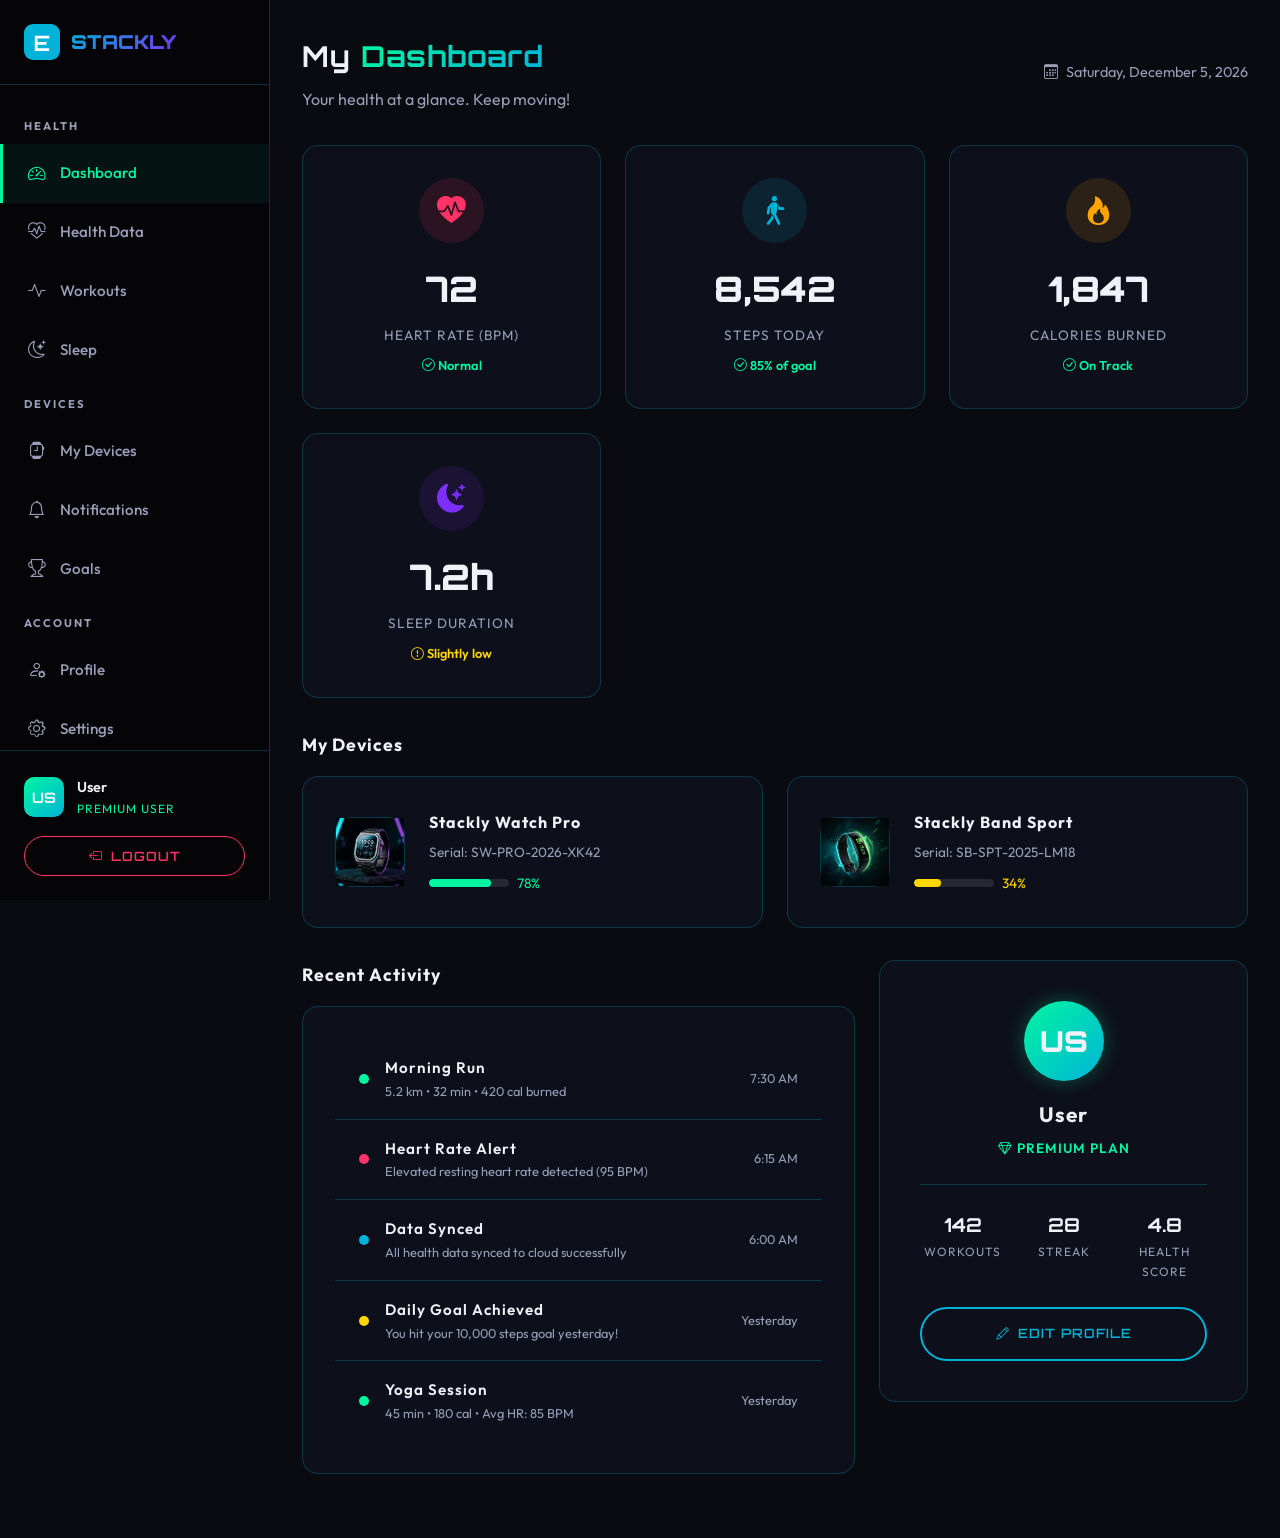
<file: user-dashboard.html>
<!DOCTYPE html>
<html lang="en">
<head>
  <meta charset="UTF-8">
  <meta name="viewport" content="width=device-width, initial-scale=1.0">
  <title>My Dashboard || Stackly Wearable Technology</title>
  <link href="https://cdn.jsdelivr.net/npm/bootstrap-icons@1.11.3/font/bootstrap-icons.css" rel="stylesheet">
  <link rel="stylesheet" href="style.css">
  <style>
    body { display: flex; min-height: 100vh; overflow-x: hidden; }
    .sidebar { width: 270px; height: 100%; min-height: 100dvh; background: var(--darker-bg); border-right: 1px solid var(--border-color); display: flex; flex-direction: column; position: fixed; top: 0; left: 0; z-index: 100; transition: transform 0.4s ease; }
    .sidebar-header { padding: 1.5rem; display: flex; align-items: center; gap: 0.7rem; border-bottom: 1px solid var(--border-color); }
    .sidebar-header svg { height: 36px; width: 36px; }
    .sidebar-header span { font-family: 'Orbitron', sans-serif; font-weight: 900; font-size: 1.2rem; background: linear-gradient(135deg, var(--primary-color), var(--secondary-color)); -webkit-background-clip: text; -webkit-text-fill-color: transparent; background-clip: text; }
    .sidebar-nav { flex: 1; padding: 1rem 0; overflow-y: auto; }
    .sidebar-nav a { display: flex; align-items: center; gap: 0.8rem; padding: 0.9rem 1.5rem; color: var(--text-muted); font-weight: 500; transition: var(--transition); border-left: 3px solid transparent; font-size: 0.95rem; }
    .sidebar-nav a:hover, .sidebar-nav a.active { color: var(--accent-green); background: rgba(0,245,160,0.06); border-left-color: var(--accent-green); }
    .sidebar-nav a i { font-size: 1.1rem; width: 20px; text-align: center; }
    .sidebar-section { padding: 1rem 1.5rem 0.5rem; font-size: 0.7rem; color: var(--text-muted); text-transform: uppercase; letter-spacing: 2px; font-weight: 700; }
    .sidebar-footer { padding: 1.5rem; border-top: 1px solid var(--border-color); }
    .user-info { display: flex; align-items: center; gap: 0.8rem; margin-bottom: 1rem; }
    .user-avatar { width: 40px; height: 40px; border-radius: 10px; background: linear-gradient(135deg, var(--accent-green), var(--primary-color)); display: flex; align-items: center; justify-content: center; font-family: 'Orbitron', sans-serif; font-weight: 700; font-size: 0.9rem; }
    .user-info .user-name { font-weight: 600; font-size: 0.9rem; }
    .user-info .user-role { font-size: 0.75rem; color: var(--accent-green); text-transform: uppercase; letter-spacing: 1px; }
    .logout-btn { width: 100%; justify-content: center; padding: 0.7rem; font-size: 0.8rem; background: transparent; color: var(--accent-pink); border: 1px solid var(--accent-pink); }
    .logout-btn:hover { background: rgba(255,51,102,0.1); }

    .main-content { margin-left: 270px; flex: 1; padding: 2rem; min-height: 100vh; }
    .dash-header { display: flex; justify-content: space-between; align-items: center; margin-bottom: 2rem; flex-wrap: wrap; gap: 1rem; }
    .dash-header h1 { font-size: 1.8rem; }
    .dash-header h1 span { background: linear-gradient(135deg, var(--accent-green), var(--primary-color)); -webkit-background-clip: text; -webkit-text-fill-color: transparent; background-clip: text; }

    .mobile-header { display: none; position: fixed; top: 0; left: 0; right: 0; height: 60px; background: var(--darker-bg); border-bottom: 1px solid var(--border-color); z-index: 99; padding: 0 1rem; align-items: center; justify-content: space-between; }
    .mobile-header .sidebar-toggle { background: none; border: none; color: var(--text-light); font-size: 1.5rem; cursor: pointer; }
    .mobile-header .mobile-logo { display: flex; align-items: center; gap: 0.5rem; }
    .mobile-header .mobile-logo svg { height: 30px; width: 30px; }
    .mobile-header .mobile-logo span { font-family: 'Orbitron', sans-serif; font-weight: 900; font-size: 1rem; background: linear-gradient(135deg, var(--primary-color), var(--secondary-color)); -webkit-background-clip: text; -webkit-text-fill-color: transparent; background-clip: text; }
    .sidebar-overlay { display: none; position: fixed; top: 0; left: 0; width: 100%; height: 100%; background: rgba(0,0,0,0.6); z-index: 99; }
    .sidebar-overlay.active { display: block; }

    /* Health Metrics */
    .health-grid { display: grid; grid-template-columns: repeat(auto-fit, minmax(220px, 1fr)); gap: 1.5rem; margin-bottom: 2rem; }
    .health-card { padding: 2rem; text-align: center; }
    .health-icon { width: 65px; height: 65px; border-radius: 50%; display: flex; align-items: center; justify-content: center; font-size: 1.8rem; margin: 0 auto 1rem; }
    .health-icon.heart { background: rgba(255,51,102,0.12); color: var(--accent-pink); }
    .health-icon.steps { background: rgba(0,180,216,0.12); color: var(--primary-color); }
    .health-icon.cal { background: rgba(255,165,0,0.12); color: #ffa500; }
    .health-icon.sleep { background: rgba(123,47,247,0.12); color: var(--secondary-color); }
    .health-value { font-family: 'Orbitron', sans-serif; font-size: 2.2rem; font-weight: 900; margin-bottom: 0.3rem; }
    .health-label { color: var(--text-muted); font-size: 0.85rem; text-transform: uppercase; letter-spacing: 1px; }
    .health-status { font-size: 0.8rem; margin-top: 0.5rem; font-weight: 600; }
    .health-status.good { color: var(--accent-green); }
    .health-status.warn { color: var(--accent-gold); }

    /* Devices */
    .devices-section { margin-bottom: 2rem; }
    .devices-section h3 { font-family: 'Outfit', sans-serif; font-size: 1.1rem; margin-bottom: 1rem; font-weight: 700; }
    .devices-grid { display: grid; grid-template-columns: repeat(auto-fit, minmax(280px, 1fr)); gap: 1.5rem; }
    .device-card { padding: 2rem; display: flex; align-items: center; gap: 1.5rem; }
    .device-img { width: 70px; height: 70px; min-width: 70px; border-radius: 16px; background: rgba(0,180,216,0.08); border: 1px solid var(--border-color); display: flex; align-items: center; justify-content: center; font-size: 2rem; color: var(--primary-color); }
    .device-info h4 { font-family: 'Outfit', sans-serif; font-size: 1rem; font-weight: 700; margin-bottom: 0.3rem; }
    .device-info .device-model { color: var(--text-muted); font-size: 0.85rem; margin-bottom: 0.5rem; }
    .device-battery { display: flex; align-items: center; gap: 0.5rem; font-size: 0.85rem; }
    .battery-bar { width: 80px; height: 8px; background: rgba(255,255,255,0.1); border-radius: 4px; overflow: hidden; }
    .battery-fill { height: 100%; border-radius: 4px; }
    .battery-fill.high { background: var(--accent-green); }
    .battery-fill.medium { background: var(--accent-gold); }
    .battery-fill.low { background: var(--accent-pink); }

    /* Activity */
    .activity-section { margin-bottom: 2rem; }
    .activity-section h3 { font-family: 'Outfit', sans-serif; font-size: 1.1rem; margin-bottom: 1rem; font-weight: 700; }
    .activity-list { }
    .activity-item { display: flex; align-items: center; gap: 1rem; padding: 1rem 1.5rem; border-bottom: 1px solid var(--border-color); transition: var(--transition); }
    .activity-item:last-child { border-bottom: none; }
    .activity-item:hover { background: rgba(0,180,216,0.04); }
    .activity-dot { width: 10px; height: 10px; min-width: 10px; border-radius: 50%; }
    .activity-dot.workout { background: var(--accent-green); }
    .activity-dot.health { background: var(--accent-pink); }
    .activity-dot.sync { background: var(--primary-color); }
    .activity-dot.goal { background: var(--accent-gold); }
    .activity-text { flex: 1; }
    .activity-text h4 { font-family: 'Outfit', sans-serif; font-size: 0.95rem; font-weight: 600; }
    .activity-text p { color: var(--text-muted); font-size: 0.8rem; }
    .activity-time { color: var(--text-muted); font-size: 0.8rem; white-space: nowrap; }

    /* Profile Card */
    .profile-card { padding: 2.5rem; text-align: center; }
    .profile-avatar { width: 80px; height: 80px; border-radius: 50%; background: linear-gradient(135deg, var(--accent-green), var(--primary-color)); display: flex; align-items: center; justify-content: center; font-family: 'Orbitron', sans-serif; font-weight: 900; font-size: 1.8rem; margin: 0 auto 1rem; box-shadow: 0 0 20px rgba(0,245,160,0.3); }
    .profile-card h3 { font-family: 'Outfit', sans-serif; font-size: 1.3rem; margin-bottom: 0.3rem; }
    .profile-card .plan { color: var(--accent-green); font-size: 0.85rem; font-weight: 600; text-transform: uppercase; letter-spacing: 1px; margin-bottom: 1.5rem; }
    .profile-stats { display: grid; grid-template-columns: repeat(3, 1fr); gap: 1rem; text-align: center; margin-bottom: 1.5rem; padding-top: 1.5rem; border-top: 1px solid var(--border-color); }
    .profile-stats .stat-val { font-family: 'Orbitron', sans-serif; font-size: 1.2rem; font-weight: 700; }
    .profile-stats .stat-lbl { color: var(--text-muted); font-size: 0.75rem; text-transform: uppercase; letter-spacing: 1px; }

    .bottom-grid { display: grid; grid-template-columns: 1.5fr 1fr; gap: 1.5rem; }

    @media (max-width: 768px) {
      .sidebar { transform: translateX(-100%); z-index: 1000; }
      .sidebar.active { transform: translateX(0); }
      body { display: block; }
      .main-content { margin-left: 0; padding: 80px 1rem 2rem 1rem; width: 100%; max-width: 100vw; box-sizing: border-box; min-width: 0; overflow-x: hidden; }
      .mobile-header { display: flex; }
      .health-grid { grid-template-columns: repeat(2, 1fr); }
      .bottom-grid { grid-template-columns: 1fr; }
    }
    @media (max-width: 480px) { .health-grid { grid-template-columns: 1fr; } }
  </style>
</head>
<body>
  <div class="mobile-header">
    <button class="sidebar-toggle" id="sidebarToggle"><i class="bi bi-list"></i></button>
    <a href="user-dashboard.html" class="mobile-logo" style="text-decoration: none;">
      <svg viewBox="0 0 40 40" fill="none" xmlns="http://www.w3.org/2000/svg"><rect width="40" height="40" rx="10" fill="url(#mLG3)"/><path d="M12 13h16v3H15v4h10v3H15v4h13v3H12V13z" fill="#fff"/><defs><linearGradient id="mLG3" x1="0" y1="0" x2="40" y2="40"><stop stop-color="#00B4D8"/><stop offset="1" stop-color="#7B2FF7"/></linearGradient></defs></svg>
      <span>STACKLY</span>
    </a>
    <a href="error.html" style="color: var(--text-muted); font-size: 1.2rem;"><i class="bi bi-bell"></i></a>
  </div>
  <div class="sidebar-overlay" id="sidebarOverlay"></div>

  <aside class="sidebar" id="dashSidebar">
    <a href="user-dashboard.html" class="sidebar-header" style="text-decoration: none;">
      <svg viewBox="0 0 40 40" fill="none" xmlns="http://www.w3.org/2000/svg"><rect width="40" height="40" rx="10" fill="url(#sLG3)"/><path d="M12 13h16v3H15v4h10v3H15v4h13v3H12V13z" fill="#fff"/><defs><linearGradient id="sLG3" x1="0" y1="0" x2="40" y2="40"><stop stop-color="#00B4D8"/><stop offset="1" stop-color="#7B2FF7"/></linearGradient></defs></svg>
      <span>STACKLY</span>
    </a>
    <nav class="sidebar-nav">
      <div class="sidebar-section">Health</div>
      <a href="#" class="active"><i class="bi bi-speedometer2"></i> Dashboard</a>
      <a href="error.html"><i class="bi bi-heart-pulse"></i> Health Data</a>
      <a href="error.html"><i class="bi bi-activity"></i> Workouts</a>
      <a href="error.html"><i class="bi bi-moon-stars"></i> Sleep</a>
      <div class="sidebar-section">Devices</div>
      <a href="error.html"><i class="bi bi-smartwatch"></i> My Devices</a>
      <a href="error.html"><i class="bi bi-bell"></i> Notifications</a>
      <a href="error.html"><i class="bi bi-trophy"></i> Goals</a>
      <div class="sidebar-section">Account</div>
      <a href="error.html"><i class="bi bi-person-gear"></i> Profile</a>
      <a href="error.html"><i class="bi bi-gear"></i> Settings</a>
      <a href="index.html"><i class="bi bi-house-door"></i> Back to Home</a>
    </nav>
    <div class="sidebar-footer">
      <div class="user-info">
        <div class="user-avatar">US</div>
        <div><div class="user-name" id="dashUserName">User</div><div class="user-role">Premium User</div></div>
      </div>
      <button class="btn-secondary logout-btn"><i class="bi bi-box-arrow-left"></i> Logout</button>
    </div>
  </aside>

  <main class="main-content">
    <div class="dash-header">
      <div>
        <h1>My <span>Dashboard</span></h1>
        <p style="color: var(--text-muted); margin-top: 0.3rem;">Your health at a glance. Keep moving!</p>
      </div>
      <div style="color: var(--text-muted); font-size: 0.9rem; display: flex; align-items: center; gap: 0.5rem;"><i class="bi bi-calendar3"></i> <span id="currentDate"></span></div>
    </div>

    <!-- Health Metrics -->
    <div class="health-grid">
      <div class="glass-card health-card">
        <div class="health-icon heart"><i class="bi bi-heart-pulse-fill"></i></div>
        <div class="health-value">72</div>
        <div class="health-label">Heart Rate (BPM)</div>
        <div class="health-status good"><i class="bi bi-check-circle"></i> Normal</div>
      </div>
      <div class="glass-card health-card">
        <div class="health-icon steps"><i class="bi bi-person-walking"></i></div>
        <div class="health-value">8,542</div>
        <div class="health-label">Steps Today</div>
        <div class="health-status good"><i class="bi bi-check-circle"></i> 85% of goal</div>
      </div>
      <div class="glass-card health-card">
        <div class="health-icon cal"><i class="bi bi-fire"></i></div>
        <div class="health-value">1,847</div>
        <div class="health-label">Calories Burned</div>
        <div class="health-status good"><i class="bi bi-check-circle"></i> On Track</div>
      </div>
      <div class="glass-card health-card">
        <div class="health-icon sleep"><i class="bi bi-moon-stars-fill"></i></div>
        <div class="health-value">7.2h</div>
        <div class="health-label">Sleep Duration</div>
        <div class="health-status warn"><i class="bi bi-exclamation-circle"></i> Slightly low</div>
      </div>
    </div>

    <!-- My Devices -->
    <div class="devices-section">
      <h3>My Devices</h3>
      <div class="devices-grid">
        <div class="glass-card device-card">
          <div class="device-img" style="background: transparent;"><img src="images/product-smartwatch-elite.webp" style="width: 100%; height: 100%; object-fit: contain;"></div>
          <div class="device-info">
            <h4>Stackly Watch Pro</h4>
            <div class="device-model">Serial: SW-PRO-2026-XK42</div>
            <div class="device-battery">
              <div class="battery-bar"><div class="battery-fill high" style="width: 78%;"></div></div>
              <span style="color: var(--accent-green);">78%</span>
            </div>
          </div>
        </div>
        <div class="glass-card device-card">
          <div class="device-img" style="background: transparent;"><img src="images/product-fitness.webp" style="width: 100%; height: 100%; object-fit: contain;"></div>
          <div class="device-info">
            <h4>Stackly Band Sport</h4>
            <div class="device-model">Serial: SB-SPT-2025-LM18</div>
            <div class="device-battery">
              <div class="battery-bar"><div class="battery-fill medium" style="width: 34%;"></div></div>
              <span style="color: var(--accent-gold);">34%</span>
            </div>
          </div>
        </div>
      </div>
    </div>

    <div class="bottom-grid">
      <!-- Activity History -->
      <div class="activity-section">
        <h3>Recent Activity</h3>
        <div class="glass-card activity-list">
          <div class="activity-item">
            <div class="activity-dot workout"></div>
            <div class="activity-text"><h4>Morning Run</h4><p>5.2 km • 32 min • 420 cal burned</p></div>
            <div class="activity-time">7:30 AM</div>
          </div>
          <div class="activity-item">
            <div class="activity-dot health"></div>
            <div class="activity-text"><h4>Heart Rate Alert</h4><p>Elevated resting heart rate detected (95 BPM)</p></div>
            <div class="activity-time">6:15 AM</div>
          </div>
          <div class="activity-item">
            <div class="activity-dot sync"></div>
            <div class="activity-text"><h4>Data Synced</h4><p>All health data synced to cloud successfully</p></div>
            <div class="activity-time">6:00 AM</div>
          </div>
          <div class="activity-item">
            <div class="activity-dot goal"></div>
            <div class="activity-text"><h4>Daily Goal Achieved</h4><p>You hit your 10,000 steps goal yesterday!</p></div>
            <div class="activity-time">Yesterday</div>
          </div>
          <div class="activity-item">
            <div class="activity-dot workout"></div>
            <div class="activity-text"><h4>Yoga Session</h4><p>45 min • 180 cal • Avg HR: 85 BPM</p></div>
            <div class="activity-time">Yesterday</div>
          </div>
        </div>
      </div>

      <!-- Profile Card -->
      <div>
        <div class="glass-card profile-card">
          <div class="profile-avatar" id="profileInitials">US</div>
          <h3 id="profileName">User</h3>
          <div class="plan"><i class="bi bi-gem"></i> Premium Plan</div>
          <div class="profile-stats">
            <div><div class="stat-val">142</div><div class="stat-lbl">Workouts</div></div>
            <div><div class="stat-val">28</div><div class="stat-lbl">Streak</div></div>
            <div><div class="stat-val">4.8</div><div class="stat-lbl">Health Score</div></div>
          </div>
          <a href="error.html" class="btn-secondary" style="width: 100%; justify-content: center; font-size: 0.8rem;"><i class="bi bi-pencil"></i> Edit Profile</a>
        </div>
      </div>
    </div>
  </main>

  <script src="script.js"></script>
  <script>
    document.getElementById('currentDate').textContent = new Date().toLocaleDateString('en-US', { weekday: 'long', year: 'numeric', month: 'long', day: 'numeric' });
    const savedName = localStorage.getItem('userName');
    if (savedName) {
      document.getElementById('dashUserName').textContent = savedName;
      document.getElementById('profileName').textContent = savedName;
      const initials = savedName.split(' ').map(n => n[0]).join('').toUpperCase().slice(0, 2);
      document.getElementById('profileInitials').textContent = initials;
    }
  </script>
</body>
</html>
</file>
<file: style.css>
@import url('https://fonts.googleapis.com/css2?family=Outfit:wght@300;400;600;800&family=Orbitron:wght@400;700;900&display=swap');

:root {
  --primary-color: #00B4D8;
  --primary-light: #48CAE4;
  --secondary-color: #7B2FF7;
  --accent-green: #00F5A0;
  --accent-pink: #ff3366;
  --accent-gold: #ffd700;
  --dark-bg: #0a0b10;
  --darker-bg: #050508;
  --card-bg: rgba(15, 18, 30, 0.75);
  --text-light: #f0f2f8;
  --text-muted: #9a9eb8;
  --border-color: rgba(0, 180, 216, 0.25);
  --glass-bg: rgba(10, 11, 16, 0.82);
  --glass-border: rgba(255, 255, 255, 0.08);
  --transition: all 0.4s cubic-bezier(0.25, 0.8, 0.25, 1);
  --nav-height: 80px;
  --glow-cyan: 0 0 20px rgba(0, 180, 216, 0.4);
  --glow-purple: 0 0 20px rgba(123, 47, 247, 0.4);
}

/* ===== SCROLLBAR ===== */
::-webkit-scrollbar { width: 8px; }
::-webkit-scrollbar-track { background: var(--darker-bg); }
::-webkit-scrollbar-thumb { background: var(--primary-color); border-radius: 4px; }
::-webkit-scrollbar-thumb:hover { background: var(--secondary-color); }

* { margin: 0; padding: 0; box-sizing: border-box; }
html { scroll-behavior: smooth; }

body {
  font-family: 'Outfit', sans-serif;
  background-color: var(--dark-bg);
  color: var(--text-light);
  line-height: 1.7;
  overflow-x: hidden;
  overflow-wrap: break-word;
}

h1, h2, h3, h4, h5, h6 {
  font-family: 'Orbitron', sans-serif;
  font-weight: 700;
  letter-spacing: 1px;
  overflow-wrap: break-word;
}

a { text-decoration: none; color: inherit; }
ul { list-style: none; }
img { max-width: 100%; height: auto; }

/* ===== CONTAINER ===== */
.container { width: 90%; max-width: 1200px; margin: 0 auto; }

/* ===== GLASSMORPHISM ===== */
.glass {
  background: var(--glass-bg);
  backdrop-filter: blur(14px);
  -webkit-backdrop-filter: blur(14px);
  border: 1px solid var(--glass-border);
}

.glass-card {
  background: var(--card-bg);
  backdrop-filter: blur(8px);
  -webkit-backdrop-filter: blur(8px);
  border: 1px solid var(--border-color);
  border-radius: 16px;
  padding: 2rem;
  transition: var(--transition);
  position: relative;
  overflow: hidden;
}

.glass-card::before {
  content: '';
  position: absolute;
  top: -2px; left: -2px; right: -2px; bottom: -2px;
  background: linear-gradient(45deg, transparent, var(--primary-color), var(--secondary-color), transparent);
  border-radius: 18px;
  z-index: -1;
  opacity: 0;
  transition: opacity 0.5s ease;
}
.glass-card:hover::before { opacity: 1; }
.glass-card:hover {
  transform: translateY(-8px) scale(1.02);
  box-shadow: var(--glow-cyan);
}

/* ===== BUTTONS ===== */
.btn-primary, .btn-secondary {
  display: inline-flex;
  align-items: center;
  gap: 0.5rem;
  padding: 0.9rem 2rem;
  font-family: 'Orbitron', sans-serif;
  font-weight: 600;
  border-radius: 30px;
  cursor: pointer;
  transition: var(--transition);
  text-transform: uppercase;
  font-size: 0.85rem;
  border: none;
  position: relative;
  overflow: hidden;
  letter-spacing: 1px;
}

.btn-primary::after, .btn-secondary::after {
  content: '';
  position: absolute;
  top: 50%; left: 50%;
  width: 0; height: 0;
  background: rgba(255,255,255,0.15);
  border-radius: 50%;
  transition: width 0.6s ease, height 0.6s ease;
  transform: translate(-50%, -50%);
}
.btn-primary:hover::after, .btn-secondary:hover::after {
  width: 300px; height: 300px;
}

.btn-primary {
  background: linear-gradient(135deg, var(--primary-color), #0077b6, var(--secondary-color));
  background-size: 200% 200%;
  color: #fff;
  box-shadow: 0 4px 15px rgba(0, 180, 216, 0.4);
  animation: gradientShift 4s ease infinite;
}
.btn-primary:hover {
  box-shadow: 0 8px 30px rgba(123, 47, 247, 0.5);
  transform: translateY(-3px);
}

.btn-secondary {
  background: transparent;
  color: var(--primary-color);
  border: 2px solid var(--primary-color);
}
.btn-secondary:hover {
  background: rgba(0, 180, 216, 0.1);
  box-shadow: var(--glow-cyan);
  transform: translateY(-3px);
}

/* ===== NAVBAR ===== */
.navbar {
  position: fixed;
  top: 0; left: 0; width: 100%;
  height: var(--nav-height);
  display: flex;
  align-items: center;
  z-index: 1000;
  transition: var(--transition);
  background: transparent;
}
.navbar.scrolled {
  background: var(--glass-bg);
  backdrop-filter: blur(14px);
  -webkit-backdrop-filter: blur(14px);
  border-bottom: 1px solid var(--glass-border);
  box-shadow: 0 4px 30px rgba(0,0,0,0.3);
}

.nav-container {
  width: 90%; max-width: 1200px;
  margin: 0 auto;
  display: flex;
  justify-content: space-between;
  align-items: center;
}

.nav-logo {
  display: flex;
  align-items: center;
  gap: 0.7rem;
  font-family: 'Orbitron', sans-serif;
  font-weight: 900;
  font-size: 1.5rem;
  color: var(--text-light);
}
.nav-logo svg { height: 40px; width: 40px; }
.nav-logo span {
  background: linear-gradient(135deg, var(--primary-color), var(--secondary-color));
  -webkit-background-clip: text;
  -webkit-text-fill-color: transparent;
  background-clip: text;
}

.nav-links {
  display: flex;
  align-items: center;
  gap: 0.5rem;
}
.nav-links a {
  padding: 0.5rem 1rem;
  font-weight: 600;
  font-size: 0.9rem;
  transition: var(--transition);
  border-radius: 8px;
  position: relative;
}
.nav-links a:hover,
.nav-links a.active {
  color: var(--primary-color);
}
.nav-links a.active::after {
  content: '';
  position: absolute;
  bottom: 0; left: 50%;
  transform: translateX(-50%);
  width: 20px; height: 3px;
  background: var(--primary-color);
  border-radius: 3px;
}

.nav-links .btn-primary {
  padding: 0.6rem 1.5rem;
  font-size: 0.8rem;
}

.hamburger {
  display: none;
  flex-direction: column;
  gap: 5px;
  cursor: pointer;
  z-index: 1001;
}
.hamburger span {
  width: 28px; height: 3px;
  background: var(--text-light);
  border-radius: 3px;
  transition: var(--transition);
}
.hamburger.active span:nth-child(1) { transform: translateY(8px) rotate(45deg); }
.hamburger.active span:nth-child(2) { opacity: 0; }
.hamburger.active span:nth-child(3) { transform: translateY(-8px) rotate(-45deg); }

.nav-overlay {
  display: none;
  position: fixed;
  top: 0; left: 0;
  width: 100%; height: 100%;
  background: rgba(0,0,0,0.6);
  z-index: 998;
}
.nav-overlay.active { display: block; }

/* ===== SPLASH SCREEN ===== */
.splash-screen {
  position: fixed;
  top: 0; left: 0;
  width: 100%; height: 100%;
  background: var(--darker-bg);
  display: flex;
  flex-direction: column;
  align-items: center;
  justify-content: center;
  z-index: 9999;
  transition: opacity 0.8s ease, visibility 0.8s ease;
}
.splash-screen.hidden {
  opacity: 0;
  visibility: hidden;
}
.splash-logo {
  animation: splashPulse 1.5s ease infinite;
}
.splash-logo svg { width: 80px; height: 80px; }
.splash-text {
  font-family: 'Orbitron', sans-serif;
  font-size: 1.5rem;
  margin-top: 1.5rem;
  background: linear-gradient(135deg, var(--primary-color), var(--secondary-color));
  -webkit-background-clip: text;
  -webkit-text-fill-color: transparent;
  background-clip: text;
}
.splash-bar {
  width: 200px; height: 3px;
  background: rgba(255,255,255,0.1);
  border-radius: 3px;
  margin-top: 1.5rem;
  overflow: hidden;
}
.splash-bar::after {
  content: '';
  display: block;
  width: 0; height: 100%;
  background: linear-gradient(90deg, var(--primary-color), var(--secondary-color));
  border-radius: 3px;
  animation: loadBar 2.5s ease forwards;
}

/* ===== SECTION TITLE ===== */
.section-badge {
  display: inline-flex;
  align-items: center;
  gap: 0.5rem;
  padding: 0.4rem 1.2rem;
  background: rgba(0, 180, 216, 0.12);
  border: 1px solid var(--primary-color);
  border-radius: 25px;
  color: var(--primary-color);
  font-weight: 600;
  font-size: 0.85rem;
  margin-bottom: 1rem;
}

.section-title {
  font-size: 2.8rem;
  margin-bottom: 1rem;
  line-height: 1.2;
}
.section-title span {
  background: linear-gradient(135deg, var(--primary-color), var(--secondary-color));
  -webkit-background-clip: text;
  -webkit-text-fill-color: transparent;
  background-clip: text;
}

.section-desc {
  color: var(--text-muted);
  font-size: 1.1rem;
  max-width: 600px;
  line-height: 1.8;
}

/* ===== PAGE HERO ===== */
.page-hero {
  min-height: 45vh;
  display: flex;
  align-items: center;
  justify-content: center;
  text-align: center;
  padding: 8rem 0 4rem;
  position: relative;
  overflow: hidden;
  background: var(--darker-bg);
}
.page-hero::before {
  content: '';
  position: absolute;
  top: 0; left: 0;
  width: 100%; height: 100%;
  background: radial-gradient(ellipse at center, rgba(0,180,216,0.08) 0%, transparent 70%);
}
.page-hero::after {
  content: '';
  position: absolute;
  bottom: 0; left: 0;
  width: 100%; height: 150px;
  background: linear-gradient(transparent, var(--dark-bg));
}
.page-hero-content {
  position: relative;
  z-index: 2;
}
.page-hero h1 {
  font-size: 3.5rem;
  margin-bottom: 1rem;
}
.page-hero h1 span {
  background: linear-gradient(135deg, var(--primary-color), var(--secondary-color));
  -webkit-background-clip: text;
  -webkit-text-fill-color: transparent;
  background-clip: text;
}
.page-hero p {
  color: var(--text-muted);
  font-size: 1.15rem;
  max-width: 600px;
  margin: 0 auto;
}

/* ===== FOOTER ===== */
.footer {
  background: var(--darker-bg);
  border-top: 1px solid var(--border-color);
  padding: 4rem 0 0;
}
.footer-grid {
  display: grid;
  grid-template-columns: 1.5fr 1fr 1fr 1fr;
  gap: 3rem;
  padding-bottom: 3rem;
}
.footer-brand p { color: var(--text-muted); margin: 1rem 0 1.5rem; font-size: 0.95rem; }
.footer-socials { display: flex; gap: 0.8rem; }
.footer-socials a {
  width: 42px; height: 42px;
  display: flex; align-items: center; justify-content: center;
  border-radius: 10px;
  border: 1px solid var(--border-color);
  background: rgba(255,255,255,0.03);
  transition: var(--transition);
  font-size: 1.1rem;
}
.footer-socials a:hover {
  background: var(--primary-color);
  border-color: var(--primary-color);
  transform: translateY(-3px);
  box-shadow: var(--glow-cyan);
}
.footer-col h4 {
  font-size: 1rem;
  margin-bottom: 1.5rem;
  color: var(--primary-color);
}
.footer-col ul li { margin-bottom: 0.8rem; }
.footer-col ul li a {
  color: var(--text-muted);
  transition: var(--transition);
  font-size: 0.95rem;
}
.footer-col ul li a:hover {
  color: var(--primary-color);
  padding-left: 5px;
}
.footer-bottom {
  border-top: 1px solid var(--border-color);
  padding: 1.5rem 0;
  text-align: center;
  color: var(--text-muted);
  font-size: 0.85rem;
}

/* ===== ANIMATIONS ===== */
@keyframes gradientShift {
  0%, 100% { background-position: 0% 50%; }
  50% { background-position: 100% 50%; }
}

@keyframes float {
  0%, 100% { transform: translateY(0); }
  50% { transform: translateY(-20px); }
}

@keyframes pulse {
  0%, 100% { opacity: 1; }
  50% { opacity: 0.6; }
}

@keyframes glow {
  0%, 100% { text-shadow: 0 0 10px rgba(0, 180, 216, 0.3); }
  50% { text-shadow: 0 0 25px rgba(0, 180, 216, 0.6), 0 0 50px rgba(123, 47, 247, 0.3); }
}

@keyframes splashPulse {
  0%, 100% { transform: scale(1); opacity: 1; }
  50% { transform: scale(1.1); opacity: 0.8; }
}

@keyframes loadBar {
  0% { width: 0; }
  100% { width: 100%; }
}

@keyframes glitch {
  0% { text-shadow: 0.05em 0 0 rgba(255,0,0,0.75), -0.025em -0.05em 0 rgba(0,255,0,0.75), 0.025em 0.05em 0 rgba(0,0,255,0.75); }
  14% { text-shadow: 0.05em 0 0 rgba(255,0,0,0.75), -0.025em -0.05em 0 rgba(0,255,0,0.75), 0.025em 0.05em 0 rgba(0,0,255,0.75); }
  15% { text-shadow: -0.05em -0.025em 0 rgba(255,0,0,0.75), 0.025em 0.025em 0 rgba(0,255,0,0.75), -0.05em -0.05em 0 rgba(0,0,255,0.75); }
  49% { text-shadow: -0.05em -0.025em 0 rgba(255,0,0,0.75), 0.025em 0.025em 0 rgba(0,255,0,0.75), -0.05em -0.05em 0 rgba(0,0,255,0.75); }
  50% { text-shadow: 0.025em 0.05em 0 rgba(255,0,0,0.75), 0.05em 0 0 rgba(0,255,0,0.75), 0 -0.05em 0 rgba(0,0,255,0.75); }
  99% { text-shadow: 0.025em 0.05em 0 rgba(255,0,0,0.75), 0.05em 0 0 rgba(0,255,0,0.75), 0 -0.05em 0 rgba(0,0,255,0.75); }
  100% { text-shadow: -0.025em 0 0 rgba(255,0,0,0.75), -0.025em -0.025em 0 rgba(0,255,0,0.75), -0.025em -0.05em 0 rgba(0,0,255,0.75); }
}

@keyframes slideInLeft {
  from { transform: translateX(-60px); opacity: 0; }
  to { transform: translateX(0); opacity: 1; }
}
@keyframes slideInRight {
  from { transform: translateX(60px); opacity: 0; }
  to { transform: translateX(0); opacity: 1; }
}
@keyframes fadeInUp {
  from { transform: translateY(40px); opacity: 0; }
  to { transform: translateY(0); opacity: 1; }
}
@keyframes scaleIn {
  from { transform: scale(0.85); opacity: 0; }
  to { transform: scale(1); opacity: 1; }
}

/* Scroll-triggered animation classes */
.fade-up { opacity: 0; transform: translateY(40px); transition: all 0.8s cubic-bezier(0.25, 0.8, 0.25, 1); }
.slide-left { opacity: 0; transform: translateX(-60px); transition: all 0.8s cubic-bezier(0.25, 0.8, 0.25, 1); }
.slide-right { opacity: 0; transform: translateX(60px); transition: all 0.8s cubic-bezier(0.25, 0.8, 0.25, 1); }
.scale-in { opacity: 0; transform: scale(0.85); transition: all 0.8s cubic-bezier(0.25, 0.8, 0.25, 1); }

.fade-up.visible { opacity: 1; transform: translateY(0); }
.slide-left.visible { opacity: 1; transform: translateX(0); }
.slide-right.visible { opacity: 1; transform: translateX(0); }
.scale-in.visible { opacity: 1; transform: scale(1); }

/* Stagger delays */
.delay-1 { transition-delay: 0.1s; }
.delay-2 { transition-delay: 0.2s; }
.delay-3 { transition-delay: 0.3s; }
.delay-4 { transition-delay: 0.4s; }

/* ===== RESPONSIVE ===== */
@media (max-width: 768px) {
  .nav-links {
    position: fixed;
    top: 0; right: -100%;
    width: 280px; height: 100vh;
    background: var(--dark-bg);
    flex-direction: column;
    justify-content: center;
    gap: 0;
    padding: 2rem;
    border-left: 1px solid var(--border-color);
    transition: right 0.4s ease;
    z-index: 999;
  }
  .nav-links.active { right: 0; }
  .nav-links a { padding: 1rem; width: 100%; text-align: center; font-size: 1rem; }
  .nav-auth { display: flex; flex-direction: column; width: 100%; gap: 1rem; padding-top: 1rem; margin-top: 1rem; border-top: 1px solid rgba(255,255,255,0.1); }
  .nav-auth a { width: 100%; justify-content: center; margin: 0; }
  .hamburger { display: flex; }

  .section-title { font-size: 2rem; }
  .page-hero h1 { font-size: 2.2rem; }

  .footer-grid {
    grid-template-columns: 1fr;
    gap: 2rem;
    text-align: center;
  }
  .footer-socials { justify-content: center; }
}

@media (max-width: 480px) {
  .section-title { font-size: 1.6rem; }
  .page-hero h1 { font-size: 1.8rem; }
  .btn-primary, .btn-secondary { padding: 0.7rem 1.5rem; font-size: 0.75rem; }
}
</file>
